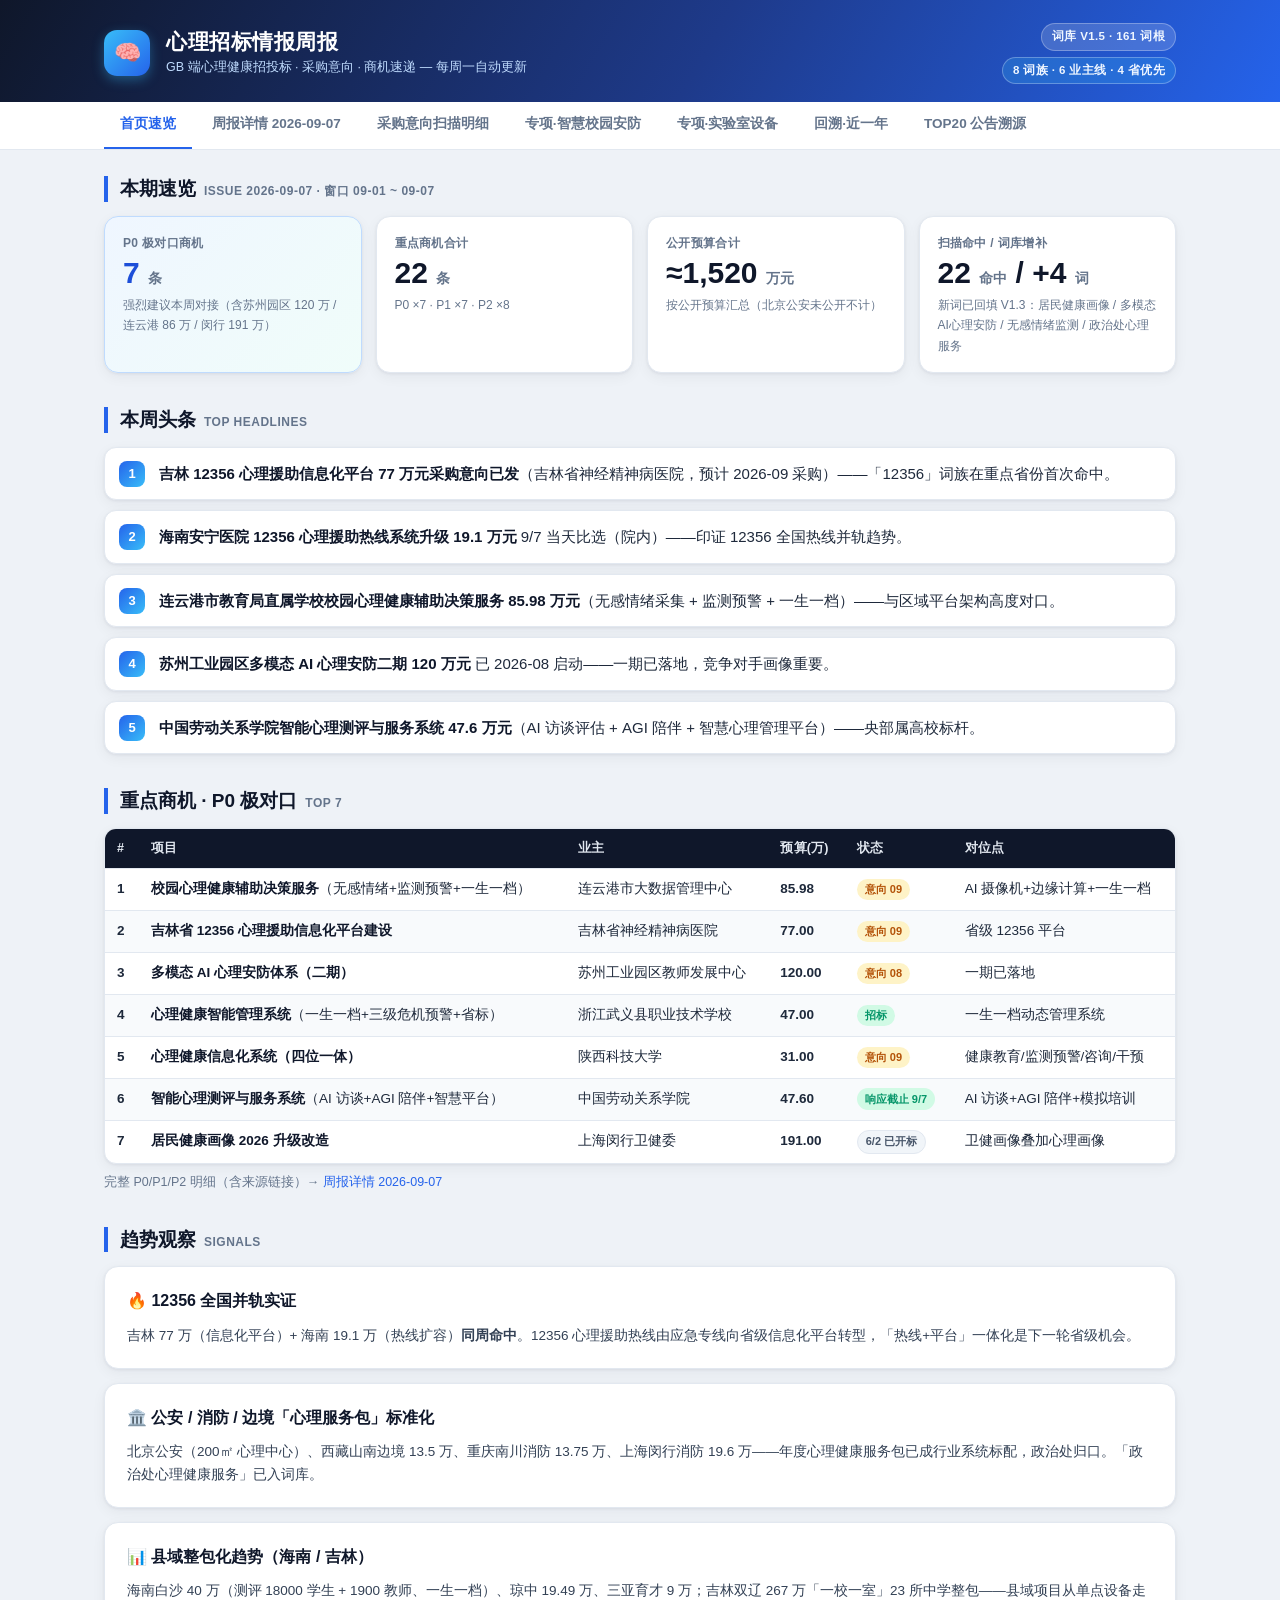
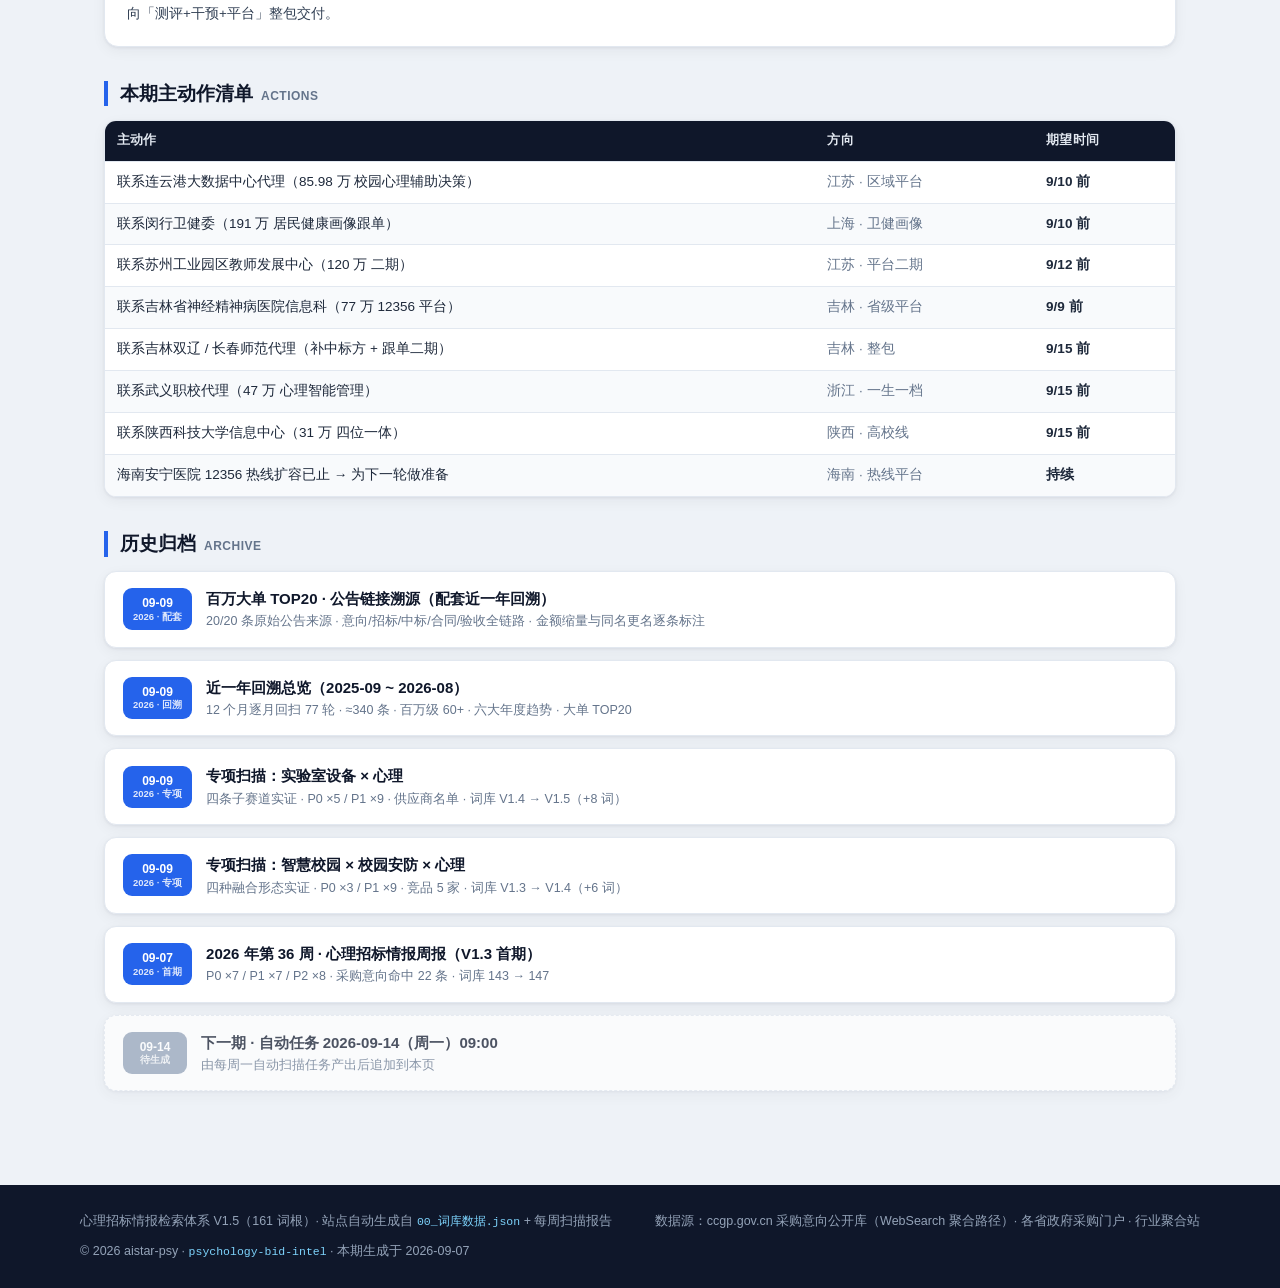
<file: index.html>
<!DOCTYPE html>
<html lang="zh-CN">
<head>
<meta charset="UTF-8">
<meta name="viewport" content="width=device-width, initial-scale=1.0">
<meta http-equiv="Cache-Control" content="no-cache, no-store, must-revalidate">
<meta http-equiv="Pragma" content="no-cache">
<title>心理招标情报周报 · 首页速览</title>
<meta name="description" content="心理招标情报周报站点：每周一自动扫描全国 GB 端心理健康招投标/采购意向，按省份优先级聚合 P0/P1/P2 商机。">
<link rel="stylesheet" href="assets/style.css?v=3">
</head>
<body>

<header class="topbar">
  <div class="topbar-inner">
    <div class="logo">🧠</div>
    <div>
      <h1>心理招标情报周报</h1>
      <div class="sub">GB 端心理健康招投标 · 采购意向 · 商机速递 — 每周一自动更新</div>
    </div>
    <div class="right">
      <span class="badge">词库 V1.5 · 161 词根</span><br>
      <span class="badge v">8 词族 · 6 业主线 · 4 省优先</span>
    </div>
  </div>
</header>

<nav class="subnav">
  <div class="inner">
    <a href="index.html" class="on">首页速览</a>
    <a href="2026-09-07.html">周报详情 2026-09-07</a>
    <a href="intents-2026-09-07.html">采购意向扫描明细</a>
    <a href="special-2026-09-09.html">专项·智慧校园安防</a>
    <a href="special-lab-2026-09-09.html">专项·实验室设备</a>
    <a href="annual-2025-2026.html">回溯·近一年</a>
    <a href="trace-top20-2025-2026.html">TOP20 公告溯源</a>
  </div>
</nav>

<main>

  <!-- 本期速览 -->
  <section>
    <h2 class="sec">本期速览<span class="en">ISSUE 2026-09-07 · 窗口 09-01 ~ 09-07</span></h2>
    <div class="kpis">
      <div class="kpi blue">
        <div class="k">P0 极对口商机</div>
        <div class="v">7 <small>条</small></div>
        <div class="d">强烈建议本周对接（含苏州园区 120 万 / 连云港 86 万 / 闵行 191 万）</div>
      </div>
      <div class="kpi">
        <div class="k">重点商机合计</div>
        <div class="v">22 <small>条</small></div>
        <div class="d">P0 ×7 · P1 ×7 · P2 ×8</div>
      </div>
      <div class="kpi">
        <div class="k">公开预算合计</div>
        <div class="v">≈1,520 <small>万元</small></div>
        <div class="d">按公开预算汇总（北京公安未公开不计）</div>
      </div>
      <div class="kpi">
        <div class="k">扫描命中 / 词库增补</div>
        <div class="v">22 <small>命中</small> / +4 <small>词</small></div>
        <div class="d">新词已回填 V1.3：居民健康画像 / 多模态AI心理安防 / 无感情绪监测 / 政治处心理服务</div>
      </div>
    </div>
  </section>

  <!-- 本周头条 -->
  <section>
    <h2 class="sec">本周头条<span class="en">TOP HEADLINES</span></h2>
    <ol class="tlist">
      <li><b>吉林 12356 心理援助信息化平台 77 万元采购意向已发</b>（吉林省神经精神病医院，预计 2026-09 采购）——「12356」词族在重点省份首次命中。</li>
      <li><b>海南安宁医院 12356 心理援助热线系统升级 19.1 万元</b> 9/7 当天比选（院内）——印证 12356 全国热线并轨趋势。</li>
      <li><b>连云港市教育局直属学校校园心理健康辅助决策服务 85.98 万元</b>（无感情绪采集 + 监测预警 + 一生一档）——与区域平台架构高度对口。</li>
      <li><b>苏州工业园区多模态 AI 心理安防二期 120 万元</b> 已 2026-08 启动——一期已落地，竞争对手画像重要。</li>
      <li><b>中国劳动关系学院智能心理测评与服务系统 47.6 万元</b>（AI 访谈评估 + AGI 陪伴 + 智慧心理管理平台）——央部属高校标杆。</li>
    </ol>
  </section>

  <!-- P0 速览 -->
  <section>
    <h2 class="sec">重点商机 · P0 极对口<span class="en">TOP 7</span></h2>
    <div class="tbl-wrap">
      <table>
        <thead><tr><th class="n">#</th><th>项目</th><th>业主</th><th>预算(万)</th><th>状态</th><th>对位点</th></tr></thead>
        <tbody>
          <tr><td class="num">1</td><td><b>校园心理健康辅助决策服务</b>（无感情绪+监测预警+一生一档）</td><td>连云港市大数据管理中心</td><td class="num">85.98</td><td><span class="tag a">意向 09</span></td><td>AI 摄像机+边缘计算+一生一档</td></tr>
          <tr><td class="num">2</td><td><b>吉林省 12356 心理援助信息化平台建设</b></td><td>吉林省神经精神病医院</td><td class="num">77.00</td><td><span class="tag a">意向 09</span></td><td>省级 12356 平台</td></tr>
          <tr><td class="num">3</td><td><b>多模态 AI 心理安防体系（二期）</b></td><td>苏州工业园区教师发展中心</td><td class="num">120.00</td><td><span class="tag a">意向 08</span></td><td>一期已落地</td></tr>
          <tr><td class="num">4</td><td><b>心理健康智能管理系统</b>（一生一档+三级危机预警+省标）</td><td>浙江武义县职业技术学校</td><td class="num">47.00</td><td><span class="tag w">招标</span></td><td>一生一档动态管理系统</td></tr>
          <tr><td class="num">5</td><td><b>心理健康信息化系统（四位一体）</b></td><td>陕西科技大学</td><td class="num">31.00</td><td><span class="tag a">意向 09</span></td><td>健康教育/监测预警/咨询/干预</td></tr>
          <tr><td class="num">6</td><td><b>智能心理测评与服务系统</b>（AI 访谈+AGI 陪伴+智慧平台）</td><td>中国劳动关系学院</td><td class="num">47.60</td><td><span class="tag w">响应截止 9/7</span></td><td>AI 访谈+AGI 陪伴+模拟培训</td></tr>
          <tr><td class="num">7</td><td><b>居民健康画像 2026 升级改造</b></td><td>上海闵行卫健委</td><td class="num">191.00</td><td><span class="tag p2">6/2 已开标</span></td><td>卫健画像叠加心理画像</td></tr>
        </tbody>
      </table>
    </div>
    <p style="font-size:12.5px;color:var(--muted);margin-top:8px">完整 P0/P1/P2 明细（含来源链接）→ <a href="2026-09-07.html">周报详情 2026-09-07</a></p>
  </section>

  <!-- 趋势观察 -->
  <section>
    <h2 class="sec">趋势观察<span class="en">SIGNALS</span></h2>
    <div class="card" style="margin-bottom:14px">
      <h3 style="margin-top:0">🔥 12356 全国并轨实证</h3>
      <p style="font-size:13.5px;color:#334155">吉林 77 万（信息化平台）+ 海南 19.1 万（热线扩容）<b>同周命中</b>。12356 心理援助热线由应急专线向省级信息化平台转型，「热线+平台」一体化是下一轮省级机会。</p>
    </div>
    <div class="card" style="margin-bottom:14px">
      <h3 style="margin-top:0">🏛️ 公安 / 消防 / 边境「心理服务包」标准化</h3>
      <p style="font-size:13.5px;color:#334155">北京公安（200㎡ 心理中心）、西藏山南边境 13.5 万、重庆南川消防 13.75 万、上海闵行消防 19.6 万——年度心理健康服务包已成行业系统标配，政治处归口。「政治处心理健康服务」已入词库。</p>
    </div>
    <div class="card">
      <h3 style="margin-top:0">📊 县域整包化趋势（海南 / 吉林）</h3>
      <p style="font-size:13.5px;color:#334155">海南白沙 40 万（测评 18000 学生 + 1900 教师、一生一档）、琼中 19.49 万、三亚育才 9 万；吉林双辽 267 万「一校一室」23 所中学整包——县域项目从单点设备走向「测评+干预+平台」整包交付。</p>
    </div>
  </section>

  <!-- 下周动作 -->
  <section>
    <h2 class="sec">本期主动作清单<span class="en">ACTIONS</span></h2>
    <div class="tbl-wrap">
      <table>
        <thead><tr><th>主动作</th><th>方向</th><th>期望时间</th></tr></thead>
        <tbody>
          <tr><td>联系连云港大数据中心代理（85.98 万 校园心理辅助决策）</td><td class="muted">江苏 · 区域平台</td><td class="num">9/10 前</td></tr>
          <tr><td>联系闵行卫健委（191 万 居民健康画像跟单）</td><td class="muted">上海 · 卫健画像</td><td class="num">9/10 前</td></tr>
          <tr><td>联系苏州工业园区教师发展中心（120 万 二期）</td><td class="muted">江苏 · 平台二期</td><td class="num">9/12 前</td></tr>
          <tr><td>联系吉林省神经精神病医院信息科（77 万 12356 平台）</td><td class="muted">吉林 · 省级平台</td><td class="num">9/9 前</td></tr>
          <tr><td>联系吉林双辽 / 长春师范代理（补中标方 + 跟单二期）</td><td class="muted">吉林 · 整包</td><td class="num">9/15 前</td></tr>
          <tr><td>联系武义职校代理（47 万 心理智能管理）</td><td class="muted">浙江 · 一生一档</td><td class="num">9/15 前</td></tr>
          <tr><td>联系陕西科技大学信息中心（31 万 四位一体）</td><td class="muted">陕西 · 高校线</td><td class="num">9/15 前</td></tr>
          <tr><td>海南安宁医院 12356 热线扩容已止 → 为下一轮做准备</td><td class="muted">海南 · 热线平台</td><td class="num">持续</td></tr>
        </tbody>
      </table>
    </div>
  </section>

  <!-- 历史归档 -->
  <section>
    <h2 class="sec">历史归档<span class="en">ARCHIVE</span></h2>
    <div class="archives">
      <a class="arc" href="trace-top20-2025-2026.html">
        <div class="date">09-09<small>2026 · 配套</small></div>
        <div>
          <div class="t">百万大单 TOP20 · 公告链接溯源（配套近一年回溯）</div>
          <div class="s">20/20 条原始公告来源 · 意向/招标/中标/合同/验收全链路 · 金额缩量与同名更名逐条标注</div>
        </div>
      </a>

      <a class="arc" href="annual-2025-2026.html">
        <div class="date">09-09<small>2026 · 回溯</small></div>
        <div>
          <div class="t">近一年回溯总览（2025-09 ~ 2026-08）</div>
          <div class="s">12 个月逐月回扫 77 轮 · ≈340 条 · 百万级 60+ · 六大年度趋势 · 大单 TOP20</div>
        </div>
      </a>

      <a class="arc" href="special-lab-2026-09-09.html">
        <div class="date">09-09<small>2026 · 专项</small></div>
        <div>
          <div class="t">专项扫描：实验室设备 × 心理</div>
          <div class="s">四条子赛道实证 · P0 ×5 / P1 ×9 · 供应商名单 · 词库 V1.4 → V1.5（+8 词）</div>
        </div>
      </a>
      <a class="arc" href="special-2026-09-09.html">
        <div class="date">09-09<small>2026 · 专项</small></div>
        <div>
          <div class="t">专项扫描：智慧校园 × 校园安防 × 心理</div>
          <div class="s">四种融合形态实证 · P0 ×3 / P1 ×9 · 竞品 5 家 · 词库 V1.3 → V1.4（+6 词）</div>
        </div>
      </a>
      <a class="arc" href="2026-09-07.html">
        <div class="date">09-07<small>2026 · 首期</small></div>
        <div>
          <div class="t">2026 年第 36 周 · 心理招标情报周报（V1.3 首期）</div>
          <div class="s">P0 ×7 / P1 ×7 / P2 ×8 · 采购意向命中 22 条 · 词库 143 → 147</div>
        </div>
      </a>
      <div class="arc soon">
        <div class="date">09-14<small>待生成</small></div>
        <div>
          <div class="t">下一期 · 自动任务 2026-09-14（周一）09:00</div>
          <div class="s">由每周一自动扫描任务产出后追加到本页</div>
        </div>
      </div>
    </div>
  </section>

</main>

<footer>
  <div class="inner">
    <div>心理招标情报检索体系 V1.5（161 词根）· 站点自动生成自 <code>00_词库数据.json</code> + 每周扫描报告</div>
    <div>数据源：ccgp.gov.cn 采购意向公开库（WebSearch 聚合路径）· 各省政府采购门户 · 行业聚合站</div>
    <div>© 2026 aistar-psy · <code>psychology-bid-intel</code> · 本期生成于 2026-09-07</div>
  </div>
</footer>

</body>
</html>
</file>
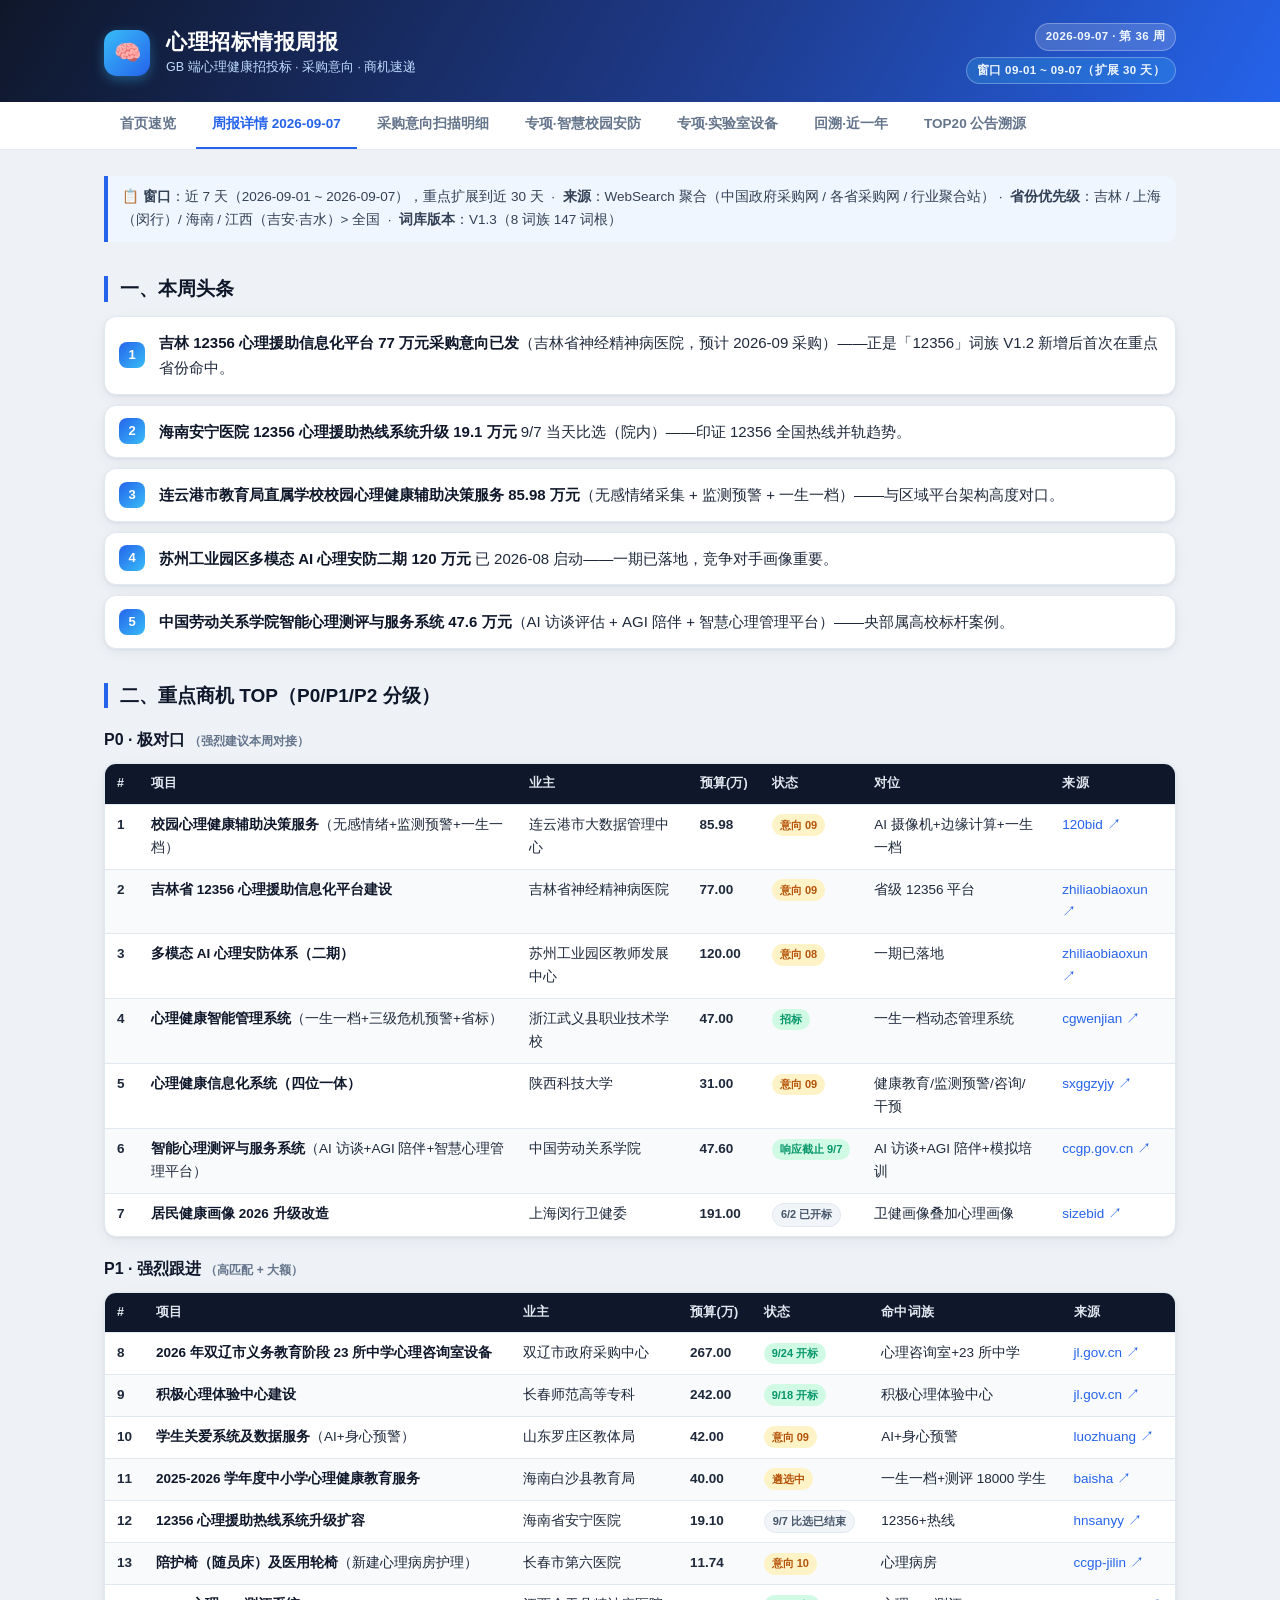
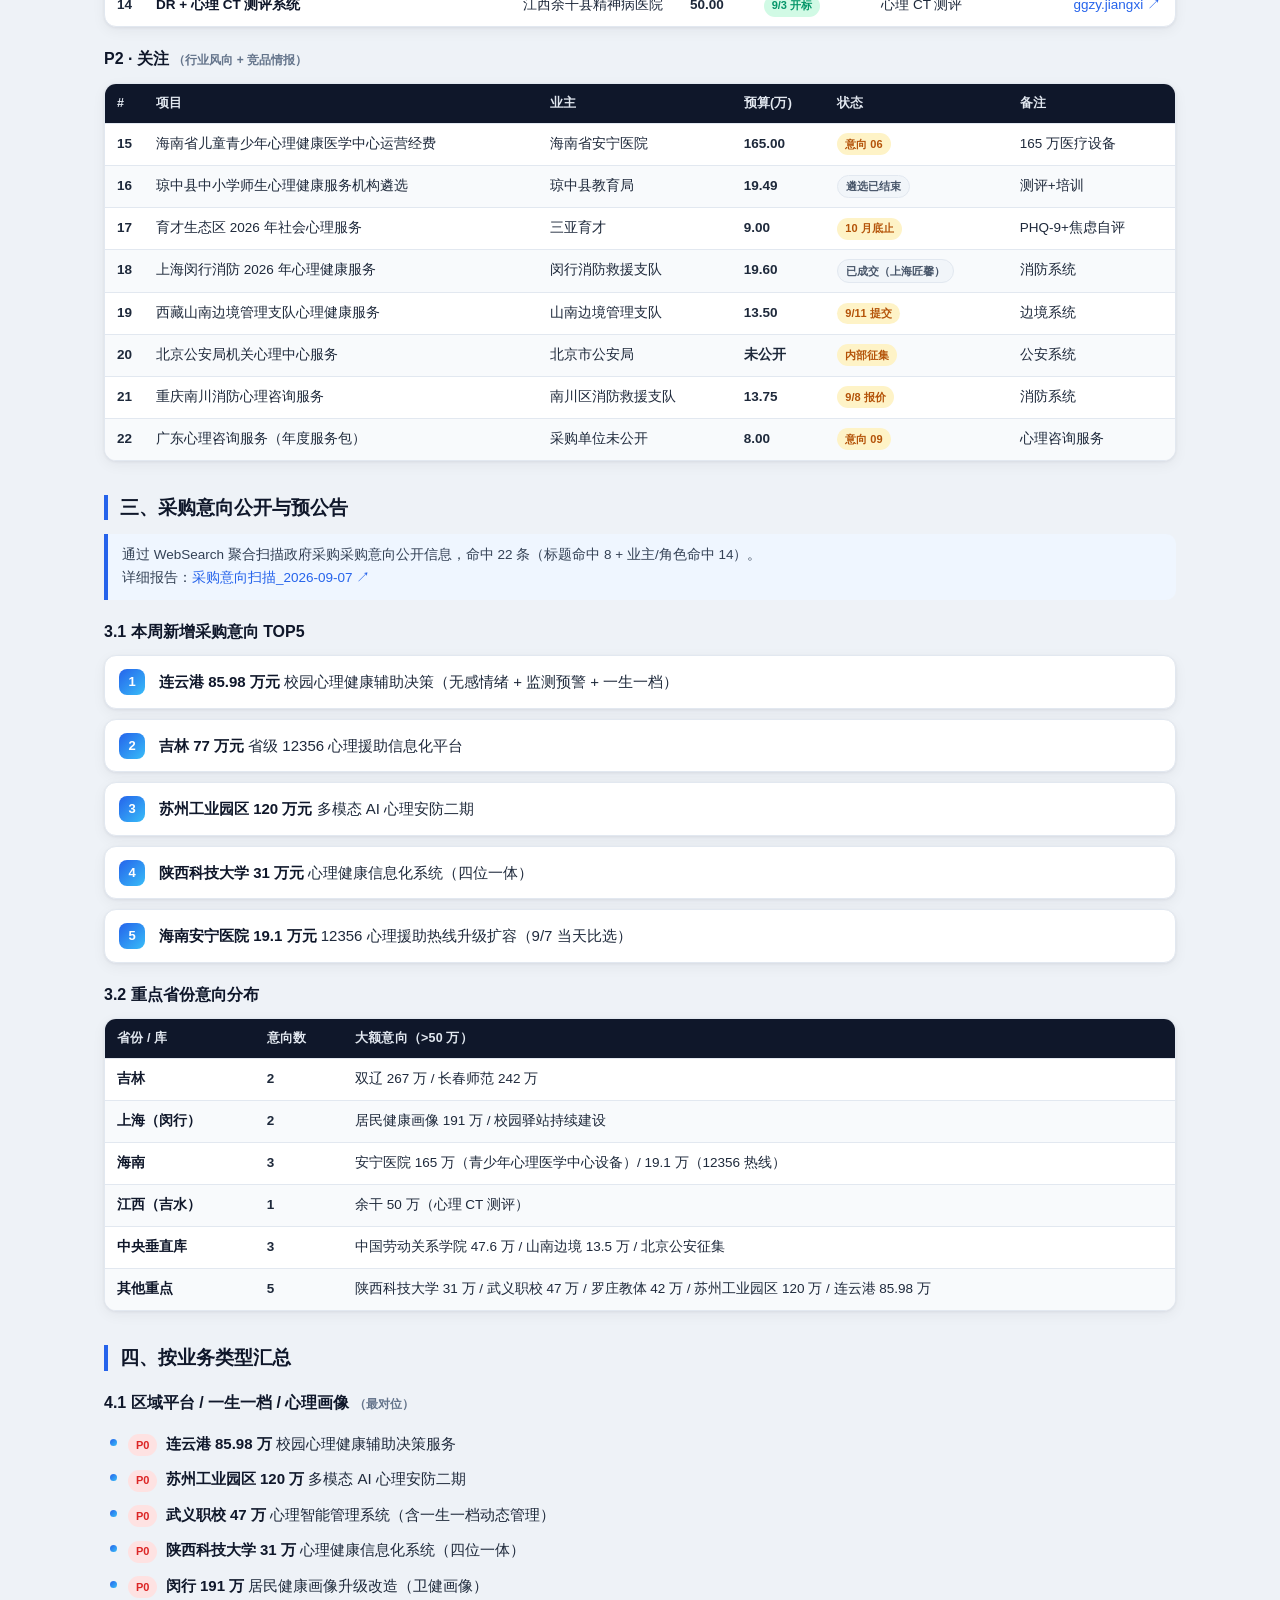
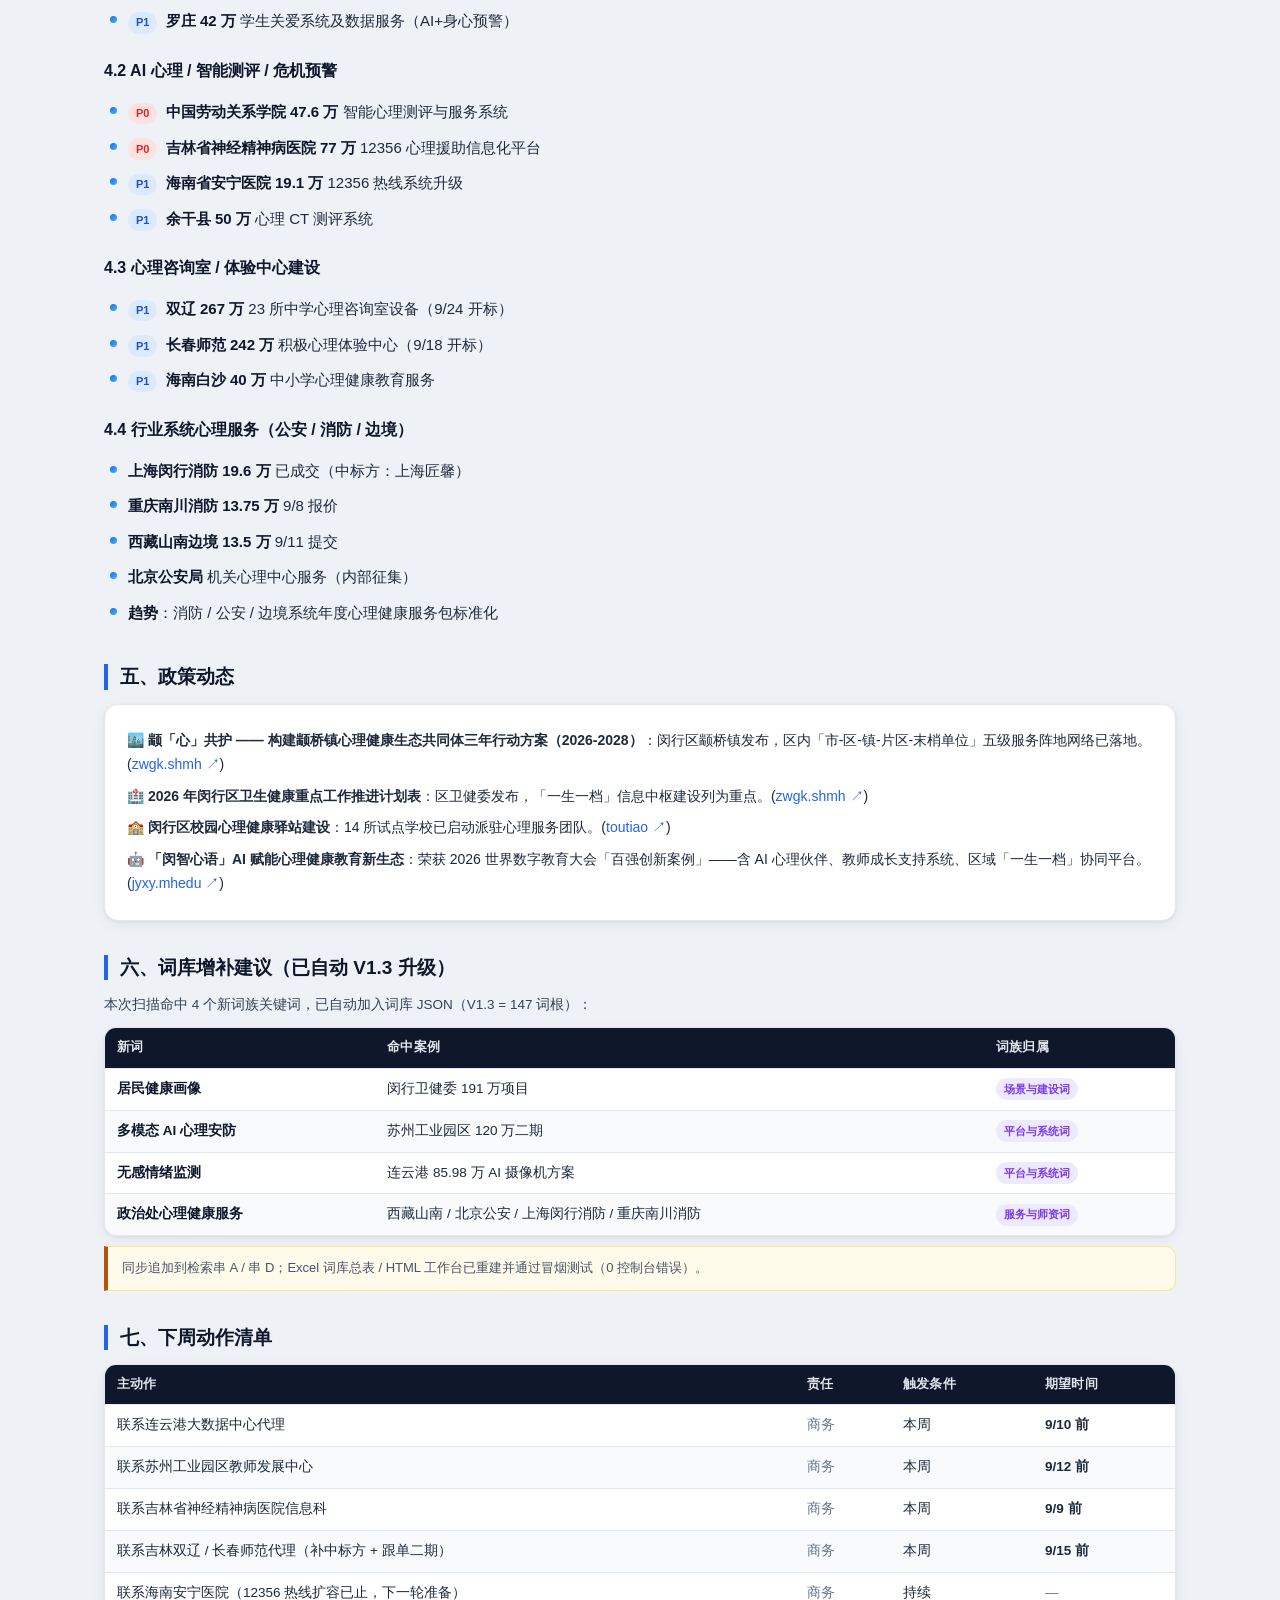
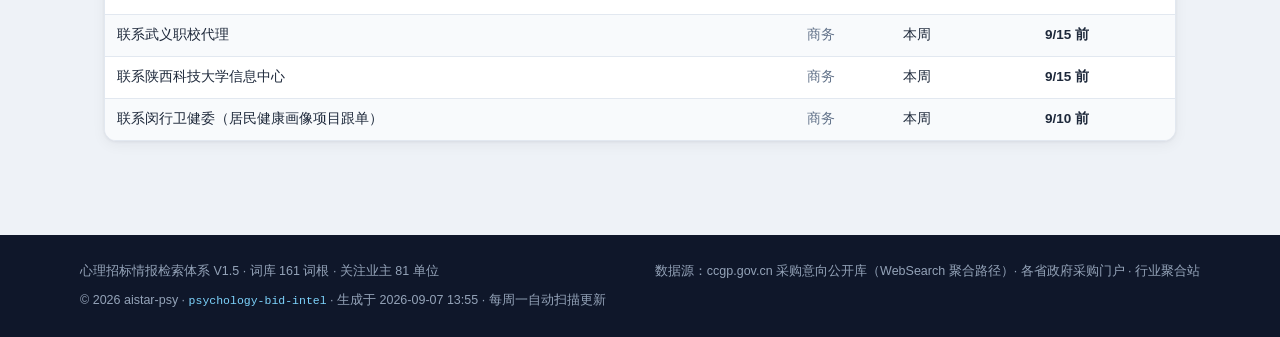
<file: 2026-09-07.html>
<!DOCTYPE html>
<html lang="zh-CN">
<head>
<meta charset="UTF-8">
<meta name="viewport" content="width=device-width, initial-scale=1.0">
<meta http-equiv="Cache-Control" content="no-cache, no-store, must-revalidate">
<meta http-equiv="Pragma" content="no-cache">
<title>心理招标情报周报 · 2026-09-07</title>
<meta name="description" content="心理招标情报周报 2026-09-07：重点商机 TOP 22 条、采购意向 TOP5、省份分布、业务类型汇总、政策动态、词库增补建议。">
<link rel="stylesheet" href="assets/style.css?v=3">
</head>
<body>

<header class="topbar">
  <div class="topbar-inner">
    <div class="logo">🧠</div>
    <div>
      <h1>心理招标情报周报</h1>
      <div class="sub">GB 端心理健康招投标 · 采购意向 · 商机速递</div>
    </div>
    <div class="right">
      <span class="badge">2026-09-07 · 第 36 周</span><br>
      <span class="badge v">窗口 09-01 ~ 09-07（扩展 30 天）</span>
    </div>
  </div>
</header>

<nav class="subnav">
  <div class="inner">
    <a href="index.html">首页速览</a>
    <a href="2026-09-07.html" class="on">周报详情 2026-09-07</a>
    <a href="intents-2026-09-07.html">采购意向扫描明细</a>
    <a href="special-2026-09-09.html">专项·智慧校园安防</a>
    <a href="special-lab-2026-09-09.html">专项·实验室设备</a>
    <a href="annual-2025-2026.html">回溯·近一年</a>
    <a href="trace-top20-2025-2026.html">TOP20 公告溯源</a>
  </div>
</nav>

<main>

  <section>
    <div class="lead">📋 <b>窗口</b>：近 7 天（2026-09-01 ~ 2026-09-07），重点扩展到近 30 天 &nbsp;·&nbsp; <b>来源</b>：WebSearch 聚合（中国政府采购网 / 各省采购网 / 行业聚合站）&nbsp;·&nbsp; <b>省份优先级</b>：吉林 / 上海（闵行）/ 海南 / 江西（吉安·吉水）&gt; 全国 &nbsp;·&nbsp; <b>词库版本</b>：V1.3（8 词族 147 词根）</div>
  </section>

  <!-- 一、本周头条 -->
  <section>
    <h2 class="sec">一、本周头条</h2>
    <ol class="tlist">
      <li><b>吉林 12356 心理援助信息化平台 77 万元采购意向已发</b>（吉林省神经精神病医院，预计 2026-09 采购）——正是「12356」词族 V1.2 新增后首次在重点省份命中。</li>
      <li><b>海南安宁医院 12356 心理援助热线系统升级 19.1 万元</b> 9/7 当天比选（院内）——印证 12356 全国热线并轨趋势。</li>
      <li><b>连云港市教育局直属学校校园心理健康辅助决策服务 85.98 万元</b>（无感情绪采集 + 监测预警 + 一生一档）——与区域平台架构高度对口。</li>
      <li><b>苏州工业园区多模态 AI 心理安防二期 120 万元</b> 已 2026-08 启动——一期已落地，竞争对手画像重要。</li>
      <li><b>中国劳动关系学院智能心理测评与服务系统 47.6 万元</b>（AI 访谈评估 + AGI 陪伴 + 智慧心理管理平台）——央部属高校标杆案例。</li>
    </ol>
  </section>

  <!-- 二、重点商机 TOP -->
  <section>
    <h2 class="sec">二、重点商机 TOP（P0/P1/P2 分级）</h2>

    <h3>P0 · 极对口 <span style="font-weight:600;font-size:12px;color:var(--muted)">（强烈建议本周对接）</span></h3>
    <div class="tbl-wrap">
      <table>
        <thead><tr><th class="n">#</th><th>项目</th><th>业主</th><th>预算(万)</th><th>状态</th><th>对位</th><th>来源</th></tr></thead>
        <tbody>
          <tr><td class="num">1</td><td><b>校园心理健康辅助决策服务</b>（无感情绪+监测预警+一生一档）</td><td>连云港市大数据管理中心</td><td class="num">85.98</td><td><span class="tag a">意向 09</span></td><td>AI 摄像机+边缘计算+一生一档</td><td><a href="https://www.120bid.com/view/478/T_Z-258BLRKCxEZffJil.html" target="_blank">120bid ↗</a></td></tr>
          <tr><td class="num">2</td><td><b>吉林省 12356 心理援助信息化平台建设</b></td><td>吉林省神经精神病医院</td><td class="num">77.00</td><td><span class="tag a">意向 09</span></td><td>省级 12356 平台</td><td><a href="https://www.zhiliaobiaoxun.cn/detail/597123099b1FF2E6569c.html" target="_blank">zhiliaobiaoxun ↗</a></td></tr>
          <tr><td class="num">3</td><td><b>多模态 AI 心理安防体系（二期）</b></td><td>苏州工业园区教师发展中心</td><td class="num">120.00</td><td><span class="tag a">意向 08</span></td><td>一期已落地</td><td><a href="https://js.zhiliaobiaoxun.com/article/106508987" target="_blank">zhiliaobiaoxun ↗</a></td></tr>
          <tr><td class="num">4</td><td><b>心理健康智能管理系统</b>（一生一档+三级危机预警+省标）</td><td>浙江武义县职业技术学校</td><td class="num">47.00</td><td><span class="tag w">招标</span></td><td>一生一档动态管理系统</td><td><a href="https://www.cgwenjian.cn/view/file/202608190001697517" target="_blank">cgwenjian ↗</a></td></tr>
          <tr><td class="num">5</td><td><b>心理健康信息化系统（四位一体）</b></td><td>陕西科技大学</td><td class="num">31.00</td><td><span class="tag a">意向 09</span></td><td>健康教育/监测预警/咨询/干预</td><td><a href="https://www.sxggzyjy.cn/jydt/001001/001001004/001001004006/20260804/8a69c88f9fae9ac6019fc55a78bd107a.html" target="_blank">sxggzyjy ↗</a></td></tr>
          <tr><td class="num">6</td><td><b>智能心理测评与服务系统</b>（AI 访谈+AGI 陪伴+智慧心理管理平台）</td><td>中国劳动关系学院</td><td class="num">47.60</td><td><span class="tag w">响应截止 9/7</span></td><td>AI 访谈+AGI 陪伴+模拟培训</td><td><a href="https://www.ccgp.gov.cn/cggg/zygg/jzxcs/202608/t20260820_27175299.htm" target="_blank">ccgp.gov.cn ↗</a></td></tr>
          <tr><td class="num">7</td><td><b>居民健康画像 2026 升级改造</b></td><td>上海闵行卫健委</td><td class="num">191.00</td><td><span class="tag p2">6/2 已开标</span></td><td>卫健画像叠加心理画像</td><td><a href="http://www.sizebid.com/002/shanghai/shanghai/2026/30366d7232bd1d5d2c801f52d79c997e.html" target="_blank">sizebid ↗</a></td></tr>
        </tbody>
      </table>
    </div>

    <h3>P1 · 强烈跟进 <span style="font-weight:600;font-size:12px;color:var(--muted)">（高匹配 + 大额）</span></h3>
    <div class="tbl-wrap">
      <table>
        <thead><tr><th class="n">#</th><th>项目</th><th>业主</th><th>预算(万)</th><th>状态</th><th>命中词族</th><th>来源</th></tr></thead>
        <tbody>
          <tr><td class="num">8</td><td><b>2026 年双辽市义务教育阶段 23 所中学心理咨询室设备</b></td><td>双辽市政府采购中心</td><td class="num">267.00</td><td><span class="tag w">9/24 开标</span></td><td>心理咨询室+23 所中学</td><td><a href="https://www.jl.gov.cn/ggzy/zfcg/cggg/202609/t20260903_9698455.html" target="_blank">jl.gov.cn ↗</a></td></tr>
          <tr><td class="num">9</td><td><b>积极心理体验中心建设</b></td><td>长春师范高等专科</td><td class="num">242.00</td><td><span class="tag w">9/18 开标</span></td><td>积极心理体验中心</td><td><a href="https://www.jl.gov.cn/ggzy/zfcg/cggg/202608/t20260812_9680676.html" target="_blank">jl.gov.cn ↗</a></td></tr>
          <tr><td class="num">10</td><td><b>学生关爱系统及数据服务</b>（AI+身心预警）</td><td>山东罗庄区教体局</td><td class="num">42.00</td><td><span class="tag a">意向 09</span></td><td>AI+身心预警</td><td><a href="http://www.luozhuang.gov.cn/2022cg/cgcontent.jsp?id=MzI0MQ==&amp;urltype=tree.TreeTempUrl&amp;wbtreeid=6675" target="_blank">luozhuang ↗</a></td></tr>
          <tr><td class="num">11</td><td><b>2025-2026 学年度中小学心理健康教育服务</b></td><td>海南白沙县教育局</td><td class="num">40.00</td><td><span class="tag a">遴选中</span></td><td>一生一档+测评 18000 学生</td><td><a href="https://baisha.hainan.gov.cn/baisha/zfxxgkzl/xgbmzfxxgk/bsxjyj/gkml/202511/t20251117_3972531.html" target="_blank">baisha ↗</a></td></tr>
          <tr><td class="num">12</td><td><b>12356 心理援助热线系统升级扩容</b></td><td>海南省安宁医院</td><td class="num">19.10</td><td><span class="tag p2">9/7 比选已结束</span></td><td>12356+热线</td><td><a href="https://www.hnsanyy.com/news/show-10255.html" target="_blank">hnsanyy ↗</a></td></tr>
          <tr><td class="num">13</td><td><b>陪护椅（随员床）及医用轮椅</b>（新建心理病房护理）</td><td>长春市第六医院</td><td class="num">11.74</td><td><span class="tag a">意向 10</span></td><td>心理病房</td><td><a href="http://www.ccgp-jilin.gov.cn/site/detail?parentId=550068&amp;articleId=Lf1fq0oeLKmx401c//pZIw==" target="_blank">ccgp-jilin ↗</a></td></tr>
          <tr><td class="num">14</td><td><b>DR + 心理 CT 测评系统</b></td><td>江西余干县精神病医院</td><td class="num">50.00</td><td><span class="tag w">9/3 开标</span></td><td>心理 CT 测评</td><td><a href="https://ggzy.jiangxi.gov.cn/jyxx/002006/002006001/20260825/fde3e27f-d4d3-413f-a230-a2056f364ef8.html" target="_blank">ggzy.jiangxi ↗</a></td></tr>
        </tbody>
      </table>
    </div>

    <h3>P2 · 关注 <span style="font-weight:600;font-size:12px;color:var(--muted)">（行业风向 + 竞品情报）</span></h3>
    <div class="tbl-wrap">
      <table>
        <thead><tr><th class="n">#</th><th>项目</th><th>业主</th><th>预算(万)</th><th>状态</th><th>备注</th></tr></thead>
        <tbody>
          <tr><td class="num">15</td><td>海南省儿童青少年心理健康医学中心运营经费</td><td>海南省安宁医院</td><td class="num">165.00</td><td><span class="tag a">意向 06</span></td><td>165 万医疗设备</td></tr>
          <tr><td class="num">16</td><td>琼中县中小学师生心理健康服务机构遴选</td><td>琼中县教育局</td><td class="num">19.49</td><td><span class="tag p2">遴选已结束</span></td><td>测评+培训</td></tr>
          <tr><td class="num">17</td><td>育才生态区 2026 年社会心理服务</td><td>三亚育才</td><td class="num">9.00</td><td><span class="tag a">10 月底止</span></td><td>PHQ-9+焦虑自评</td></tr>
          <tr><td class="num">18</td><td>上海闵行消防 2026 年心理健康服务</td><td>闵行消防救援支队</td><td class="num">19.60</td><td><span class="tag p2">已成交（上海匠馨）</span></td><td>消防系统</td></tr>
          <tr><td class="num">19</td><td>西藏山南边境管理支队心理健康服务</td><td>山南边境管理支队</td><td class="num">13.50</td><td><span class="tag a">9/11 提交</span></td><td>边境系统</td></tr>
          <tr><td class="num">20</td><td>北京公安局机关心理中心服务</td><td>北京市公安局</td><td class="num">未公开</td><td><span class="tag a">内部征集</span></td><td>公安系统</td></tr>
          <tr><td class="num">21</td><td>重庆南川消防心理咨询服务</td><td>南川区消防救援支队</td><td class="num">13.75</td><td><span class="tag a">9/8 报价</span></td><td>消防系统</td></tr>
          <tr><td class="num">22</td><td>广东心理咨询服务（年度服务包）</td><td>采购单位未公开</td><td class="num">8.00</td><td><span class="tag a">意向 09</span></td><td>心理咨询服务</td></tr>
        </tbody>
      </table>
    </div>
  </section>

  <!-- 三、采购意向公开与预公告 -->
  <section>
    <h2 class="sec">三、采购意向公开与预公告</h2>
    <div class="lead">通过 WebSearch 聚合扫描政府采购采购意向公开信息，命中 22 条（标题命中 8 + 业主/角色命中 14）。<br>详细报告：<a href="intents-2026-09-07.html">采购意向扫描_2026-09-07 ↗</a></div>

    <h3>3.1 本周新增采购意向 TOP5</h3>
    <ol class="tlist">
      <li><b>连云港 85.98 万元</b> 校园心理健康辅助决策（无感情绪 + 监测预警 + 一生一档）</li>
      <li><b>吉林 77 万元</b> 省级 12356 心理援助信息化平台</li>
      <li><b>苏州工业园区 120 万元</b> 多模态 AI 心理安防二期</li>
      <li><b>陕西科技大学 31 万元</b> 心理健康信息化系统（四位一体）</li>
      <li><b>海南安宁医院 19.1 万元</b> 12356 心理援助热线升级扩容（9/7 当天比选）</li>
    </ol>

    <h3>3.2 重点省份意向分布</h3>
    <div class="tbl-wrap">
      <table>
        <thead><tr><th>省份 / 库</th><th>意向数</th><th>大额意向（&gt;50 万）</th></tr></thead>
        <tbody>
          <tr><td><b>吉林</b></td><td class="num">2</td><td>双辽 267 万 / 长春师范 242 万</td></tr>
          <tr><td><b>上海（闵行）</b></td><td class="num">2</td><td>居民健康画像 191 万 / 校园驿站持续建设</td></tr>
          <tr><td><b>海南</b></td><td class="num">3</td><td>安宁医院 165 万（青少年心理医学中心设备）/ 19.1 万（12356 热线）</td></tr>
          <tr><td><b>江西（吉水）</b></td><td class="num">1</td><td>余干 50 万（心理 CT 测评）</td></tr>
          <tr><td><b>中央垂直库</b></td><td class="num">3</td><td>中国劳动关系学院 47.6 万 / 山南边境 13.5 万 / 北京公安征集</td></tr>
          <tr><td><b>其他重点</b></td><td class="num">5</td><td>陕西科技大学 31 万 / 武义职校 47 万 / 罗庄教体 42 万 / 苏州工业园区 120 万 / 连云港 85.98 万</td></tr>
        </tbody>
      </table>
    </div>
  </section>

  <!-- 四、按业务类型汇总 -->
  <section>
    <h2 class="sec">四、按业务类型汇总</h2>

    <h3>4.1 区域平台 / 一生一档 / 心理画像 <span style="font-size:12px;color:var(--muted)">（最对位）</span></h3>
    <ul class="dots">
      <li><span class="tag p0">P0</span> &nbsp;<b>连云港 85.98 万</b> 校园心理健康辅助决策服务</li>
      <li><span class="tag p0">P0</span> &nbsp;<b>苏州工业园区 120 万</b> 多模态 AI 心理安防二期</li>
      <li><span class="tag p0">P0</span> &nbsp;<b>武义职校 47 万</b> 心理智能管理系统（含一生一档动态管理）</li>
      <li><span class="tag p0">P0</span> &nbsp;<b>陕西科技大学 31 万</b> 心理健康信息化系统（四位一体）</li>
      <li><span class="tag p0">P0</span> &nbsp;<b>闵行 191 万</b> 居民健康画像升级改造（卫健画像）</li>
      <li><span class="tag p1">P1</span> &nbsp;<b>罗庄 42 万</b> 学生关爱系统及数据服务（AI+身心预警）</li>
    </ul>

    <h3>4.2 AI 心理 / 智能测评 / 危机预警</h3>
    <ul class="dots">
      <li><span class="tag p0">P0</span> &nbsp;<b>中国劳动关系学院 47.6 万</b> 智能心理测评与服务系统</li>
      <li><span class="tag p0">P0</span> &nbsp;<b>吉林省神经精神病医院 77 万</b> 12356 心理援助信息化平台</li>
      <li><span class="tag p1">P1</span> &nbsp;<b>海南省安宁医院 19.1 万</b> 12356 热线系统升级</li>
      <li><span class="tag p1">P1</span> &nbsp;<b>余干县 50 万</b> 心理 CT 测评系统</li>
    </ul>

    <h3>4.3 心理咨询室 / 体验中心建设</h3>
    <ul class="dots">
      <li><span class="tag p1">P1</span> &nbsp;<b>双辽 267 万</b> 23 所中学心理咨询室设备（9/24 开标）</li>
      <li><span class="tag p1">P1</span> &nbsp;<b>长春师范 242 万</b> 积极心理体验中心（9/18 开标）</li>
      <li><span class="tag p1">P1</span> &nbsp;<b>海南白沙 40 万</b> 中小学心理健康教育服务</li>
    </ul>

    <h3>4.4 行业系统心理服务（公安 / 消防 / 边境）</h3>
    <ul class="dots">
      <li><b>上海闵行消防 19.6 万</b> 已成交（中标方：上海匠馨）</li>
      <li><b>重庆南川消防 13.75 万</b> 9/8 报价</li>
      <li><b>西藏山南边境 13.5 万</b> 9/11 提交</li>
      <li><b>北京公安局</b> 机关心理中心服务（内部征集）</li>
      <li><b>趋势</b>：消防 / 公安 / 边境系统年度心理健康服务包标准化</li>
    </ul>
  </section>

  <!-- 五、政策动态 -->
  <section>
    <h2 class="sec">五、政策动态</h2>
    <div class="card">
      <ul class="plain" style="font-size:14px">
        <li>🏙️ <b>颛「心」共护 —— 构建颛桥镇心理健康生态共同体三年行动方案（2026-2028）</b>：闵行区颛桥镇发布，区内「市-区-镇-片区-末梢单位」五级服务阵地网络已落地。<span class="muted">(<a href="https://zwgk.shmh.gov.cn/mh-xxgk-cms/website/mh_xxgk/zdjc_caqw/content/78f93dc0-3ed3-4637-80d0-d07adac8776f.htm" target="_blank">zwgk.shmh ↗</a>)</span></li>
        <li>🏥 <b>2026 年闵行区卫生健康重点工作推进计划表</b>：区卫健委发布，「一生一档」信息中枢建设列为重点。<span class="muted">(<a href="https://zwgk.shmh.gov.cn/mh-xxgk-cms/website/mh_xxgk/gzfw_jbylws/content/415405e7-e4f5-4a1a-95d2-5ea5f1f058f8.htm" target="_blank">zwgk.shmh ↗</a>)</span></li>
        <li>🏫 <b>闵行区校园心理健康驿站建设</b>：14 所试点学校已启动派驻心理服务团队。<span class="muted">(<a href="https://www.toutiao.com/article/7642385293181469210" target="_blank">toutiao ↗</a>)</span></li>
        <li>🤖 <b>「闵智心语」AI 赋能心理健康教育新生态</b>：荣获 2026 世界数字教育大会「百强创新案例」——含 AI 心理伙伴、教师成长支持系统、区域「一生一档」协同平台。<span class="muted">(<a href="https://jyxy.mhedu.sh.cn/extranet/web/index/index!infoMove.action?id=ff8080819e2e69b5019e733fe0a30711" target="_blank">jyxy.mhedu ↗</a>)</span></li>
      </ul>
    </div>
  </section>

  <!-- 六、词库增补建议 -->
  <section>
    <h2 class="sec">六、词库增补建议（已自动 V1.3 升级）</h2>
    <p style="font-size:13.5px;color:#334155;margin-bottom:10px">本次扫描命中 4 个新词族关键词，已自动加入词库 JSON（V1.3 = 147 词根）：</p>
    <div class="tbl-wrap">
      <table>
        <thead><tr><th>新词</th><th>命中案例</th><th>词族归属</th></tr></thead>
        <tbody>
          <tr><td><b>居民健康画像</b></td><td>闵行卫健委 191 万项目</td><td><span class="tag b">场景与建设词</span></td></tr>
          <tr><td><b>多模态 AI 心理安防</b></td><td>苏州工业园区 120 万二期</td><td><span class="tag b">平台与系统词</span></td></tr>
          <tr><td><b>无感情绪监测</b></td><td>连云港 85.98 万 AI 摄像机方案</td><td><span class="tag b">平台与系统词</span></td></tr>
          <tr><td><b>政治处心理健康服务</b></td><td>西藏山南 / 北京公安 / 上海闵行消防 / 重庆南川消防</td><td><span class="tag b">服务与师资词</span></td></tr>
        </tbody>
      </table>
    </div>
    <p class="note">同步追加到检索串 A / 串 D；Excel 词库总表 / HTML 工作台已重建并通过冒烟测试（0 控制台错误）。</p>
  </section>

  <!-- 七、下周动作清单 -->
  <section>
    <h2 class="sec">七、下周动作清单</h2>
    <div class="tbl-wrap">
      <table>
        <thead><tr><th>主动作</th><th>责任</th><th>触发条件</th><th>期望时间</th></tr></thead>
        <tbody>
          <tr><td>联系连云港大数据中心代理</td><td class="muted">商务</td><td>本周</td><td class="num">9/10 前</td></tr>
          <tr><td>联系苏州工业园区教师发展中心</td><td class="muted">商务</td><td>本周</td><td class="num">9/12 前</td></tr>
          <tr><td>联系吉林省神经精神病医院信息科</td><td class="muted">商务</td><td>本周</td><td class="num">9/9 前</td></tr>
          <tr><td>联系吉林双辽 / 长春师范代理（补中标方 + 跟单二期）</td><td class="muted">商务</td><td>本周</td><td class="num">9/15 前</td></tr>
          <tr><td>联系海南安宁医院（12356 热线扩容已止，下一轮准备）</td><td class="muted">商务</td><td>持续</td><td class="muted">—</td></tr>
          <tr><td>联系武义职校代理</td><td class="muted">商务</td><td>本周</td><td class="num">9/15 前</td></tr>
          <tr><td>联系陕西科技大学信息中心</td><td class="muted">商务</td><td>本周</td><td class="num">9/15 前</td></tr>
          <tr><td>联系闵行卫健委（居民健康画像项目跟单）</td><td class="muted">商务</td><td>本周</td><td class="num">9/10 前</td></tr>
        </tbody>
      </table>
    </div>
  </section>

</main>

<footer>
  <div class="inner">
    <div>心理招标情报检索体系 V1.5 · 词库 161 词根 · 关注业主 81 单位</div>
    <div>数据源：ccgp.gov.cn 采购意向公开库（WebSearch 聚合路径）· 各省政府采购门户 · 行业聚合站</div>
    <div>© 2026 aistar-psy · <code>psychology-bid-intel</code> · 生成于 2026-09-07 13:55 · 每周一自动扫描更新</div>
  </div>
</footer>

</body>
</html>
</file>
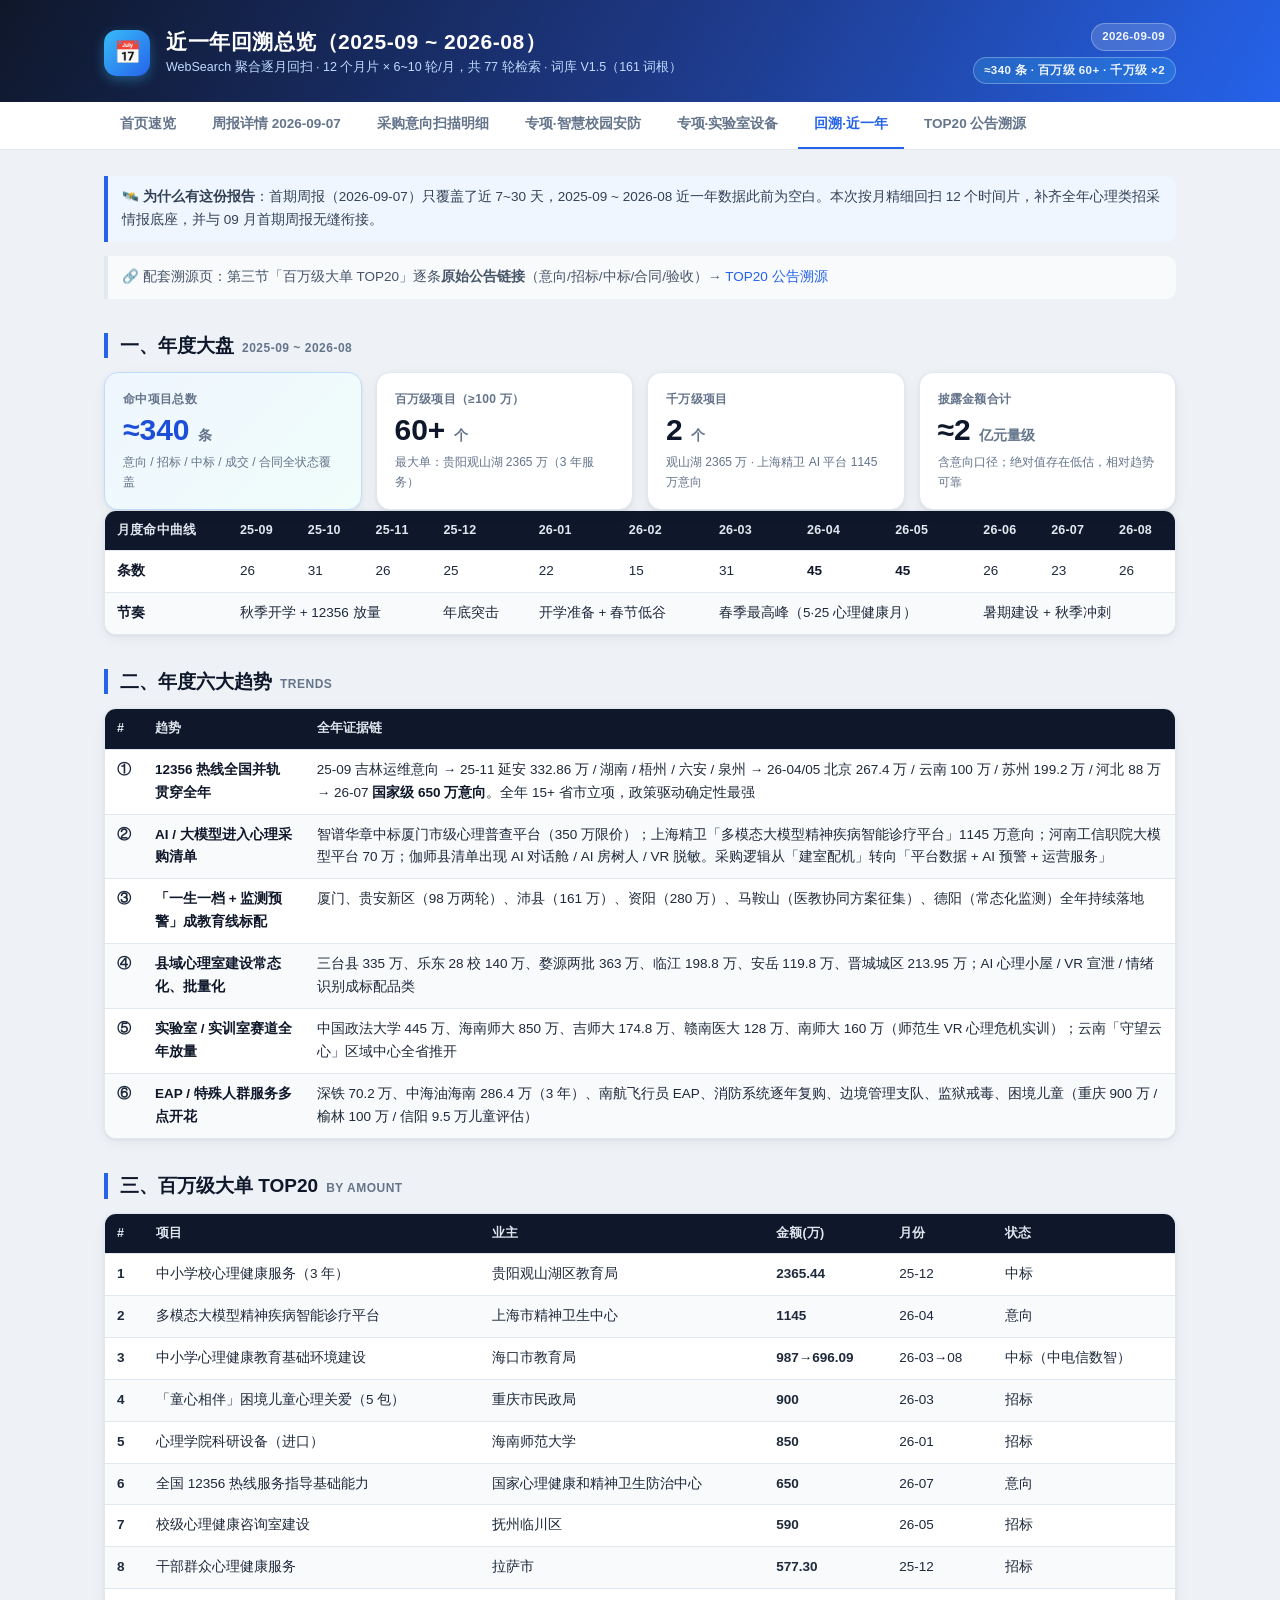
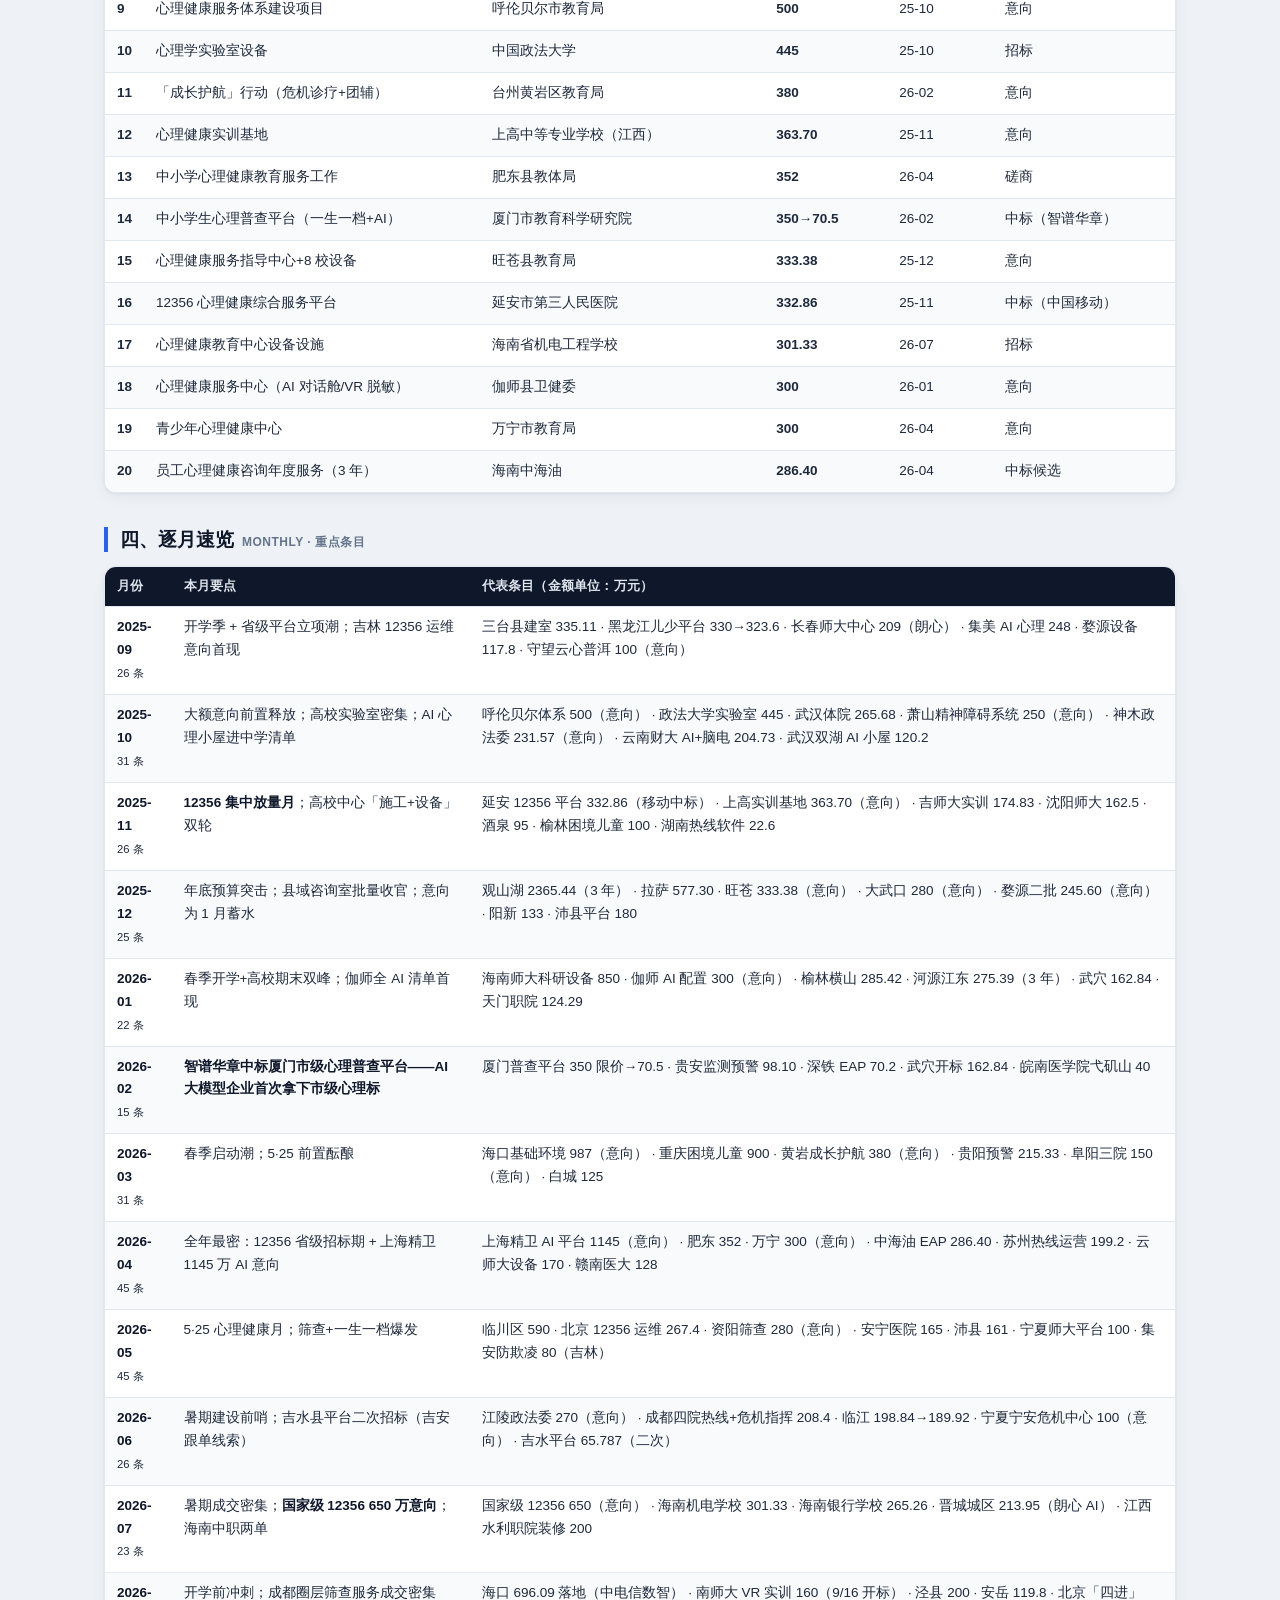
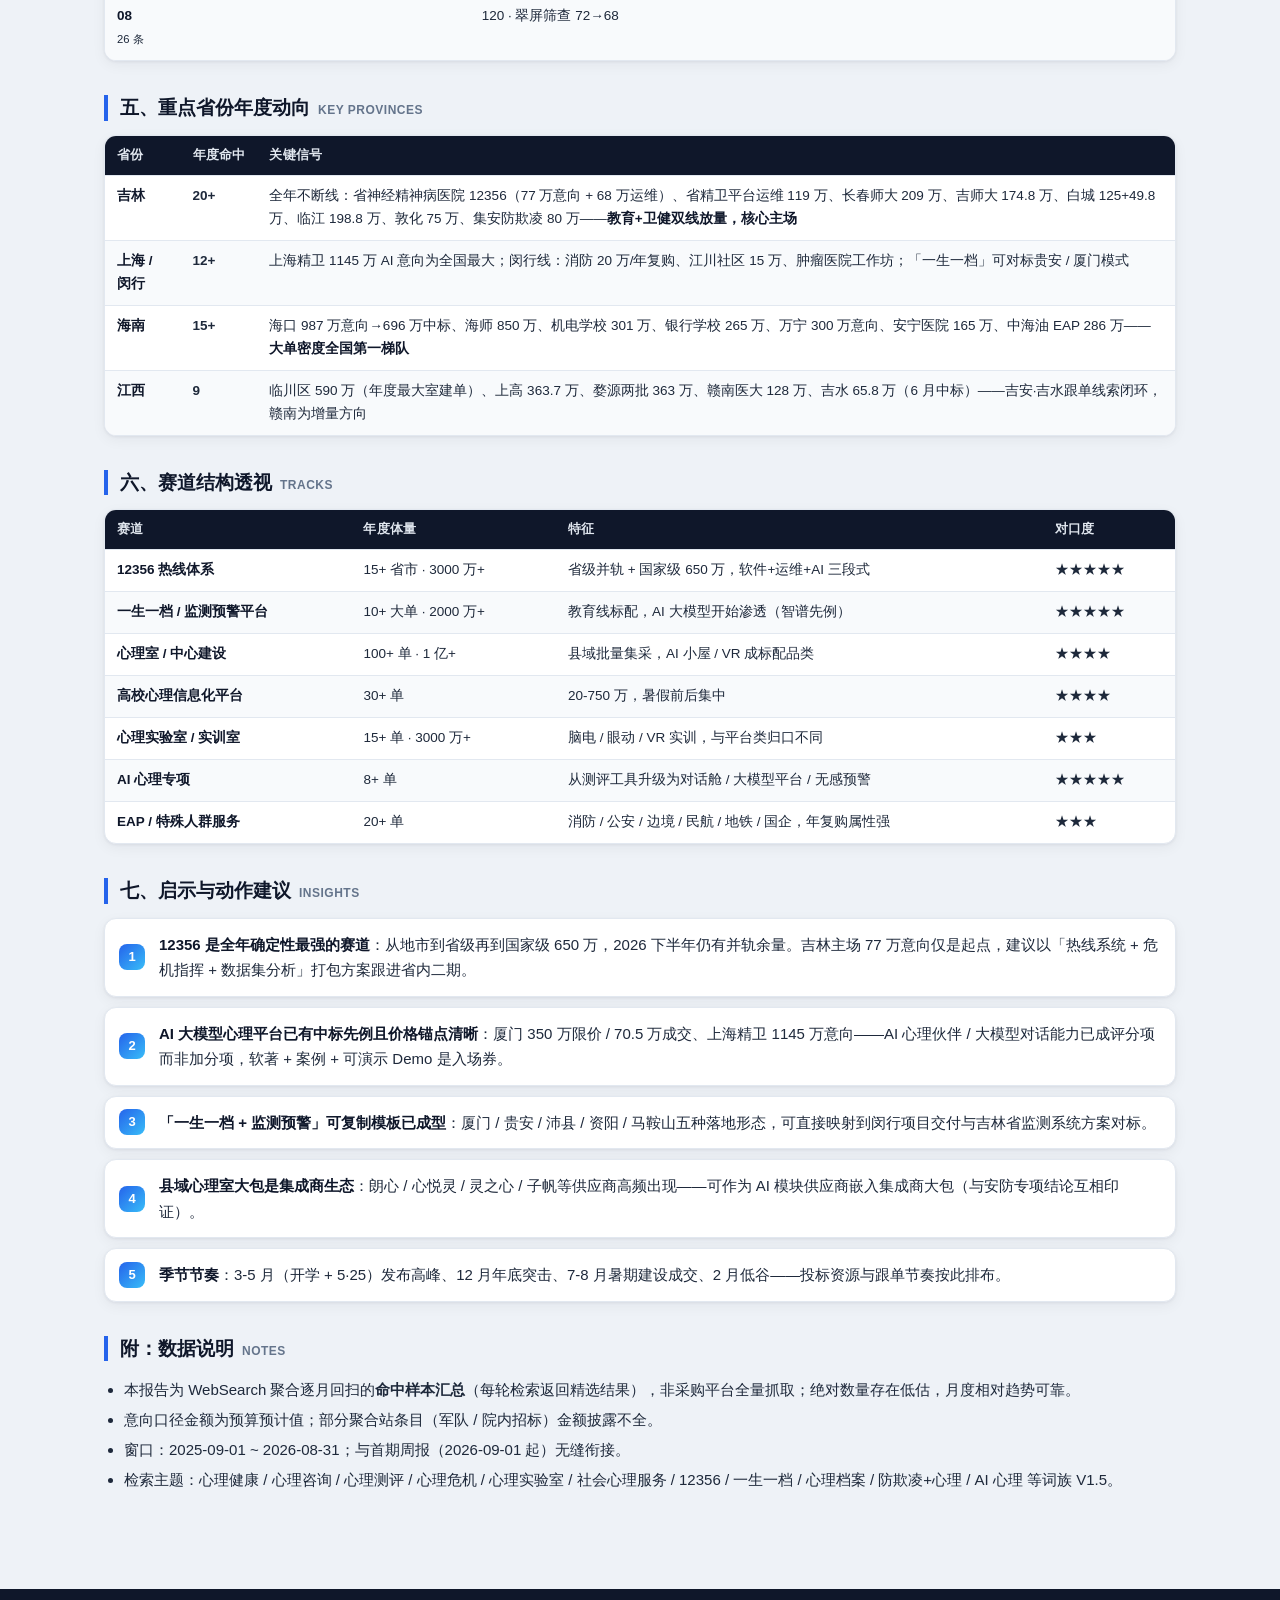
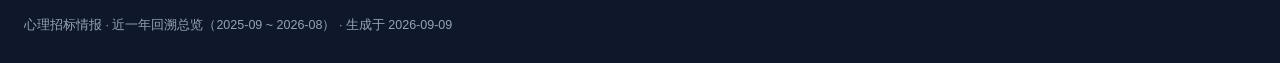
<file: annual-2025-2026.html>
<!DOCTYPE html>
<html lang="zh-CN">
<head>
<meta charset="UTF-8">
<meta name="viewport" content="width=device-width, initial-scale=1.0">
<meta http-equiv="Cache-Control" content="no-cache, no-store, must-revalidate">
<meta http-equiv="Pragma" content="no-cache">
<title>近一年回溯总览 2025-09 ~ 2026-08 · 心理招标情报</title>
<meta name="description" content="心理类政府采购近一年回溯扫描（2025-09 ~ 2026-08）：12 个月逐月回扫、约 340 条命中、60+ 百万级项目、六大年度趋势、百万大单 TOP20、重点省份动向。">
<link rel="stylesheet" href="assets/style.css?v=3">
</head>
<body>

<header class="topbar">
  <div class="topbar-inner">
    <div class="logo">📅</div>
    <div>
      <h1>近一年回溯总览（2025-09 ~ 2026-08）</h1>
      <div class="sub">WebSearch 聚合逐月回扫 · 12 个月片 × 6~10 轮/月，共 77 轮检索 · 词库 V1.5（161 词根）</div>
    </div>
    <div class="right">
      <span class="badge">2026-09-09</span><br>
      <span class="badge v">≈340 条 · 百万级 60+ · 千万级 ×2</span>
    </div>
  </div>
</header>

<nav class="subnav">
  <div class="inner">
    <a href="index.html">首页速览</a>
    <a href="2026-09-07.html">周报详情 2026-09-07</a>
    <a href="intents-2026-09-07.html">采购意向扫描明细</a>
    <a href="special-2026-09-09.html">专项·智慧校园安防</a>
    <a href="special-lab-2026-09-09.html">专项·实验室设备</a>
    <a href="annual-2025-2026.html" class="on">回溯·近一年</a>
    <a href="trace-top20-2025-2026.html">TOP20 公告溯源</a>
  </div>
</nav>

<main>

  <section>
    <div class="lead">🛰️ <b>为什么有这份报告</b>：首期周报（2026-09-07）只覆盖了近 7~30 天，2025-09 ~ 2026-08 近一年数据此前为空白。本次按月精细回扫 12 个时间片，补齐全年心理类招采情报底座，并与 09 月首期周报无缝衔接。</div>
    <div class="lead gray">🔗 配套溯源页：第三节「百万级大单 TOP20」逐条<b>原始公告链接</b>（意向/招标/中标/合同/验收）→ <a href="trace-top20-2025-2026.html">TOP20 公告溯源</a></div>
  </section>

  <!-- 年度大盘 -->
  <section>
    <h2 class="sec">一、年度大盘<span class="en">2025-09 ~ 2026-08</span></h2>
    <div class="kpis">
      <div class="kpi blue">
        <div class="k">命中项目总数</div>
        <div class="v">≈340 <small>条</small></div>
        <div class="d">意向 / 招标 / 中标 / 成交 / 合同全状态覆盖</div>
      </div>
      <div class="kpi">
        <div class="k">百万级项目（≥100 万）</div>
        <div class="v">60+ <small>个</small></div>
        <div class="d">最大单：贵阳观山湖 2365 万（3 年服务）</div>
      </div>
      <div class="kpi">
        <div class="k">千万级项目</div>
        <div class="v">2 <small>个</small></div>
        <div class="d">观山湖 2365 万 · 上海精卫 AI 平台 1145 万意向</div>
      </div>
      <div class="kpi">
        <div class="k">披露金额合计</div>
        <div class="v">≈2 <small>亿元量级</small></div>
        <div class="d">含意向口径；绝对值存在低估，相对趋势可靠</div>
      </div>
    </div>
    <div class="tbl-wrap">
      <table>
        <thead><tr><th>月度命中曲线</th><th>25-09</th><th>25-10</th><th>25-11</th><th>25-12</th><th>26-01</th><th>26-02</th><th>26-03</th><th>26-04</th><th>26-05</th><th>26-06</th><th>26-07</th><th>26-08</th></tr></thead>
        <tbody>
          <tr>
            <td><b>条数</b></td>
            <td>26</td><td>31</td><td>26</td><td>25</td><td>22</td><td>15</td><td>31</td><td><b>45</b></td><td><b>45</b></td><td>26</td><td>23</td><td>26</td>
          </tr>
          <tr>
            <td><b>节奏</b></td>
            <td colspan="3">秋季开学 + 12356 放量</td>
            <td>年底突击</td>
            <td colspan="2">开学准备 + 春节低谷</td>
            <td colspan="3">春季最高峰（5·25 心理健康月）</td>
            <td colspan="3">暑期建设 + 秋季冲刺</td>
          </tr>
        </tbody>
      </table>
    </div>
  </section>

  <!-- 六大趋势 -->
  <section>
    <h2 class="sec">二、年度六大趋势<span class="en">TRENDS</span></h2>
    <div class="tbl-wrap">
      <table>
        <thead><tr><th class="n">#</th><th>趋势</th><th>全年证据链</th></tr></thead>
        <tbody>
          <tr><td class="num">①</td><td><b>12356 热线全国并轨贯穿全年</b></td><td>25-09 吉林运维意向 → 25-11 延安 332.86 万 / 湖南 / 梧州 / 六安 / 泉州 → 26-04/05 北京 267.4 万 / 云南 100 万 / 苏州 199.2 万 / 河北 88 万 → 26-07 <b>国家级 650 万意向</b>。全年 15+ 省市立项，政策驱动确定性最强</td></tr>
          <tr><td class="num">②</td><td><b>AI / 大模型进入心理采购清单</b></td><td>智谱华章中标厦门市级心理普查平台（350 万限价）；上海精卫「多模态大模型精神疾病智能诊疗平台」1145 万意向；河南工信职院大模型平台 70 万；伽师县清单出现 AI 对话舱 / AI 房树人 / VR 脱敏。采购逻辑从「建室配机」转向「平台数据 + AI 预警 + 运营服务」</td></tr>
          <tr><td class="num">③</td><td><b>「一生一档 + 监测预警」成教育线标配</b></td><td>厦门、贵安新区（98 万两轮）、沛县（161 万）、资阳（280 万）、马鞍山（医教协同方案征集）、德阳（常态化监测）全年持续落地</td></tr>
          <tr><td class="num">④</td><td><b>县域心理室建设常态化、批量化</b></td><td>三台县 335 万、乐东 28 校 140 万、婺源两批 363 万、临江 198.8 万、安岳 119.8 万、晋城城区 213.95 万；AI 心理小屋 / VR 宣泄 / 情绪识别成标配品类</td></tr>
          <tr><td class="num">⑤</td><td><b>实验室 / 实训室赛道全年放量</b></td><td>中国政法大学 445 万、海南师大 850 万、吉师大 174.8 万、赣南医大 128 万、南师大 160 万（师范生 VR 心理危机实训）；云南「守望云心」区域中心全省推开</td></tr>
          <tr><td class="num">⑥</td><td><b>EAP / 特殊人群服务多点开花</b></td><td>深铁 70.2 万、中海油海南 286.4 万（3 年）、南航飞行员 EAP、消防系统逐年复购、边境管理支队、监狱戒毒、困境儿童（重庆 900 万 / 榆林 100 万 / 信阳 9.5 万儿童评估）</td></tr>
        </tbody>
      </table>
    </div>
  </section>

  <!-- TOP20 -->
  <section>
    <h2 class="sec">三、百万级大单 TOP20<span class="en">BY AMOUNT</span></h2>
    <div class="tbl-wrap">
      <table>
        <thead><tr><th class="n">#</th><th>项目</th><th>业主</th><th class="num">金额(万)</th><th>月份</th><th>状态</th></tr></thead>
        <tbody>
          <tr><td class="num">1</td><td>中小学校心理健康服务（3 年）</td><td>贵阳观山湖区教育局</td><td class="num">2365.44</td><td>25-12</td><td>中标</td></tr>
          <tr><td class="num">2</td><td>多模态大模型精神疾病智能诊疗平台</td><td>上海市精神卫生中心</td><td class="num">1145</td><td>26-04</td><td>意向</td></tr>
          <tr><td class="num">3</td><td>中小学心理健康教育基础环境建设</td><td>海口市教育局</td><td class="num">987→696.09</td><td>26-03→08</td><td>中标（中电信数智）</td></tr>
          <tr><td class="num">4</td><td>「童心相伴」困境儿童心理关爱（5 包）</td><td>重庆市民政局</td><td class="num">900</td><td>26-03</td><td>招标</td></tr>
          <tr><td class="num">5</td><td>心理学院科研设备（进口）</td><td>海南师范大学</td><td class="num">850</td><td>26-01</td><td>招标</td></tr>
          <tr><td class="num">6</td><td>全国 12356 热线服务指导基础能力</td><td>国家心理健康和精神卫生防治中心</td><td class="num">650</td><td>26-07</td><td>意向</td></tr>
          <tr><td class="num">7</td><td>校级心理健康咨询室建设</td><td>抚州临川区</td><td class="num">590</td><td>26-05</td><td>招标</td></tr>
          <tr><td class="num">8</td><td>干部群众心理健康服务</td><td>拉萨市</td><td class="num">577.30</td><td>25-12</td><td>招标</td></tr>
          <tr><td class="num">9</td><td>心理健康服务体系建设项目</td><td>呼伦贝尔市教育局</td><td class="num">500</td><td>25-10</td><td>意向</td></tr>
          <tr><td class="num">10</td><td>心理学实验室设备</td><td>中国政法大学</td><td class="num">445</td><td>25-10</td><td>招标</td></tr>
          <tr><td class="num">11</td><td>「成长护航」行动（危机诊疗+团辅）</td><td>台州黄岩区教育局</td><td class="num">380</td><td>26-02</td><td>意向</td></tr>
          <tr><td class="num">12</td><td>心理健康实训基地</td><td>上高中等专业学校（江西）</td><td class="num">363.70</td><td>25-11</td><td>意向</td></tr>
          <tr><td class="num">13</td><td>中小学心理健康教育服务工作</td><td>肥东县教体局</td><td class="num">352</td><td>26-04</td><td>磋商</td></tr>
          <tr><td class="num">14</td><td>中小学生心理普查平台（一生一档+AI）</td><td>厦门市教育科学研究院</td><td class="num">350→70.5</td><td>26-02</td><td>中标（智谱华章）</td></tr>
          <tr><td class="num">15</td><td>心理健康服务指导中心+8 校设备</td><td>旺苍县教育局</td><td class="num">333.38</td><td>25-12</td><td>意向</td></tr>
          <tr><td class="num">16</td><td>12356 心理健康综合服务平台</td><td>延安市第三人民医院</td><td class="num">332.86</td><td>25-11</td><td>中标（中国移动）</td></tr>
          <tr><td class="num">17</td><td>心理健康教育中心设备设施</td><td>海南省机电工程学校</td><td class="num">301.33</td><td>26-07</td><td>招标</td></tr>
          <tr><td class="num">18</td><td>心理健康服务中心（AI 对话舱/VR 脱敏）</td><td>伽师县卫健委</td><td class="num">300</td><td>26-01</td><td>意向</td></tr>
          <tr><td class="num">19</td><td>青少年心理健康中心</td><td>万宁市教育局</td><td class="num">300</td><td>26-04</td><td>意向</td></tr>
          <tr><td class="num">20</td><td>员工心理健康咨询年度服务（3 年）</td><td>海南中海油</td><td class="num">286.40</td><td>26-04</td><td>中标候选</td></tr>
        </tbody>
      </table>
    </div>
  </section>

  <!-- 逐月速览 -->
  <section>
    <h2 class="sec">四、逐月速览<span class="en">MONTHLY · 重点条目</span></h2>
    <div class="tbl-wrap">
      <table>
        <thead><tr><th>月份</th><th>本月要点</th><th>代表条目（金额单位：万元）</th></tr></thead>
        <tbody>
          <tr><td><b>2025-09</b><br><small>26 条</small></td><td>开学季 + 省级平台立项潮；吉林 12356 运维意向首现</td><td>三台县建室 335.11 · 黑龙江儿少平台 330→323.6 · 长春师大中心 209（朗心） · 集美 AI 心理 248 · 婺源设备 117.8 · 守望云心普洱 100（意向）</td></tr>
          <tr><td><b>2025-10</b><br><small>31 条</small></td><td>大额意向前置释放；高校实验室密集；AI 心理小屋进中学清单</td><td>呼伦贝尔体系 500（意向） · 政法大学实验室 445 · 武汉体院 265.68 · 萧山精神障碍系统 250（意向） · 神木政法委 231.57（意向） · 云南财大 AI+脑电 204.73 · 武汉双湖 AI 小屋 120.2</td></tr>
          <tr><td><b>2025-11</b><br><small>26 条</small></td><td><b>12356 集中放量月</b>；高校中心「施工+设备」双轮</td><td>延安 12356 平台 332.86（移动中标） · 上高实训基地 363.70（意向） · 吉师大实训 174.83 · 沈阳师大 162.5 · 酒泉 95 · 榆林困境儿童 100 · 湖南热线软件 22.6</td></tr>
          <tr><td><b>2025-12</b><br><small>25 条</small></td><td>年底预算突击；县域咨询室批量收官；意向为 1 月蓄水</td><td>观山湖 2365.44（3 年） · 拉萨 577.30 · 旺苍 333.38（意向） · 大武口 280（意向） · 婺源二批 245.60（意向） · 阳新 133 · 沛县平台 180</td></tr>
          <tr><td><b>2026-01</b><br><small>22 条</small></td><td>春季开学+高校期末双峰；伽师全 AI 清单首现</td><td>海南师大科研设备 850 · 伽师 AI 配置 300（意向） · 榆林横山 285.42 · 河源江东 275.39（3 年） · 武穴 162.84 · 天门职院 124.29</td></tr>
          <tr><td><b>2026-02</b><br><small>15 条</small></td><td><b>智谱华章中标厦门市级心理普查平台——AI 大模型企业首次拿下市级心理标</b></td><td>厦门普查平台 350 限价→70.5 · 贵安监测预警 98.10 · 深铁 EAP 70.2 · 武穴开标 162.84 · 皖南医学院弋矶山 40</td></tr>
          <tr><td><b>2026-03</b><br><small>31 条</small></td><td>春季启动潮；5·25 前置酝酿</td><td>海口基础环境 987（意向） · 重庆困境儿童 900 · 黄岩成长护航 380（意向） · 贵阳预警 215.33 · 阜阳三院 150（意向） · 白城 125</td></tr>
          <tr><td><b>2026-04</b><br><small>45 条</small></td><td>全年最密：12356 省级招标期 + 上海精卫 1145 万 AI 意向</td><td>上海精卫 AI 平台 1145（意向） · 肥东 352 · 万宁 300（意向） · 中海油 EAP 286.40 · 苏州热线运营 199.2 · 云师大设备 170 · 赣南医大 128</td></tr>
          <tr><td><b>2026-05</b><br><small>45 条</small></td><td>5·25 心理健康月；筛查+一生一档爆发</td><td>临川区 590 · 北京 12356 运维 267.4 · 资阳筛查 280（意向） · 安宁医院 165 · 沛县 161 · 宁夏师大平台 100 · 集安防欺凌 80（吉林）</td></tr>
          <tr><td><b>2026-06</b><br><small>26 条</small></td><td>暑期建设前哨；吉水县平台二次招标（吉安跟单线索）</td><td>江陵政法委 270（意向） · 成都四院热线+危机指挥 208.4 · 临江 198.84→189.92 · 宁夏宁安危机中心 100（意向） · 吉水平台 65.787（二次）</td></tr>
          <tr><td><b>2026-07</b><br><small>23 条</small></td><td>暑期成交密集；<b>国家级 12356 650 万意向</b>；海南中职两单</td><td>国家级 12356 650（意向） · 海南机电学校 301.33 · 海南银行学校 265.26 · 晋城城区 213.95（朗心 AI） · 江西水利职院装修 200</td></tr>
          <tr><td><b>2026-08</b><br><small>26 条</small></td><td>开学前冲刺；成都圈层筛查服务成交密集</td><td>海口 696.09 落地（中电信数智） · 南师大 VR 实训 160（9/16 开标） · 泾县 200 · 安岳 119.8 · 北京「四进」120 · 翠屏筛查 72→68</td></tr>
        </tbody>
      </table>
    </div>
  </section>

  <!-- 重点省份 -->
  <section>
    <h2 class="sec">五、重点省份年度动向<span class="en">KEY PROVINCES</span></h2>
    <div class="tbl-wrap">
      <table>
        <thead><tr><th>省份</th><th class="num">年度命中</th><th>关键信号</th></tr></thead>
        <tbody>
          <tr><td><b>吉林</b></td><td class="num">20+</td><td>全年不断线：省神经精神病医院 12356（77 万意向 + 68 万运维）、省精卫平台运维 119 万、长春师大 209 万、吉师大 174.8 万、白城 125+49.8 万、临江 198.8 万、敦化 75 万、集安防欺凌 80 万——<b>教育+卫健双线放量，核心主场</b></td></tr>
          <tr><td><b>上海 / 闵行</b></td><td class="num">12+</td><td>上海精卫 1145 万 AI 意向为全国最大；闵行线：消防 20 万/年复购、江川社区 15 万、肿瘤医院工作坊；「一生一档」可对标贵安 / 厦门模式</td></tr>
          <tr><td><b>海南</b></td><td class="num">15+</td><td>海口 987 万意向→696 万中标、海师 850 万、机电学校 301 万、银行学校 265 万、万宁 300 万意向、安宁医院 165 万、中海油 EAP 286 万——<b>大单密度全国第一梯队</b></td></tr>
          <tr><td><b>江西</b></td><td class="num">9</td><td>临川区 590 万（年度最大室建单）、上高 363.7 万、婺源两批 363 万、赣南医大 128 万、吉水 65.8 万（6 月中标）——吉安·吉水跟单线索闭环，赣南为增量方向</td></tr>
        </tbody>
      </table>
    </div>
  </section>

  <!-- 赛道结构 -->
  <section>
    <h2 class="sec">六、赛道结构透视<span class="en">TRACKS</span></h2>
    <div class="tbl-wrap">
      <table>
        <thead><tr><th>赛道</th><th>年度体量</th><th>特征</th><th>对口度</th></tr></thead>
        <tbody>
          <tr><td><b>12356 热线体系</b></td><td>15+ 省市 · 3000 万+</td><td>省级并轨 + 国家级 650 万，软件+运维+AI 三段式</td><td>★★★★★</td></tr>
          <tr><td><b>一生一档 / 监测预警平台</b></td><td>10+ 大单 · 2000 万+</td><td>教育线标配，AI 大模型开始渗透（智谱先例）</td><td>★★★★★</td></tr>
          <tr><td><b>心理室 / 中心建设</b></td><td>100+ 单 · 1 亿+</td><td>县域批量集采，AI 小屋 / VR 成标配品类</td><td>★★★★</td></tr>
          <tr><td><b>高校心理信息化平台</b></td><td>30+ 单</td><td>20-750 万，暑假前后集中</td><td>★★★★</td></tr>
          <tr><td><b>心理实验室 / 实训室</b></td><td>15+ 单 · 3000 万+</td><td>脑电 / 眼动 / VR 实训，与平台类归口不同</td><td>★★★</td></tr>
          <tr><td><b>AI 心理专项</b></td><td>8+ 单</td><td>从测评工具升级为对话舱 / 大模型平台 / 无感预警</td><td>★★★★★</td></tr>
          <tr><td><b>EAP / 特殊人群服务</b></td><td>20+ 单</td><td>消防 / 公安 / 边境 / 民航 / 地铁 / 国企，年复购属性强</td><td>★★★</td></tr>
        </tbody>
      </table>
    </div>
  </section>

  <!-- 启示 -->
  <section>
    <h2 class="sec">七、启示与动作建议<span class="en">INSIGHTS</span></h2>
    <ol class="tlist">
      <li><b>12356 是全年确定性最强的赛道</b>：从地市到省级再到国家级 650 万，2026 下半年仍有并轨余量。吉林主场 77 万意向仅是起点，建议以「热线系统 + 危机指挥 + 数据集分析」打包方案跟进省内二期。</li>
      <li><b>AI 大模型心理平台已有中标先例且价格锚点清晰</b>：厦门 350 万限价 / 70.5 万成交、上海精卫 1145 万意向——AI 心理伙伴 / 大模型对话能力已成评分项而非加分项，软著 + 案例 + 可演示 Demo 是入场券。</li>
      <li><b>「一生一档 + 监测预警」可复制模板已成型</b>：厦门 / 贵安 / 沛县 / 资阳 / 马鞍山五种落地形态，可直接映射到闵行项目交付与吉林省监测系统方案对标。</li>
      <li><b>县域心理室大包是集成商生态</b>：朗心 / 心悦灵 / 灵之心 / 子帆等供应商高频出现——可作为 AI 模块供应商嵌入集成商大包（与安防专项结论互相印证）。</li>
      <li><b>季节节奏</b>：3-5 月（开学 + 5·25）发布高峰、12 月年底突击、7-8 月暑期建设成交、2 月低谷——投标资源与跟单节奏按此排布。</li>
    </ol>
  </section>

  <!-- 数据说明 -->
  <section>
    <h2 class="sec">附：数据说明<span class="en">NOTES</span></h2>
    <ul class="mlist" style="margin:0;padding-left:20px;line-height:2">
      <li>本报告为 WebSearch 聚合逐月回扫的<b>命中样本汇总</b>（每轮检索返回精选结果），非采购平台全量抓取；绝对数量存在低估，月度相对趋势可靠。</li>
      <li>意向口径金额为预算预计值；部分聚合站条目（军队 / 院内招标）金额披露不全。</li>
      <li>窗口：2025-09-01 ~ 2026-08-31；与首期周报（2026-09-01 起）无缝衔接。</li>
      <li>检索主题：心理健康 / 心理咨询 / 心理测评 / 心理危机 / 心理实验室 / 社会心理服务 / 12356 / 一生一档 / 心理档案 / 防欺凌+心理 / AI 心理 等词族 V1.5。</li>
    </ul>
  </section>

</main>

<footer>
  <div>心理招标情报 · 近一年回溯总览（2025-09 ~ 2026-08） · 生成于 2026-09-09</div>
</footer>

</body>
</html>
</file>
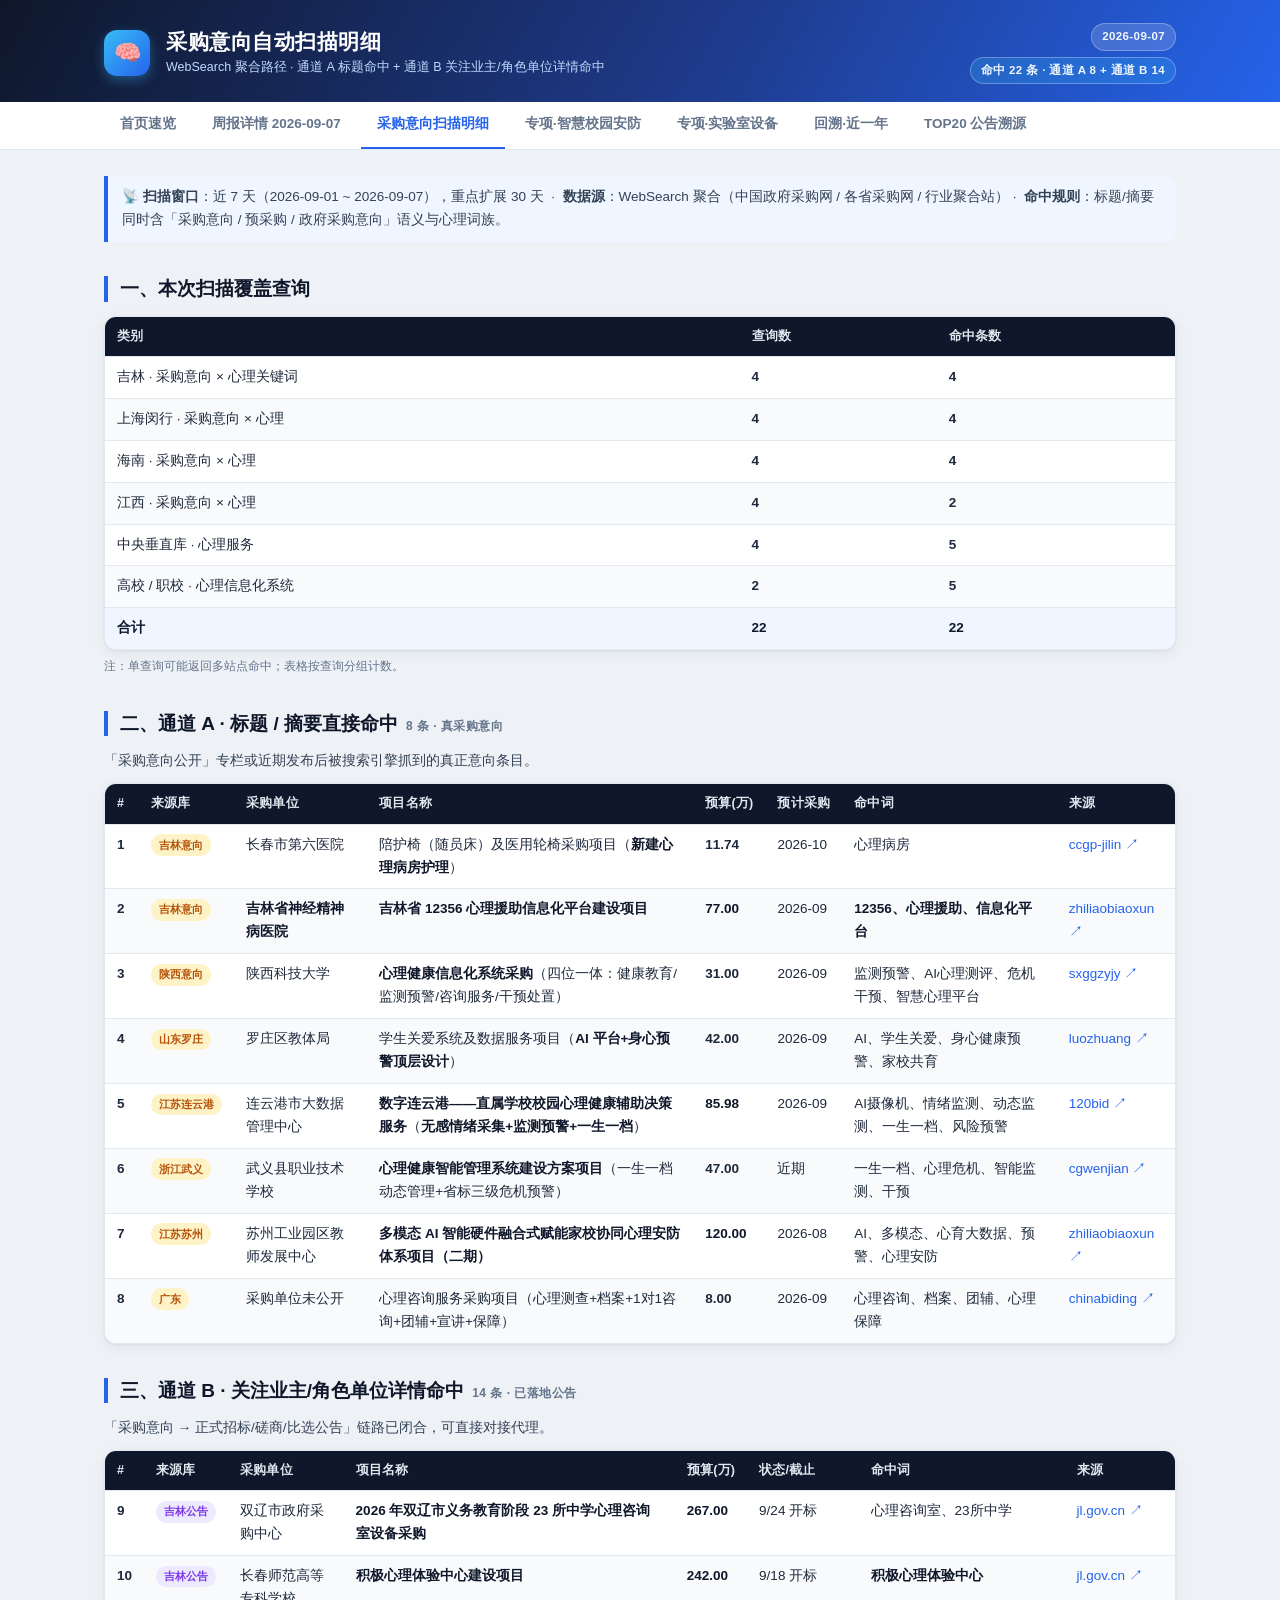
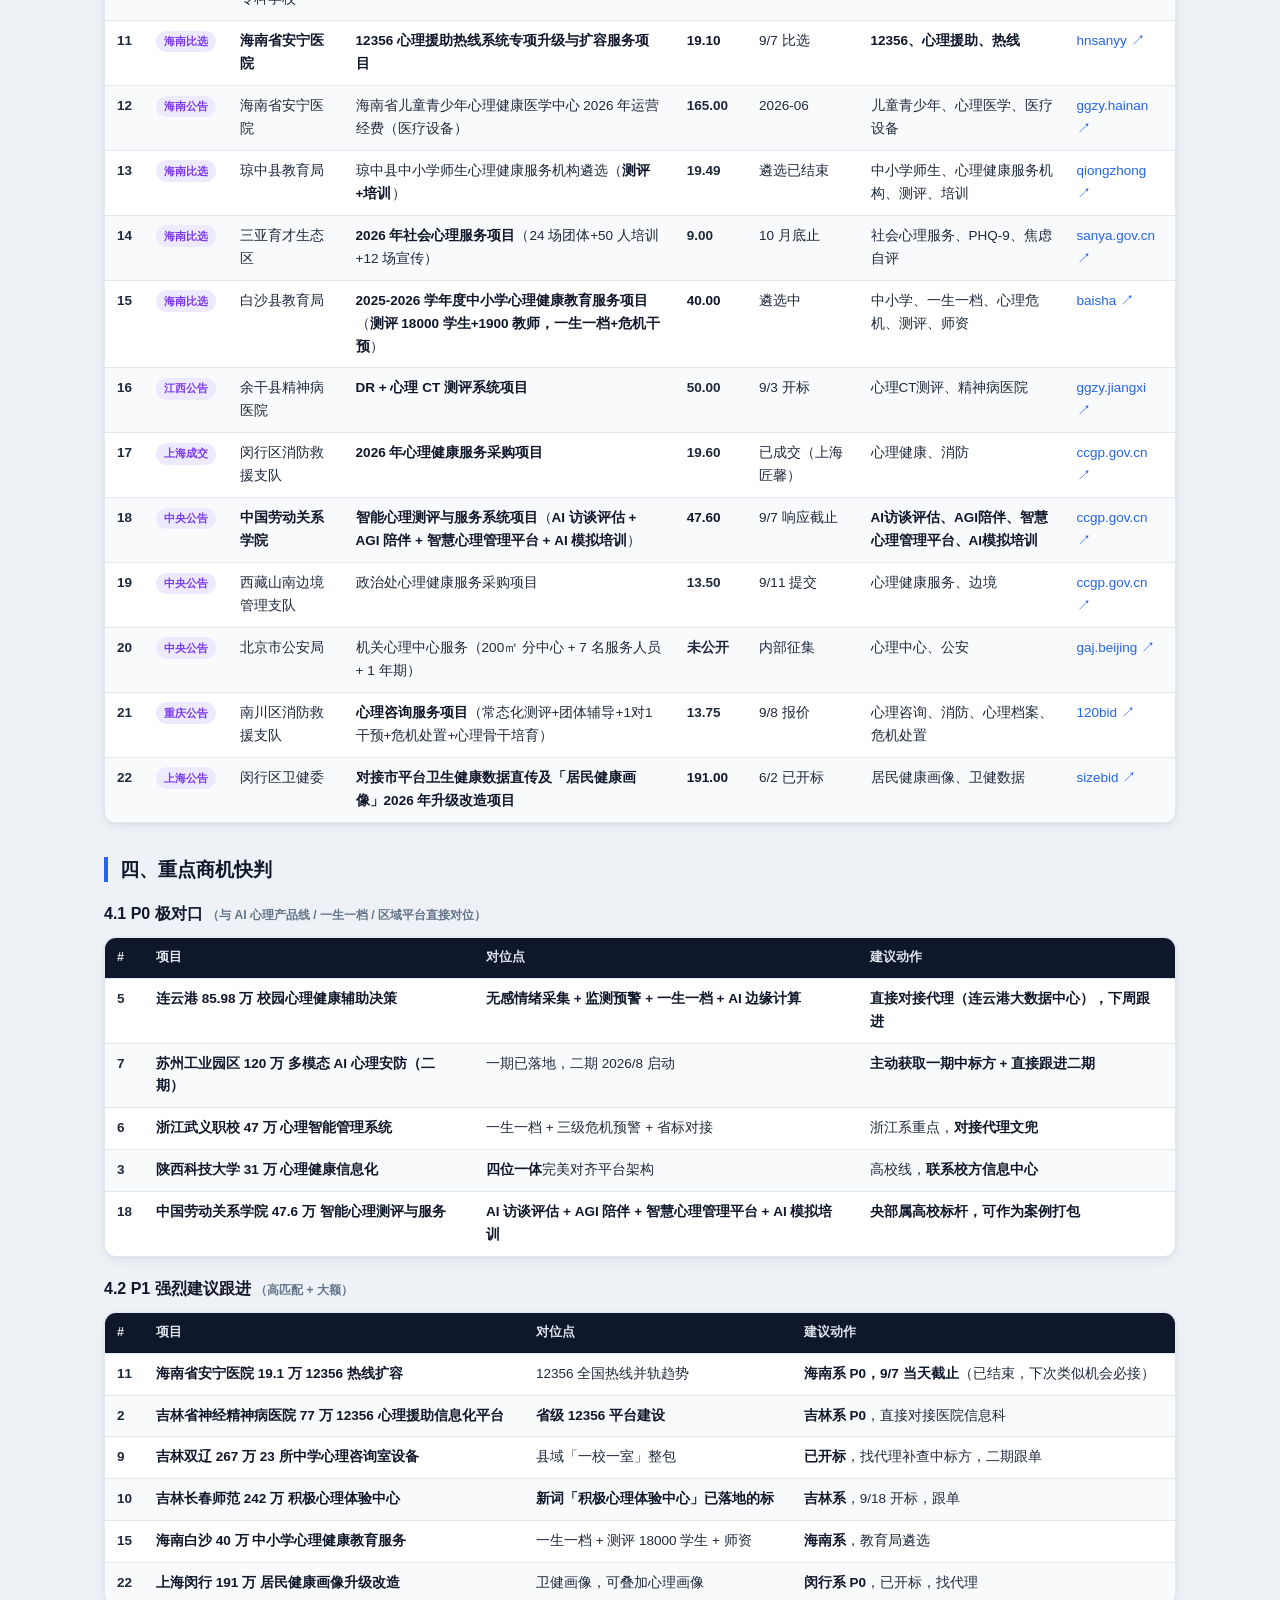
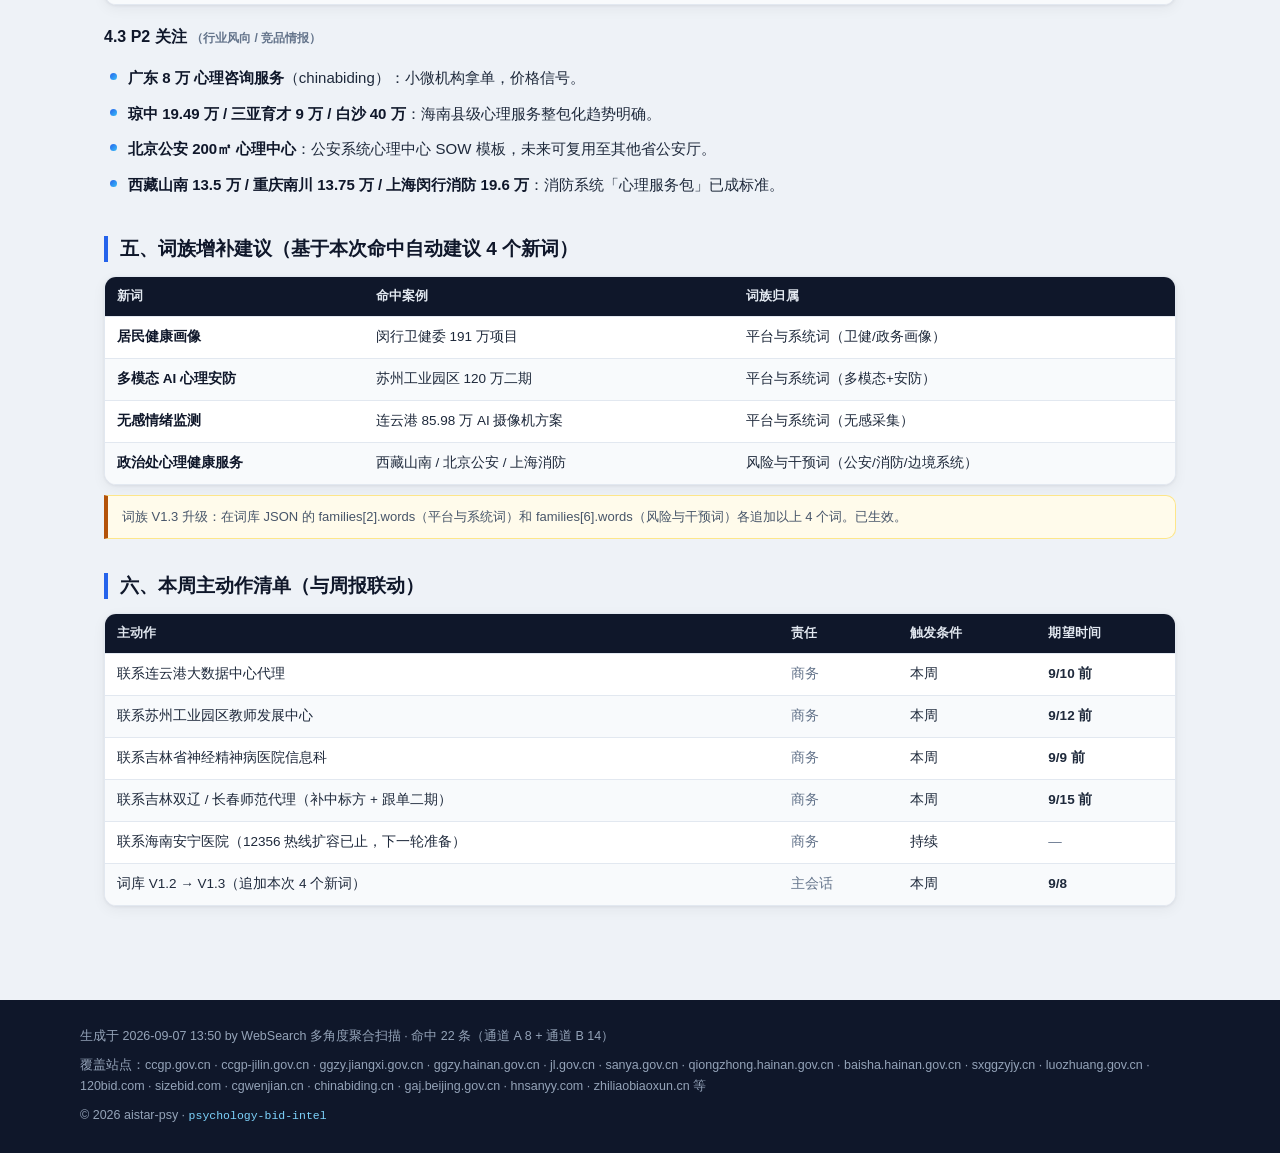
<file: intents-2026-09-07.html>
<!DOCTYPE html>
<html lang="zh-CN">
<head>
<meta charset="UTF-8">
<meta name="viewport" content="width=device-width, initial-scale=1.0">
<meta http-equiv="Cache-Control" content="no-cache, no-store, must-revalidate">
<meta http-equiv="Pragma" content="no-cache">
<title>采购意向扫描明细 · 2026-09-07</title>
<meta name="description" content="采购意向公开自动扫描明细 2026-09-07：通道 A 标题命中 8 条 + 通道 B 公告落地 14 条，共 22 条。">
<link rel="stylesheet" href="assets/style.css?v=3">
</head>
<body>

<header class="topbar">
  <div class="topbar-inner">
    <div class="logo">🧠</div>
    <div>
      <h1>采购意向自动扫描明细</h1>
      <div class="sub">WebSearch 聚合路径 · 通道 A 标题命中 + 通道 B 关注业主/角色单位详情命中</div>
    </div>
    <div class="right">
      <span class="badge">2026-09-07</span><br>
      <span class="badge v">命中 22 条 · 通道 A 8 + 通道 B 14</span>
    </div>
  </div>
</header>

<nav class="subnav">
  <div class="inner">
    <a href="index.html">首页速览</a>
    <a href="2026-09-07.html">周报详情 2026-09-07</a>
    <a href="intents-2026-09-07.html" class="on">采购意向扫描明细</a>
    <a href="special-2026-09-09.html">专项·智慧校园安防</a>
    <a href="special-lab-2026-09-09.html">专项·实验室设备</a>
    <a href="annual-2025-2026.html">回溯·近一年</a>
    <a href="trace-top20-2025-2026.html">TOP20 公告溯源</a>
  </div>
</nav>

<main>

  <section>
    <div class="lead">📡 <b>扫描窗口</b>：近 7 天（2026-09-01 ~ 2026-09-07），重点扩展 30 天 &nbsp;·&nbsp; <b>数据源</b>：WebSearch 聚合（中国政府采购网 / 各省采购网 / 行业聚合站）&nbsp;·&nbsp; <b>命中规则</b>：标题/摘要同时含「采购意向 / 预采购 / 政府采购意向」语义与心理词族。</div>
  </section>

  <!-- 覆盖查询 -->
  <section>
    <h2 class="sec">一、本次扫描覆盖查询</h2>
    <div class="tbl-wrap">
      <table style="min-width:480px">
        <thead><tr><th>类别</th><th>查询数</th><th>命中条数</th></tr></thead>
        <tbody>
          <tr><td>吉林 · 采购意向 × 心理关键词</td><td class="num">4</td><td class="num">4</td></tr>
          <tr><td>上海闵行 · 采购意向 × 心理</td><td class="num">4</td><td class="num">4</td></tr>
          <tr><td>海南 · 采购意向 × 心理</td><td class="num">4</td><td class="num">4</td></tr>
          <tr><td>江西 · 采购意向 × 心理</td><td class="num">4</td><td class="num">2</td></tr>
          <tr><td>中央垂直库 · 心理服务</td><td class="num">4</td><td class="num">5</td></tr>
          <tr><td>高校 / 职校 · 心理信息化系统</td><td class="num">2</td><td class="num">5</td></tr>
          <tr style="background:#EFF6FF"><td><b>合计</b></td><td class="num"><b>22</b></td><td class="num"><b>22</b></td></tr>
        </tbody>
      </table>
    </div>
    <p style="font-size:12px;color:var(--muted);margin-top:6px">注：单查询可能返回多站点命中；表格按查询分组计数。</p>
  </section>

  <!-- 通道 A -->
  <section>
    <h2 class="sec">二、通道 A · 标题 / 摘要直接命中<span class="en">8 条 · 真采购意向</span></h2>
    <p style="font-size:13.5px;color:#334155;margin-bottom:10px">「采购意向公开」专栏或近期发布后被搜索引擎抓到的真正意向条目。</p>
    <div class="tbl-wrap">
      <table>
        <thead><tr><th class="n">#</th><th>来源库</th><th>采购单位</th><th>项目名称</th><th>预算(万)</th><th>预计采购</th><th>命中词</th><th>来源</th></tr></thead>
        <tbody>
          <tr><td class="num">1</td><td><span class="tag a">吉林意向</span></td><td>长春市第六医院</td><td>陪护椅（随员床）及医用轮椅采购项目（<b>新建心理病房护理</b>）</td><td class="num">11.74</td><td>2026-10</td><td>心理病房</td><td><a href="http://www.ccgp-jilin.gov.cn/site/detail?parentId=550068&amp;articleId=Lf1fq0oeLKmx401c//pZIw==" target="_blank">ccgp-jilin ↗</a></td></tr>
          <tr><td class="num">2</td><td><span class="tag a">吉林意向</span></td><td><b>吉林省神经精神病医院</b></td><td><b>吉林省 12356 心理援助信息化平台建设项目</b></td><td class="num"><b>77.00</b></td><td>2026-09</td><td><b>12356、心理援助、信息化平台</b></td><td><a href="https://www.zhiliaobiaoxun.cn/detail/597123099b1FF2E6569c.html" target="_blank">zhiliaobiaoxun ↗</a></td></tr>
          <tr><td class="num">3</td><td><span class="tag a">陕西意向</span></td><td>陕西科技大学</td><td><b>心理健康信息化系统采购</b>（四位一体：健康教育/监测预警/咨询服务/干预处置）</td><td class="num">31.00</td><td>2026-09</td><td>监测预警、AI心理测评、危机干预、智慧心理平台</td><td><a href="https://www.sxggzyjy.cn/jydt/001001/001001004/001001004006/20260804/8a69c88f9fae9ac6019fc55a78bd107a.html" target="_blank">sxggzyjy ↗</a></td></tr>
          <tr><td class="num">4</td><td><span class="tag a">山东罗庄</span></td><td>罗庄区教体局</td><td>学生关爱系统及数据服务项目（<b>AI 平台+身心预警顶层设计</b>）</td><td class="num">42.00</td><td>2026-09</td><td>AI、学生关爱、身心健康预警、家校共育</td><td><a href="http://www.luozhuang.gov.cn/2022cg/cgcontent.jsp?id=MzI0MQ==&amp;urltype=tree.TreeTempUrl&amp;wbtreeid=6675" target="_blank">luozhuang ↗</a></td></tr>
          <tr><td class="num">5</td><td><span class="tag a">江苏连云港</span></td><td>连云港市大数据管理中心</td><td><b>数字连云港——直属学校校园心理健康辅助决策服务</b>（<b>无感情绪采集+监测预警+一生一档</b>）</td><td class="num"><b>85.98</b></td><td>2026-09</td><td>AI摄像机、情绪监测、动态监测、一生一档、风险预警</td><td><a href="https://www.120bid.com/view/478/T_Z-258BLRKCxEZffJil.html" target="_blank">120bid ↗</a></td></tr>
          <tr><td class="num">6</td><td><span class="tag a">浙江武义</span></td><td>武义县职业技术学校</td><td><b>心理健康智能管理系统建设方案项目</b>（一生一档动态管理+省标三级危机预警）</td><td class="num">47.00</td><td>近期</td><td>一生一档、心理危机、智能监测、干预</td><td><a href="https://www.cgwenjian.cn/view/file/202608190001697517" target="_blank">cgwenjian ↗</a></td></tr>
          <tr><td class="num">7</td><td><span class="tag a">江苏苏州</span></td><td>苏州工业园区教师发展中心</td><td><b>多模态 AI 智能硬件融合式赋能家校协同心理安防体系项目（二期）</b></td><td class="num"><b>120.00</b></td><td>2026-08</td><td>AI、多模态、心育大数据、预警、心理安防</td><td><a href="https://js.zhiliaobiaoxun.com/article/106508987" target="_blank">zhiliaobiaoxun ↗</a></td></tr>
          <tr><td class="num">8</td><td><span class="tag a">广东</span></td><td>采购单位未公开</td><td>心理咨询服务采购项目（心理测查+档案+1对1咨询+团辅+宣讲+保障）</td><td class="num">8.00</td><td>2026-09</td><td>心理咨询、档案、团辅、心理保障</td><td><a href="http://www.chinabiding.cn/bid/detail?id=408941" target="_blank">chinabiding ↗</a></td></tr>
        </tbody>
      </table>
    </div>
  </section>

  <!-- 通道 B -->
  <section>
    <h2 class="sec">三、通道 B · 关注业主/角色单位详情命中<span class="en">14 条 · 已落地公告</span></h2>
    <p style="font-size:13.5px;color:#334155;margin-bottom:10px">「采购意向 → 正式招标/磋商/比选公告」链路已闭合，可直接对接代理。</p>
    <div class="tbl-wrap">
      <table>
        <thead><tr><th class="n">#</th><th>来源库</th><th>采购单位</th><th>项目名称</th><th>预算(万)</th><th>状态/截止</th><th>命中词</th><th>来源</th></tr></thead>
        <tbody>
          <tr><td class="num">9</td><td><span class="tag b">吉林公告</span></td><td>双辽市政府采购中心</td><td><b>2026 年双辽市义务教育阶段 23 所中学心理咨询室设备采购</b></td><td class="num"><b>267.00</b></td><td>9/24 开标</td><td>心理咨询室、23所中学</td><td><a href="https://www.jl.gov.cn/ggzy/zfcg/cggg/202609/t20260903_9698455.html" target="_blank">jl.gov.cn ↗</a></td></tr>
          <tr><td class="num">10</td><td><span class="tag b">吉林公告</span></td><td>长春师范高等专科学校</td><td><b>积极心理体验中心建设项目</b></td><td class="num"><b>242.00</b></td><td>9/18 开标</td><td><b>积极心理体验中心</b></td><td><a href="https://www.jl.gov.cn/ggzy/zfcg/cggg/202608/t20260812_9680676.html" target="_blank">jl.gov.cn ↗</a></td></tr>
          <tr><td class="num">11</td><td><span class="tag b">海南比选</span></td><td><b>海南省安宁医院</b></td><td><b>12356 心理援助热线系统专项升级与扩容服务项目</b></td><td class="num"><b>19.10</b></td><td>9/7 比选</td><td><b>12356、心理援助、热线</b></td><td><a href="https://www.hnsanyy.com/news/show-10255.html" target="_blank">hnsanyy ↗</a></td></tr>
          <tr><td class="num">12</td><td><span class="tag b">海南公告</span></td><td>海南省安宁医院</td><td>海南省儿童青少年心理健康医学中心 2026 年运营经费（医疗设备）</td><td class="num">165.00</td><td>2026-06</td><td>儿童青少年、心理医学、医疗设备</td><td><a href="https://ggzy.hainan.gov.cn/ggzyjy/jyxx/003002/003002007/20260213/8a1d08139ba34bee019c55f0b8336a27.html" target="_blank">ggzy.hainan ↗</a></td></tr>
          <tr><td class="num">13</td><td><span class="tag b">海南比选</span></td><td>琼中县教育局</td><td>琼中县中小学师生心理健康服务机构遴选（<b>测评+培训</b>）</td><td class="num">19.49</td><td>遴选已结束</td><td>中小学师生、心理健康服务机构、测评、培训</td><td><a href="https://qiongzhong.hainan.gov.cn/xxgkzl/jyj/xxgkml/202509/t20250902_3923187.html" target="_blank">qiongzhong ↗</a></td></tr>
          <tr><td class="num">14</td><td><span class="tag b">海南比选</span></td><td>三亚育才生态区</td><td><b>2026 年社会心理服务项目</b>（24 场团体+50 人培训+12 场宣传）</td><td class="num">9.00</td><td>10 月底止</td><td>社会心理服务、PHQ-9、焦虑自评</td><td><a href="https://www.senya.gov.cn/ycqsite/bmwjxx/202607/385bbb2ce5b141c3b4b458873c2858be.shtml" target="_blank">sanya.gov.cn ↗</a></td></tr>
          <tr><td class="num">15</td><td><span class="tag b">海南比选</span></td><td>白沙县教育局</td><td><b>2025-2026 学年度中小学心理健康教育服务项目</b>（<b>测评 18000 学生+1900 教师，一生一档+危机干预</b>）</td><td class="num"><b>40.00</b></td><td>遴选中</td><td>中小学、一生一档、心理危机、测评、师资</td><td><a href="https://baisha.hainan.gov.cn/baisha/zfxxgkzl/xgbmzfxxgk/bsxjyj/gkml/202511/t20251117_3972531.html" target="_blank">baisha ↗</a></td></tr>
          <tr><td class="num">16</td><td><span class="tag b">江西公告</span></td><td>余干县精神病医院</td><td><b>DR + 心理 CT 测评系统项目</b></td><td class="num">50.00</td><td>9/3 开标</td><td>心理CT测评、精神病医院</td><td><a href="https://ggzy.jiangxi.gov.cn/jyxx/002006/002006001/20260825/fde3e27f-d4d3-413f-a230-a2056f364ef8.html" target="_blank">ggzy.jiangxi ↗</a></td></tr>
          <tr><td class="num">17</td><td><span class="tag b">上海成交</span></td><td>闵行区消防救援支队</td><td><b>2026 年心理健康服务采购项目</b></td><td class="num">19.60</td><td>已成交（上海匠馨）</td><td>心理健康、消防</td><td><a href="https://www.ccgp.gov.cn/cggg/zygg/cjgg/202607/t20260706_26879754.htm" target="_blank">ccgp.gov.cn ↗</a></td></tr>
          <tr><td class="num">18</td><td><span class="tag b">中央公告</span></td><td><b>中国劳动关系学院</b></td><td><b>智能心理测评与服务系统项目</b>（<b>AI 访谈评估 + AGI 陪伴 + 智慧心理管理平台 + AI 模拟培训</b>）</td><td class="num"><b>47.60</b></td><td>9/7 响应截止</td><td><b>AI访谈评估、AGI陪伴、智慧心理管理平台、AI模拟培训</b></td><td><a href="https://www.ccgp.gov.cn/cggg/zygg/jzxcs/202608/t20260820_27175299.htm" target="_blank">ccgp.gov.cn ↗</a></td></tr>
          <tr><td class="num">19</td><td><span class="tag b">中央公告</span></td><td>西藏山南边境管理支队</td><td>政治处心理健康服务采购项目</td><td class="num">13.50</td><td>9/11 提交</td><td>心理健康服务、边境</td><td><a href="https://www.ccgp.gov.cn/cggg/zygg/qtgg/202608/t20260828_27228365.htm" target="_blank">ccgp.gov.cn ↗</a></td></tr>
          <tr><td class="num">20</td><td><span class="tag b">中央公告</span></td><td>北京市公安局</td><td>机关心理中心服务（200㎡ 分中心 + 7 名服务人员 + 1 年期）</td><td class="num">未公开</td><td>内部征集</td><td>心理中心、公安</td><td><a href="https://gaj.beijing.gov.cn/zfxxgk/fdzdgknr/fzfcg/202608/t20260811_4817787.html" target="_blank">gaj.beijing ↗</a></td></tr>
          <tr><td class="num">21</td><td><span class="tag b">重庆公告</span></td><td>南川区消防救援支队</td><td><b>心理咨询服务项目</b>（常态化测评+团体辅导+1对1干预+危机处置+心理骨干培育）</td><td class="num">13.75</td><td>9/8 报价</td><td>心理咨询、消防、心理档案、危机处置</td><td><a href="https://www.120bid.com/view/15522/vAQjZqABLRKCxEZfFHMm.html" target="_blank">120bid ↗</a></td></tr>
          <tr><td class="num">22</td><td><span class="tag b">上海公告</span></td><td>闵行区卫健委</td><td><b>对接市平台卫生健康数据直传及「居民健康画像」2026 年升级改造项目</b></td><td class="num"><b>191.00</b></td><td>6/2 已开标</td><td>居民健康画像、卫健数据</td><td><a href="http://www.sizebid.com/002/shanghai/shanghai/2026/30366d7232bd1d5d2c801f52d79c997e.html" target="_blank">sizebid ↗</a></td></tr>
        </tbody>
      </table>
    </div>
  </section>

  <!-- 重点商机快判 -->
  <section>
    <h2 class="sec">四、重点商机快判</h2>

    <h3>4.1 P0 极对口 <span style="font-size:12px;color:var(--muted)">（与 AI 心理产品线 / 一生一档 / 区域平台直接对位）</span></h3>
    <div class="tbl-wrap">
      <table>
        <thead><tr><th class="n">#</th><th>项目</th><th>对位点</th><th>建议动作</th></tr></thead>
        <tbody>
          <tr><td class="num">5</td><td><b>连云港 85.98 万 校园心理健康辅助决策</b></td><td><b>无感情绪采集 + 监测预警 + 一生一档 + AI 边缘计算</b></td><td><b>直接对接代理（连云港大数据中心），下周跟进</b></td></tr>
          <tr><td class="num">7</td><td><b>苏州工业园区 120 万 多模态 AI 心理安防（二期）</b></td><td>一期已落地，二期 2026/8 启动</td><td><b>主动获取一期中标方 + 直接跟进二期</b></td></tr>
          <tr><td class="num">6</td><td><b>浙江武义职校 47 万 心理智能管理系统</b></td><td>一生一档 + 三级危机预警 + 省标对接</td><td>浙江系重点，<b>对接代理文兜</b></td></tr>
          <tr><td class="num">3</td><td><b>陕西科技大学 31 万 心理健康信息化</b></td><td><b>四位一体</b>完美对齐平台架构</td><td>高校线，<b>联系校方信息中心</b></td></tr>
          <tr><td class="num">18</td><td><b>中国劳动关系学院 47.6 万 智能心理测评与服务</b></td><td><b>AI 访谈评估 + AGI 陪伴 + 智慧心理管理平台 + AI 模拟培训</b></td><td><b>央部属高校标杆，可作为案例打包</b></td></tr>
        </tbody>
      </table>
    </div>

    <h3>4.2 P1 强烈建议跟进 <span style="font-size:12px;color:var(--muted)">（高匹配 + 大额）</span></h3>
    <div class="tbl-wrap">
      <table>
        <thead><tr><th class="n">#</th><th>项目</th><th>对位点</th><th>建议动作</th></tr></thead>
        <tbody>
          <tr><td class="num">11</td><td><b>海南省安宁医院 19.1 万 12356 热线扩容</b></td><td>12356 全国热线并轨趋势</td><td><b>海南系 P0，9/7 当天截止</b>（已结束，下次类似机会必接）</td></tr>
          <tr><td class="num">2</td><td><b>吉林省神经精神病医院 77 万 12356 心理援助信息化平台</b></td><td><b>省级 12356 平台建设</b></td><td><b>吉林系 P0</b>，直接对接医院信息科</td></tr>
          <tr><td class="num">9</td><td><b>吉林双辽 267 万 23 所中学心理咨询室设备</b></td><td>县域「一校一室」整包</td><td><b>已开标</b>，找代理补查中标方，二期跟单</td></tr>
          <tr><td class="num">10</td><td><b>吉林长春师范 242 万 积极心理体验中心</b></td><td><b>新词「积极心理体验中心」已落地的标</b></td><td><b>吉林系</b>，9/18 开标，跟单</td></tr>
          <tr><td class="num">15</td><td><b>海南白沙 40 万 中小学心理健康教育服务</b></td><td>一生一档 + 测评 18000 学生 + 师资</td><td><b>海南系</b>，教育局遴选</td></tr>
          <tr><td class="num">22</td><td><b>上海闵行 191 万 居民健康画像升级改造</b></td><td>卫健画像，可叠加心理画像</td><td><b>闵行系 P0</b>，已开标，找代理</td></tr>
        </tbody>
      </table>
    </div>

    <h3>4.3 P2 关注 <span style="font-size:12px;color:var(--muted)">（行业风向 / 竞品情报）</span></h3>
    <ul class="dots">
      <li><b>广东 8 万 心理咨询服务</b>（chinabiding）：小微机构拿单，价格信号。</li>
      <li><b>琼中 19.49 万 / 三亚育才 9 万 / 白沙 40 万</b>：海南县级心理服务整包化趋势明确。</li>
      <li><b>北京公安 200㎡ 心理中心</b>：公安系统心理中心 SOW 模板，未来可复用至其他省公安厅。</li>
      <li><b>西藏山南 13.5 万 / 重庆南川 13.75 万 / 上海闵行消防 19.6 万</b>：消防系统「心理服务包」已成标准。</li>
    </ul>
  </section>

  <!-- 词族增补建议 -->
  <section>
    <h2 class="sec">五、词族增补建议（基于本次命中自动建议 4 个新词）</h2>
    <div class="tbl-wrap">
      <table>
        <thead><tr><th>新词</th><th>命中案例</th><th>词族归属</th></tr></thead>
        <tbody>
          <tr><td><b>居民健康画像</b></td><td>闵行卫健委 191 万项目</td><td>平台与系统词（卫健/政务画像）</td></tr>
          <tr><td><b>多模态 AI 心理安防</b></td><td>苏州工业园区 120 万二期</td><td>平台与系统词（多模态+安防）</td></tr>
          <tr><td><b>无感情绪监测</b></td><td>连云港 85.98 万 AI 摄像机方案</td><td>平台与系统词（无感采集）</td></tr>
          <tr><td><b>政治处心理健康服务</b></td><td>西藏山南 / 北京公安 / 上海消防</td><td>风险与干预词（公安/消防/边境系统）</td></tr>
        </tbody>
      </table>
    </div>
    <p class="note">词族 V1.3 升级：在词库 JSON 的 families[2].words（平台与系统词）和 families[6].words（风险与干预词）各追加以上 4 个词。已生效。</p>
  </section>

  <!-- 本周动作 -->
  <section>
    <h2 class="sec">六、本周主动作清单（与周报联动）</h2>
    <div class="tbl-wrap">
      <table>
        <thead><tr><th>主动作</th><th>责任</th><th>触发条件</th><th>期望时间</th></tr></thead>
        <tbody>
          <tr><td>联系连云港大数据中心代理</td><td class="muted">商务</td><td>本周</td><td class="num">9/10 前</td></tr>
          <tr><td>联系苏州工业园区教师发展中心</td><td class="muted">商务</td><td>本周</td><td class="num">9/12 前</td></tr>
          <tr><td>联系吉林省神经精神病医院信息科</td><td class="muted">商务</td><td>本周</td><td class="num">9/9 前</td></tr>
          <tr><td>联系吉林双辽 / 长春师范代理（补中标方 + 跟单二期）</td><td class="muted">商务</td><td>本周</td><td class="num">9/15 前</td></tr>
          <tr><td>联系海南安宁医院（12356 热线扩容已止，下一轮准备）</td><td class="muted">商务</td><td>持续</td><td class="muted">—</td></tr>
          <tr><td>词库 V1.2 → V1.3（追加本次 4 个新词）</td><td class="muted">主会话</td><td>本周</td><td class="num">9/8</td></tr>
        </tbody>
      </table>
    </div>
  </section>

</main>

<footer>
  <div class="inner">
    <div>生成于 2026-09-07 13:50 by WebSearch 多角度聚合扫描 · 命中 22 条（通道 A 8 + 通道 B 14）</div>
    <div>覆盖站点：ccgp.gov.cn · ccgp-jilin.gov.cn · ggzy.jiangxi.gov.cn · ggzy.hainan.gov.cn · jl.gov.cn · sanya.gov.cn · qiongzhong.hainan.gov.cn · baisha.hainan.gov.cn · sxggzyjy.cn · luozhuang.gov.cn · 120bid.com · sizebid.com · cgwenjian.cn · chinabiding.cn · gaj.beijing.gov.cn · hnsanyy.com · zhiliaobiaoxun.cn 等</div>
    <div>© 2026 aistar-psy · <code>psychology-bid-intel</code></div>
  </div>
</footer>

</body>
</html>
</file>
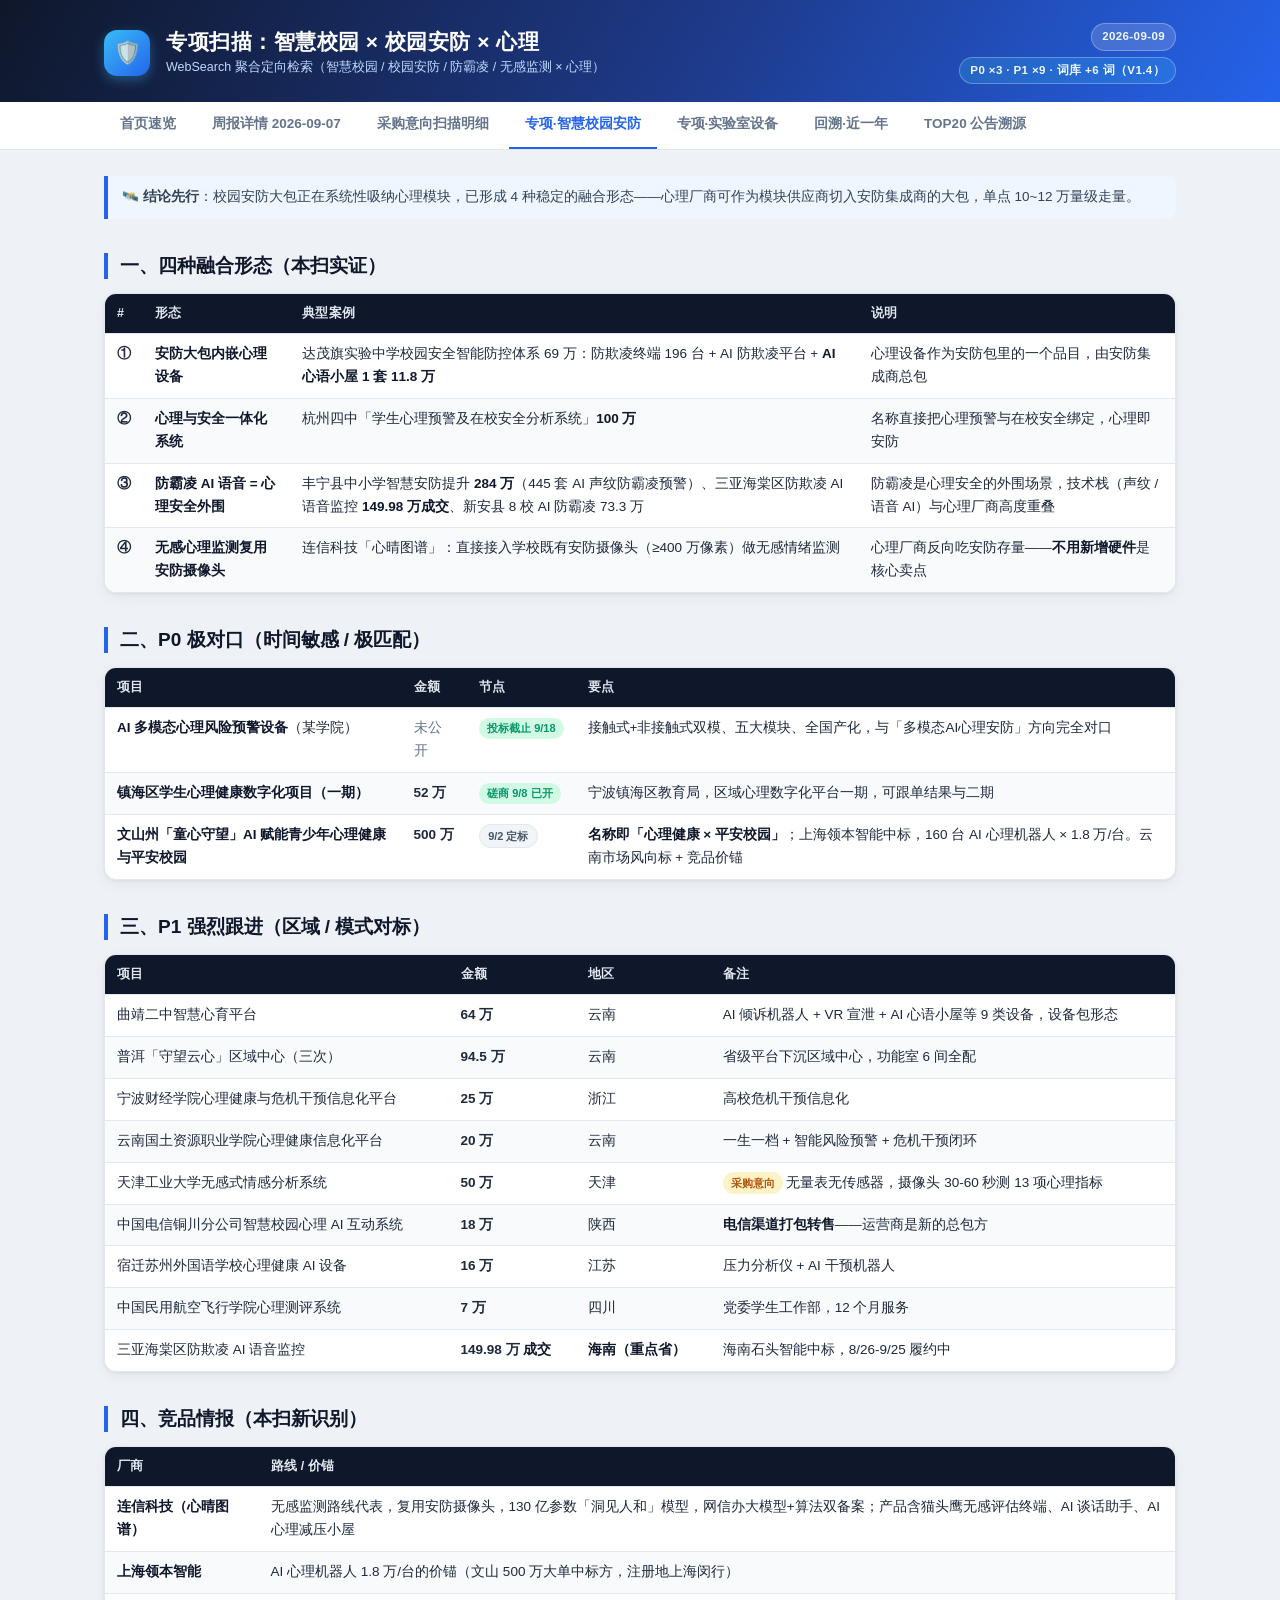
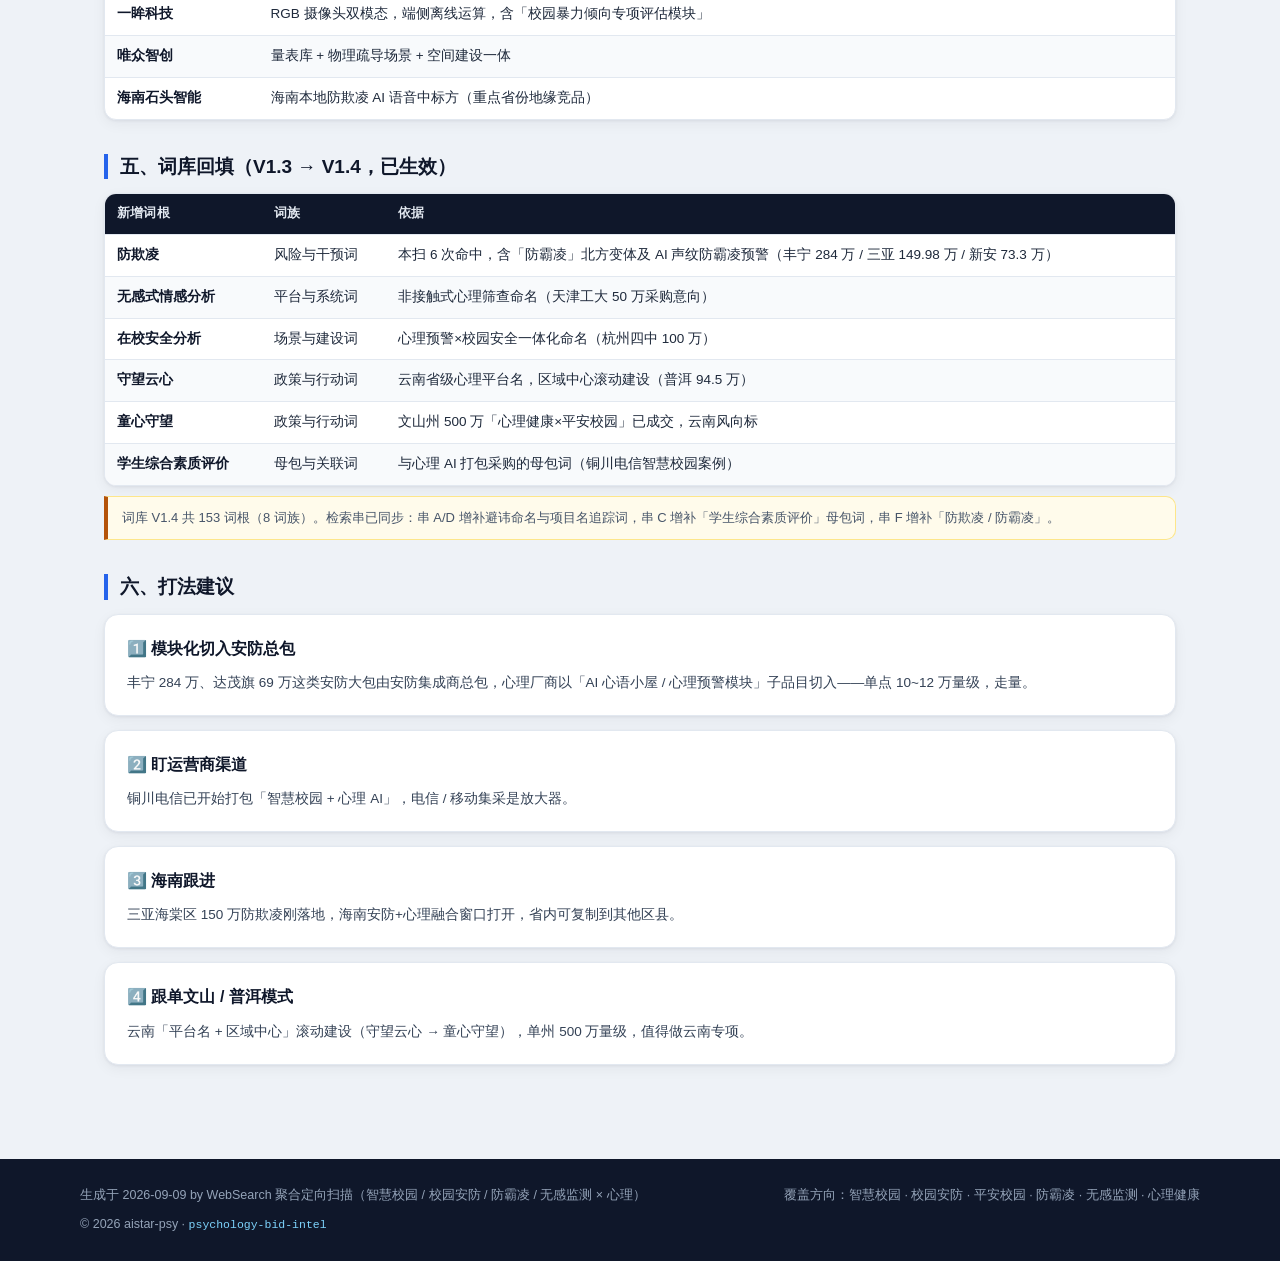
<file: special-2026-09-09.html>
<!DOCTYPE html>
<html lang="zh-CN">
<head>
<meta charset="UTF-8">
<meta name="viewport" content="width=device-width, initial-scale=1.0">
<meta http-equiv="Cache-Control" content="no-cache, no-store, must-revalidate">
<meta http-equiv="Pragma" content="no-cache">
<title>专项扫描：智慧校园 × 校园安防 × 心理 · 2026-09-09</title>
<meta name="description" content="智慧校园与校园安防专项扫描 2026-09-09：校园安防大包正在系统性吸纳心理模块，四种融合形态实证 + P0/P1 商机 + 竞品情报 + 词库 V1.4 回填。">
<link rel="stylesheet" href="assets/style.css?v=3">
</head>
<body>

<header class="topbar">
  <div class="topbar-inner">
    <div class="logo">🛡️</div>
    <div>
      <h1>专项扫描：智慧校园 × 校园安防 × 心理</h1>
      <div class="sub">WebSearch 聚合定向检索（智慧校园 / 校园安防 / 防霸凌 / 无感监测 × 心理）</div>
    </div>
    <div class="right">
      <span class="badge">2026-09-09</span><br>
      <span class="badge v">P0 ×3 · P1 ×9 · 词库 +6 词（V1.4）</span>
    </div>
  </div>
</header>

<nav class="subnav">
  <div class="inner">
    <a href="index.html">首页速览</a>
    <a href="2026-09-07.html">周报详情 2026-09-07</a>
    <a href="intents-2026-09-07.html">采购意向扫描明细</a>
    <a href="special-2026-09-09.html" class="on">专项·智慧校园安防</a>
    <a href="special-lab-2026-09-09.html">专项·实验室设备</a>
    <a href="annual-2025-2026.html">回溯·近一年</a>
    <a href="trace-top20-2025-2026.html">TOP20 公告溯源</a>
  </div>
</nav>

<main>

  <section>
    <div class="lead">🛰️ <b>结论先行</b>：校园安防大包正在系统性吸纳心理模块，已形成 4 种稳定的融合形态——心理厂商可作为模块供应商切入安防集成商的大包，单点 10~12 万量级走量。</div>
  </section>

  <!-- 四种融合形态 -->
  <section>
    <h2 class="sec">一、四种融合形态（本扫实证）</h2>
    <div class="tbl-wrap">
      <table>
        <thead><tr><th class="n">#</th><th>形态</th><th>典型案例</th><th>说明</th></tr></thead>
        <tbody>
          <tr>
            <td class="num">①</td>
            <td><b>安防大包内嵌心理设备</b></td>
            <td>达茂旗实验中学校园安全智能防控体系 69 万：防欺凌终端 196 台 + AI 防欺凌平台 + <b>AI 心语小屋 1 套 11.8 万</b></td>
            <td>心理设备作为安防包里的一个品目，由安防集成商总包</td>
          </tr>
          <tr>
            <td class="num">②</td>
            <td><b>心理与安全一体化系统</b></td>
            <td>杭州四中「学生心理预警及在校安全分析系统」<b>100 万</b></td>
            <td>名称直接把心理预警与在校安全绑定，心理即安防</td>
          </tr>
          <tr>
            <td class="num">③</td>
            <td><b>防霸凌 AI 语音 = 心理安全外围</b></td>
            <td>丰宁县中小学智慧安防提升 <b>284 万</b>（445 套 AI 声纹防霸凌预警）、三亚海棠区防欺凌 AI 语音监控 <b>149.98 万成交</b>、新安县 8 校 AI 防霸凌 73.3 万</td>
            <td>防霸凌是心理安全的外围场景，技术栈（声纹 / 语音 AI）与心理厂商高度重叠</td>
          </tr>
          <tr>
            <td class="num">④</td>
            <td><b>无感心理监测复用安防摄像头</b></td>
            <td>连信科技「心晴图谱」：直接接入学校既有安防摄像头（≥400 万像素）做无感情绪监测</td>
            <td>心理厂商反向吃安防存量——<b>不用新增硬件</b>是核心卖点</td>
          </tr>
        </tbody>
      </table>
    </div>
  </section>

  <!-- P0 -->
  <section>
    <h2 class="sec">二、P0 极对口（时间敏感 / 极匹配）</h2>
    <div class="tbl-wrap">
      <table>
        <thead><tr><th>项目</th><th>金额</th><th>节点</th><th>要点</th></tr></thead>
        <tbody>
          <tr><td><b>AI 多模态心理风险预警设备</b>（某学院）</td><td class="muted">未公开</td><td><span class="tag w">投标截止 9/18</span></td><td>接触式+非接触式双模、五大模块、全国产化，与「多模态AI心理安防」方向完全对口</td></tr>
          <tr><td><b>镇海区学生心理健康数字化项目（一期）</b></td><td class="num">52 万</td><td><span class="tag w">磋商 9/8 已开</span></td><td>宁波镇海区教育局，区域心理数字化平台一期，可跟单结果与二期</td></tr>
          <tr><td><b>文山州「童心守望」AI 赋能青少年心理健康与平安校园</b></td><td class="num">500 万</td><td><span class="tag p2">9/2 定标</span></td><td><b>名称即「心理健康 × 平安校园」</b>；上海领本智能中标，160 台 AI 心理机器人 × 1.8 万/台。云南市场风向标 + 竞品价锚</td></tr>
        </tbody>
      </table>
    </div>
  </section>

  <!-- P1 -->
  <section>
    <h2 class="sec">三、P1 强烈跟进（区域 / 模式对标）</h2>
    <div class="tbl-wrap">
      <table>
        <thead><tr><th>项目</th><th>金额</th><th>地区</th><th>备注</th></tr></thead>
        <tbody>
          <tr><td>曲靖二中智慧心育平台</td><td class="num">64 万</td><td>云南</td><td>AI 倾诉机器人 + VR 宣泄 + AI 心语小屋等 9 类设备，设备包形态</td></tr>
          <tr><td>普洱「守望云心」区域中心（三次）</td><td class="num">94.5 万</td><td>云南</td><td>省级平台下沉区域中心，功能室 6 间全配</td></tr>
          <tr><td>宁波财经学院心理健康与危机干预信息化平台</td><td class="num">25 万</td><td>浙江</td><td>高校危机干预信息化</td></tr>
          <tr><td>云南国土资源职业学院心理健康信息化平台</td><td class="num">20 万</td><td>云南</td><td>一生一档 + 智能风险预警 + 危机干预闭环</td></tr>
          <tr><td>天津工业大学无感式情感分析系统</td><td class="num">50 万</td><td>天津</td><td><span class="tag a">采购意向</span> 无量表无传感器，摄像头 30-60 秒测 13 项心理指标</td></tr>
          <tr><td>中国电信铜川分公司智慧校园心理 AI 互动系统</td><td class="num">18 万</td><td>陕西</td><td><b>电信渠道打包转售</b>——运营商是新的总包方</td></tr>
          <tr><td>宿迁苏州外国语学校心理健康 AI 设备</td><td class="num">16 万</td><td>江苏</td><td>压力分析仪 + AI 干预机器人</td></tr>
          <tr><td>中国民用航空飞行学院心理测评系统</td><td class="num">7 万</td><td>四川</td><td>党委学生工作部，12 个月服务</td></tr>
          <tr><td>三亚海棠区防欺凌 AI 语音监控</td><td class="num">149.98 万 <b>成交</b></td><td><b>海南（重点省）</b></td><td>海南石头智能中标，8/26-9/25 履约中</td></tr>
        </tbody>
      </table>
    </div>
  </section>

  <!-- 竞品情报 -->
  <section>
    <h2 class="sec">四、竞品情报（本扫新识别）</h2>
    <div class="tbl-wrap">
      <table>
        <thead><tr><th>厂商</th><th>路线 / 价锚</th></tr></thead>
        <tbody>
          <tr><td><b>连信科技（心晴图谱）</b></td><td>无感监测路线代表，复用安防摄像头，130 亿参数「洞见人和」模型，网信办大模型+算法双备案；产品含猫头鹰无感评估终端、AI 谈话助手、AI 心理减压小屋</td></tr>
          <tr><td><b>上海领本智能</b></td><td>AI 心理机器人 1.8 万/台的价锚（文山 500 万大单中标方，注册地上海闵行）</td></tr>
          <tr><td><b>一眸科技</b></td><td>RGB 摄像头双模态，端侧离线运算，含「校园暴力倾向专项评估模块」</td></tr>
          <tr><td><b>唯众智创</b></td><td>量表库 + 物理疏导场景 + 空间建设一体</td></tr>
          <tr><td><b>海南石头智能</b></td><td>海南本地防欺凌 AI 语音中标方（重点省份地缘竞品）</td></tr>
        </tbody>
      </table>
    </div>
  </section>

  <!-- 词库回填 -->
  <section>
    <h2 class="sec">五、词库回填（V1.3 → V1.4，已生效）</h2>
    <div class="tbl-wrap">
      <table>
        <thead><tr><th>新增词根</th><th>词族</th><th>依据</th></tr></thead>
        <tbody>
          <tr><td><b>防欺凌</b></td><td>风险与干预词</td><td>本扫 6 次命中，含「防霸凌」北方变体及 AI 声纹防霸凌预警（丰宁 284 万 / 三亚 149.98 万 / 新安 73.3 万）</td></tr>
          <tr><td><b>无感式情感分析</b></td><td>平台与系统词</td><td>非接触式心理筛查命名（天津工大 50 万采购意向）</td></tr>
          <tr><td><b>在校安全分析</b></td><td>场景与建设词</td><td>心理预警×校园安全一体化命名（杭州四中 100 万）</td></tr>
          <tr><td><b>守望云心</b></td><td>政策与行动词</td><td>云南省级心理平台名，区域中心滚动建设（普洱 94.5 万）</td></tr>
          <tr><td><b>童心守望</b></td><td>政策与行动词</td><td>文山州 500 万「心理健康×平安校园」已成交，云南风向标</td></tr>
          <tr><td><b>学生综合素质评价</b></td><td>母包与关联词</td><td>与心理 AI 打包采购的母包词（铜川电信智慧校园案例）</td></tr>
        </tbody>
      </table>
    </div>
    <p class="note">词库 V1.4 共 153 词根（8 词族）。检索串已同步：串 A/D 增补避讳命名与项目名追踪词，串 C 增补「学生综合素质评价」母包词，串 F 增补「防欺凌 / 防霸凌」。</p>
  </section>

  <!-- 打法建议 -->
  <section>
    <h2 class="sec">六、打法建议</h2>
    <div class="card" style="margin-bottom:14px">
      <h3 style="margin-top:0">1️⃣ 模块化切入安防总包</h3>
      <p style="font-size:13.5px;color:#334155">丰宁 284 万、达茂旗 69 万这类安防大包由安防集成商总包，心理厂商以「AI 心语小屋 / 心理预警模块」子品目切入——单点 10~12 万量级，走量。</p>
    </div>
    <div class="card" style="margin-bottom:14px">
      <h3 style="margin-top:0">2️⃣ 盯运营商渠道</h3>
      <p style="font-size:13.5px;color:#334155">铜川电信已开始打包「智慧校园 + 心理 AI」，电信 / 移动集采是放大器。</p>
    </div>
    <div class="card" style="margin-bottom:14px">
      <h3 style="margin-top:0">3️⃣ 海南跟进</h3>
      <p style="font-size:13.5px;color:#334155">三亚海棠区 150 万防欺凌刚落地，海南安防+心理融合窗口打开，省内可复制到其他区县。</p>
    </div>
    <div class="card">
      <h3 style="margin-top:0">4️⃣ 跟单文山 / 普洱模式</h3>
      <p style="font-size:13.5px;color:#334155">云南「平台名 + 区域中心」滚动建设（守望云心 → 童心守望），单州 500 万量级，值得做云南专项。</p>
    </div>
  </section>

</main>

<footer>
  <div class="inner">
    <div>生成于 2026-09-09 by WebSearch 聚合定向扫描（智慧校园 / 校园安防 / 防霸凌 / 无感监测 × 心理）</div>
    <div>覆盖方向：智慧校园 · 校园安防 · 平安校园 · 防霸凌 · 无感监测 · 心理健康</div>
    <div>© 2026 aistar-psy · <code>psychology-bid-intel</code></div>
  </div>
</footer>

</body>
</html>
</file>
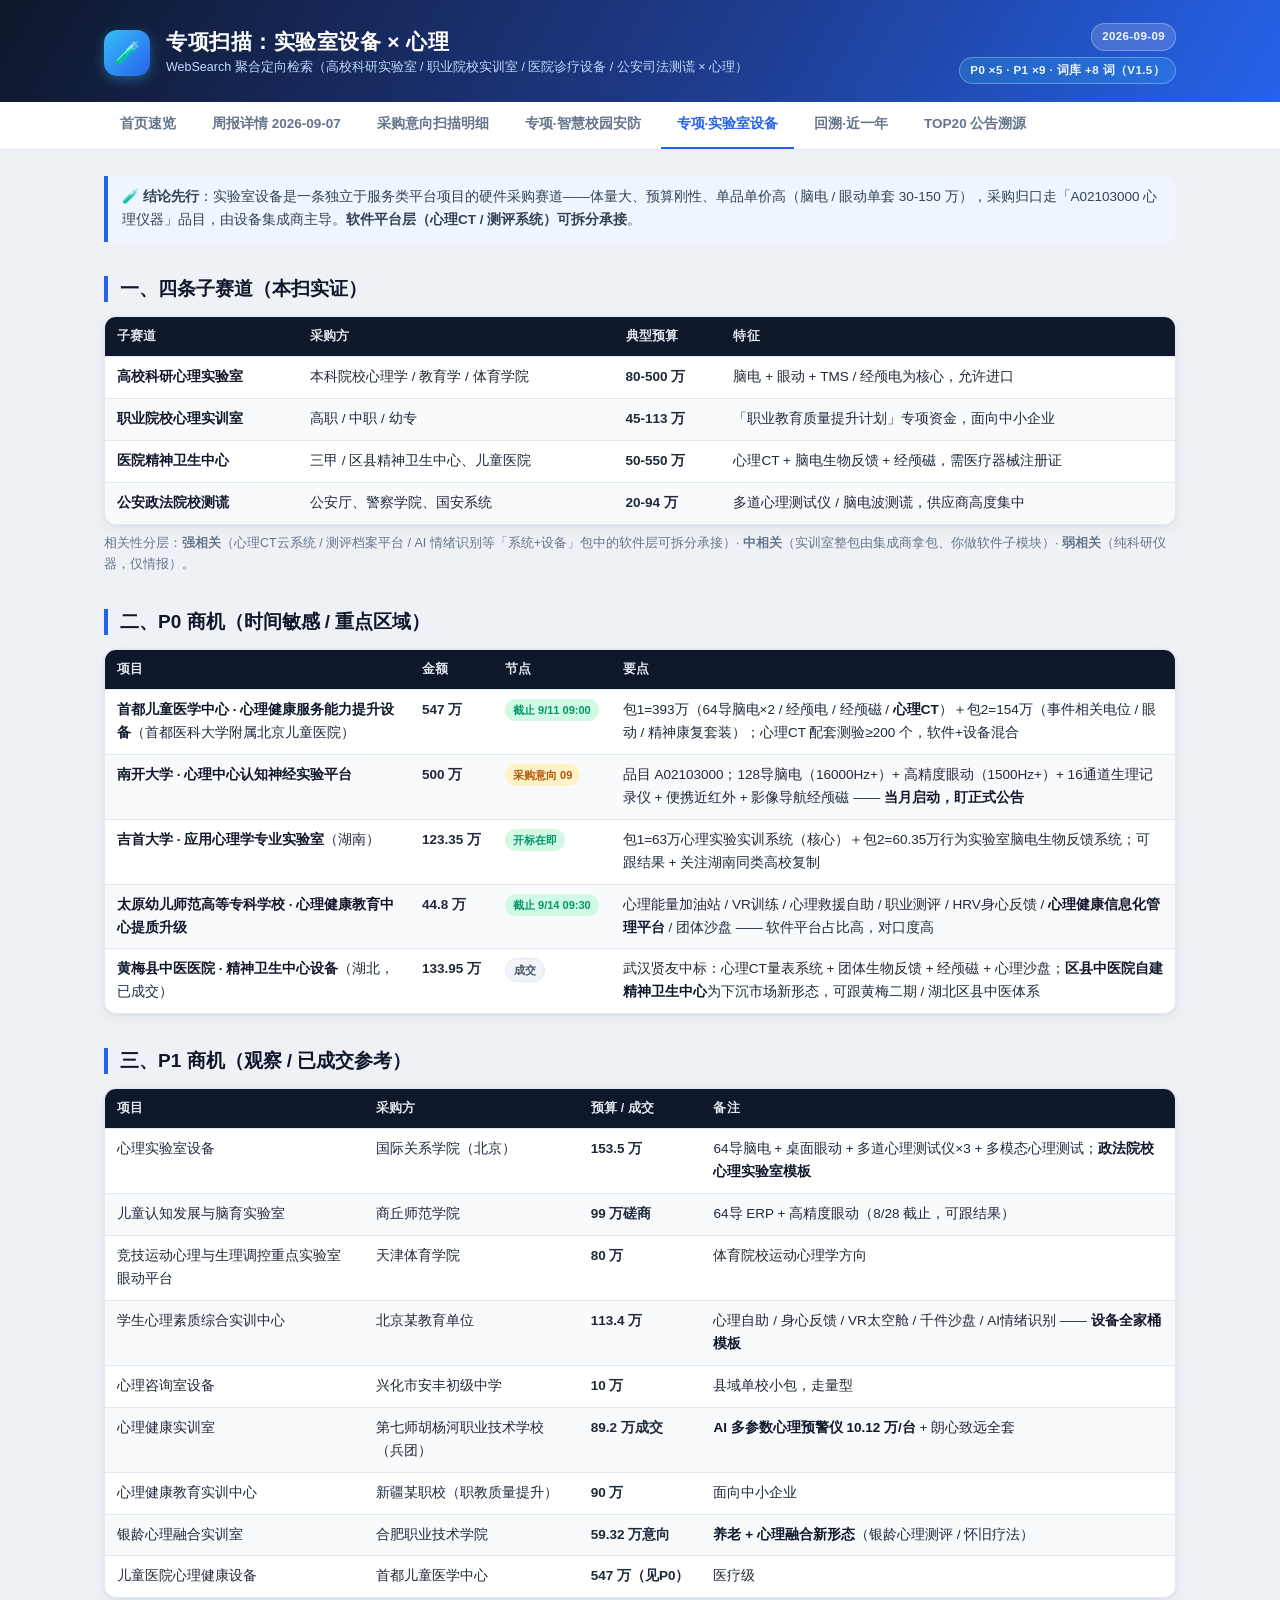
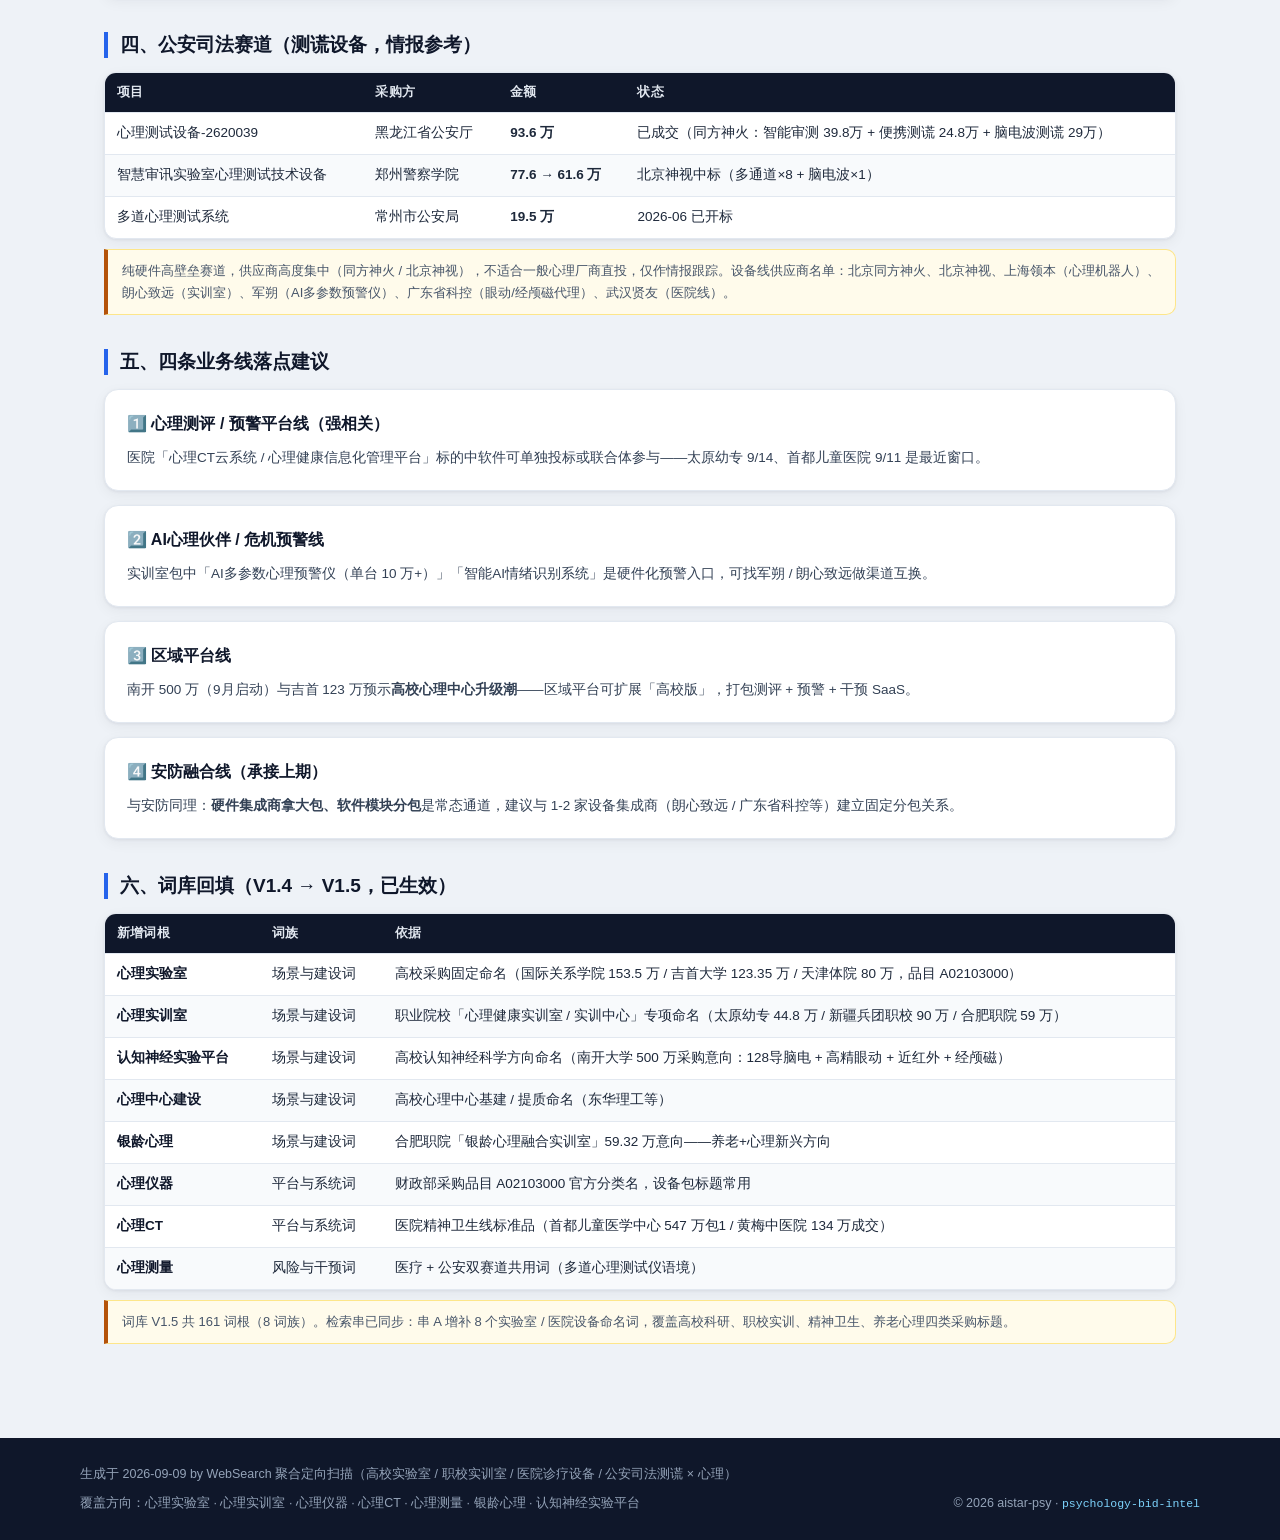
<file: special-lab-2026-09-09.html>
<!DOCTYPE html>
<html lang="zh-CN">
<head>
<meta charset="UTF-8">
<meta name="viewport" content="width=device-width, initial-scale=1.0">
<meta http-equiv="Cache-Control" content="no-cache, no-store, must-revalidate">
<meta http-equiv="Pragma" content="no-cache">
<title>专项扫描：实验室设备 × 心理 · 2026-09-09</title>
<meta name="description" content="实验室设备赛道专项扫描 2026-09-09：高校科研心理实验室 / 职业院校心理实训室 / 精神卫生中心诊疗设备 / 公安司法测谎 四条子赛道实证 + P0/P1 商机 + 词库 V1.5 回填。">
<link rel="stylesheet" href="assets/style.css?v=3">
</head>
<body>

<header class="topbar">
  <div class="topbar-inner">
    <div class="logo">🧪</div>
    <div>
      <h1>专项扫描：实验室设备 × 心理</h1>
      <div class="sub">WebSearch 聚合定向检索（高校科研实验室 / 职业院校实训室 / 医院诊疗设备 / 公安司法测谎 × 心理）</div>
    </div>
    <div class="right">
      <span class="badge">2026-09-09</span><br>
      <span class="badge v">P0 ×5 · P1 ×9 · 词库 +8 词（V1.5）</span>
    </div>
  </div>
</header>

<nav class="subnav">
  <div class="inner">
    <a href="index.html">首页速览</a>
    <a href="2026-09-07.html">周报详情 2026-09-07</a>
    <a href="intents-2026-09-07.html">采购意向扫描明细</a>
    <a href="special-2026-09-09.html">专项·智慧校园安防</a>
    <a href="special-lab-2026-09-09.html" class="on">专项·实验室设备</a>
    <a href="annual-2025-2026.html">回溯·近一年</a>
    <a href="trace-top20-2025-2026.html">TOP20 公告溯源</a>
  </div>
</nav>

<main>

  <section>
    <div class="lead">🧪 <b>结论先行</b>：实验室设备是一条独立于服务类平台项目的硬件采购赛道——体量大、预算刚性、单品单价高（脑电 / 眼动单套 30-150 万），采购归口走「A02103000 心理仪器」品目，由设备集成商主导。<b>软件平台层（心理CT / 测评系统）可拆分承接</b>。</div>
  </section>

  <!-- 子赛道总览 -->
  <section>
    <h2 class="sec">一、四条子赛道（本扫实证）</h2>
    <div class="tbl-wrap">
      <table>
        <thead><tr><th>子赛道</th><th>采购方</th><th>典型预算</th><th>特征</th></tr></thead>
        <tbody>
          <tr><td><b>高校科研心理实验室</b></td><td>本科院校心理学 / 教育学 / 体育学院</td><td class="num">80-500 万</td><td>脑电 + 眼动 + TMS / 经颅电为核心，允许进口</td></tr>
          <tr><td><b>职业院校心理实训室</b></td><td>高职 / 中职 / 幼专</td><td class="num">45-113 万</td><td>「职业教育质量提升计划」专项资金，面向中小企业</td></tr>
          <tr><td><b>医院精神卫生中心</b></td><td>三甲 / 区县精神卫生中心、儿童医院</td><td class="num">50-550 万</td><td>心理CT + 脑电生物反馈 + 经颅磁，需医疗器械注册证</td></tr>
          <tr><td><b>公安政法院校测谎</b></td><td>公安厅、警察学院、国安系统</td><td class="num">20-94 万</td><td>多道心理测试仪 / 脑电波测谎，供应商高度集中</td></tr>
        </tbody>
      </table>
    </div>
    <p style="font-size:12.5px;color:var(--muted);margin-top:8px">相关性分层：<b>强相关</b>（心理CT云系统 / 测评档案平台 / AI 情绪识别等「系统+设备」包中的软件层可拆分承接）· <b>中相关</b>（实训室整包由集成商拿包、你做软件子模块）· <b>弱相关</b>（纯科研仪器，仅情报）。</p>
  </section>

  <!-- P0 -->
  <section>
    <h2 class="sec">二、P0 商机（时间敏感 / 重点区域）</h2>
    <div class="tbl-wrap">
      <table>
        <thead><tr><th>项目</th><th>金额</th><th>节点</th><th>要点</th></tr></thead>
        <tbody>
          <tr><td><b>首都儿童医学中心 · 心理健康服务能力提升设备</b>（首都医科大学附属北京儿童医院）</td><td class="num">547 万</td><td><span class="tag w">截止 9/11 09:00</span></td><td>包1=393万（64导脑电×2 / 经颅电 / 经颅磁 / <b>心理CT</b>）＋包2=154万（事件相关电位 / 眼动 / 精神康复套装）；心理CT 配套测验≥200 个，软件+设备混合</td></tr>
          <tr><td><b>南开大学 · 心理中心认知神经实验平台</b></td><td class="num">500 万</td><td><span class="tag a">采购意向 09</span></td><td>品目 A02103000；128导脑电（16000Hz+）+ 高精度眼动（1500Hz+）+ 16通道生理记录仪 + 便携近红外 + 影像导航经颅磁 —— <b>当月启动，盯正式公告</b></td></tr>
          <tr><td><b>吉首大学 · 应用心理学专业实验室</b>（湖南）</td><td class="num">123.35 万</td><td><span class="tag w">开标在即</span></td><td>包1=63万心理实验实训系统（核心）＋包2=60.35万行为实验室脑电生物反馈系统；可跟结果 + 关注湖南同类高校复制</td></tr>
          <tr><td><b>太原幼儿师范高等专科学校 · 心理健康教育中心提质升级</b></td><td class="num">44.8 万</td><td><span class="tag w">截止 9/14 09:30</span></td><td>心理能量加油站 / VR训练 / 心理救援自助 / 职业测评 / HRV身心反馈 / <b>心理健康信息化管理平台</b> / 团体沙盘 —— 软件平台占比高，对口度高</td></tr>
          <tr><td><b>黄梅县中医医院 · 精神卫生中心设备</b>（湖北，已成交）</td><td class="num">133.95 万</td><td><span class="tag p2">成交</span></td><td>武汉贤友中标：心理CT量表系统 + 团体生物反馈 + 经颅磁 + 心理沙盘；<b>区县中医院自建精神卫生中心</b>为下沉市场新形态，可跟黄梅二期 / 湖北区县中医体系</td></tr>
        </tbody>
      </table>
    </div>
  </section>

  <!-- P1 -->
  <section>
    <h2 class="sec">三、P1 商机（观察 / 已成交参考）</h2>
    <div class="tbl-wrap">
      <table>
        <thead><tr><th>项目</th><th>采购方</th><th>预算 / 成交</th><th>备注</th></tr></thead>
        <tbody>
          <tr><td>心理实验室设备</td><td>国际关系学院（北京）</td><td class="num">153.5 万</td><td>64导脑电 + 桌面眼动 + 多道心理测试仪×3 + 多模态心理测试；<b>政法院校心理实验室模板</b></td></tr>
          <tr><td>儿童认知发展与脑育实验室</td><td>商丘师范学院</td><td class="num">99 万磋商</td><td>64导 ERP + 高精度眼动（8/28 截止，可跟结果）</td></tr>
          <tr><td>竞技运动心理与生理调控重点实验室眼动平台</td><td>天津体育学院</td><td class="num">80 万</td><td>体育院校运动心理学方向</td></tr>
          <tr><td>学生心理素质综合实训中心</td><td>北京某教育单位</td><td class="num">113.4 万</td><td>心理自助 / 身心反馈 / VR太空舱 / 千件沙盘 / AI情绪识别 —— <b>设备全家桶模板</b></td></tr>
          <tr><td>心理咨询室设备</td><td>兴化市安丰初级中学</td><td class="num">10 万</td><td>县域单校小包，走量型</td></tr>
          <tr><td>心理健康实训室</td><td>第七师胡杨河职业技术学校（兵团）</td><td class="num">89.2 万成交</td><td><b>AI 多参数心理预警仪 10.12 万/台</b> + 朗心致远全套</td></tr>
          <tr><td>心理健康教育实训中心</td><td>新疆某职校（职教质量提升）</td><td class="num">90 万</td><td>面向中小企业</td></tr>
          <tr><td>银龄心理融合实训室</td><td>合肥职业技术学院</td><td class="num">59.32 万意向</td><td><b>养老 + 心理融合新形态</b>（银龄心理测评 / 怀旧疗法）</td></tr>
          <tr><td>儿童医院心理健康设备</td><td>首都儿童医学中心</td><td class="num">547 万（见P0）</td><td>医疗级</td></tr>
        </tbody>
      </table>
    </div>
  </section>

  <!-- 公安司法 -->
  <section>
    <h2 class="sec">四、公安司法赛道（测谎设备，情报参考）</h2>
    <div class="tbl-wrap">
      <table>
        <thead><tr><th>项目</th><th>采购方</th><th>金额</th><th>状态</th></tr></thead>
        <tbody>
          <tr><td>心理测试设备-2620039</td><td>黑龙江省公安厅</td><td class="num">93.6 万</td><td>已成交（同方神火：智能审测 39.8万 + 便携测谎 24.8万 + 脑电波测谎 29万）</td></tr>
          <tr><td>智慧审讯实验室心理测试技术设备</td><td>郑州警察学院</td><td class="num">77.6 → 61.6 万</td><td>北京神视中标（多通道×8 + 脑电波×1）</td></tr>
          <tr><td>多道心理测试系统</td><td>常州市公安局</td><td class="num">19.5 万</td><td>2026-06 已开标</td></tr>
        </tbody>
      </table>
    </div>
    <p class="note">纯硬件高壁垒赛道，供应商高度集中（同方神火 / 北京神视），不适合一般心理厂商直投，仅作情报跟踪。设备线供应商名单：北京同方神火、北京神视、上海领本（心理机器人）、朗心致远（实训室）、军朔（AI多参数预警仪）、广东省科控（眼动/经颅磁代理）、武汉贤友（医院线）。</p>
  </section>

  <!-- 打法建议 -->
  <section>
    <h2 class="sec">五、四条业务线落点建议</h2>
    <div class="card" style="margin-bottom:14px">
      <h3 style="margin-top:0">1️⃣ 心理测评 / 预警平台线（强相关）</h3>
      <p style="font-size:13.5px;color:#334155">医院「心理CT云系统 / 心理健康信息化管理平台」标的中软件可单独投标或联合体参与——太原幼专 9/14、首都儿童医院 9/11 是最近窗口。</p>
    </div>
    <div class="card" style="margin-bottom:14px">
      <h3 style="margin-top:0">2️⃣ AI心理伙伴 / 危机预警线</h3>
      <p style="font-size:13.5px;color:#334155">实训室包中「AI多参数心理预警仪（单台 10 万+）」「智能AI情绪识别系统」是硬件化预警入口，可找军朔 / 朗心致远做渠道互换。</p>
    </div>
    <div class="card" style="margin-bottom:14px">
      <h3 style="margin-top:0">3️⃣ 区域平台线</h3>
      <p style="font-size:13.5px;color:#334155">南开 500 万（9月启动）与吉首 123 万预示<b>高校心理中心升级潮</b>——区域平台可扩展「高校版」，打包测评 + 预警 + 干预 SaaS。</p>
    </div>
    <div class="card">
      <h3 style="margin-top:0">4️⃣ 安防融合线（承接上期）</h3>
      <p style="font-size:13.5px;color:#334155">与安防同理：<b>硬件集成商拿大包、软件模块分包</b>是常态通道，建议与 1-2 家设备集成商（朗心致远 / 广东省科控等）建立固定分包关系。</p>
    </div>
  </section>

  <!-- 词库回填 -->
  <section>
    <h2 class="sec">六、词库回填（V1.4 → V1.5，已生效）</h2>
    <div class="tbl-wrap">
      <table>
        <thead><tr><th>新增词根</th><th>词族</th><th>依据</th></tr></thead>
        <tbody>
          <tr><td><b>心理实验室</b></td><td>场景与建设词</td><td>高校采购固定命名（国际关系学院 153.5 万 / 吉首大学 123.35 万 / 天津体院 80 万，品目 A02103000）</td></tr>
          <tr><td><b>心理实训室</b></td><td>场景与建设词</td><td>职业院校「心理健康实训室 / 实训中心」专项命名（太原幼专 44.8 万 / 新疆兵团职校 90 万 / 合肥职院 59 万）</td></tr>
          <tr><td><b>认知神经实验平台</b></td><td>场景与建设词</td><td>高校认知神经科学方向命名（南开大学 500 万采购意向：128导脑电 + 高精眼动 + 近红外 + 经颅磁）</td></tr>
          <tr><td><b>心理中心建设</b></td><td>场景与建设词</td><td>高校心理中心基建 / 提质命名（东华理工等）</td></tr>
          <tr><td><b>银龄心理</b></td><td>场景与建设词</td><td>合肥职院「银龄心理融合实训室」59.32 万意向——养老+心理新兴方向</td></tr>
          <tr><td><b>心理仪器</b></td><td>平台与系统词</td><td>财政部采购品目 A02103000 官方分类名，设备包标题常用</td></tr>
          <tr><td><b>心理CT</b></td><td>平台与系统词</td><td>医院精神卫生线标准品（首都儿童医学中心 547 万包1 / 黄梅中医院 134 万成交）</td></tr>
          <tr><td><b>心理测量</b></td><td>风险与干预词</td><td>医疗 + 公安双赛道共用词（多道心理测试仪语境）</td></tr>
        </tbody>
      </table>
    </div>
    <p class="note">词库 V1.5 共 161 词根（8 词族）。检索串已同步：串 A 增补 8 个实验室 / 医院设备命名词，覆盖高校科研、职校实训、精神卫生、养老心理四类采购标题。</p>
  </section>

</main>

<footer>
  <div class="inner">
    <div>生成于 2026-09-09 by WebSearch 聚合定向扫描（高校实验室 / 职校实训室 / 医院诊疗设备 / 公安司法测谎 × 心理）</div>
    <div>覆盖方向：心理实验室 · 心理实训室 · 心理仪器 · 心理CT · 心理测量 · 银龄心理 · 认知神经实验平台</div>
    <div>© 2026 aistar-psy · <code>psychology-bid-intel</code></div>
  </div>
</footer>

</body>
</html>
</file>
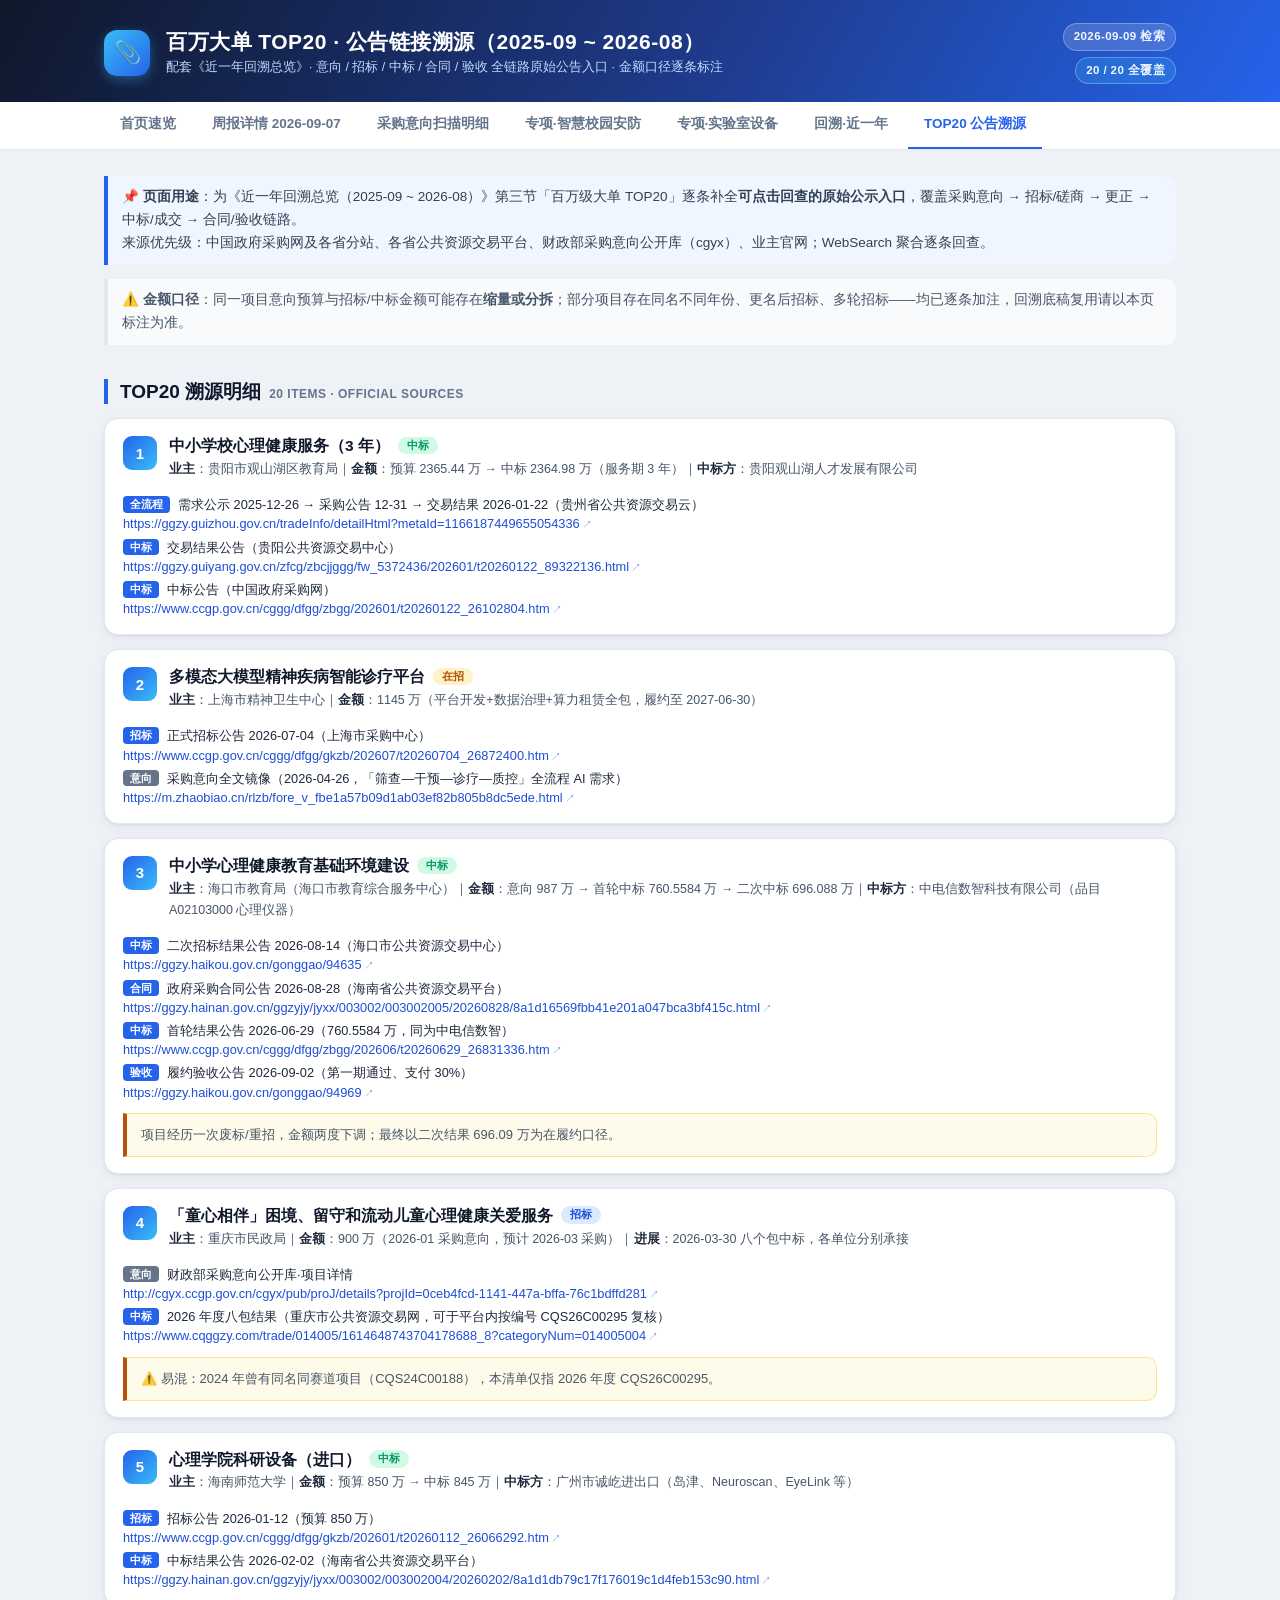
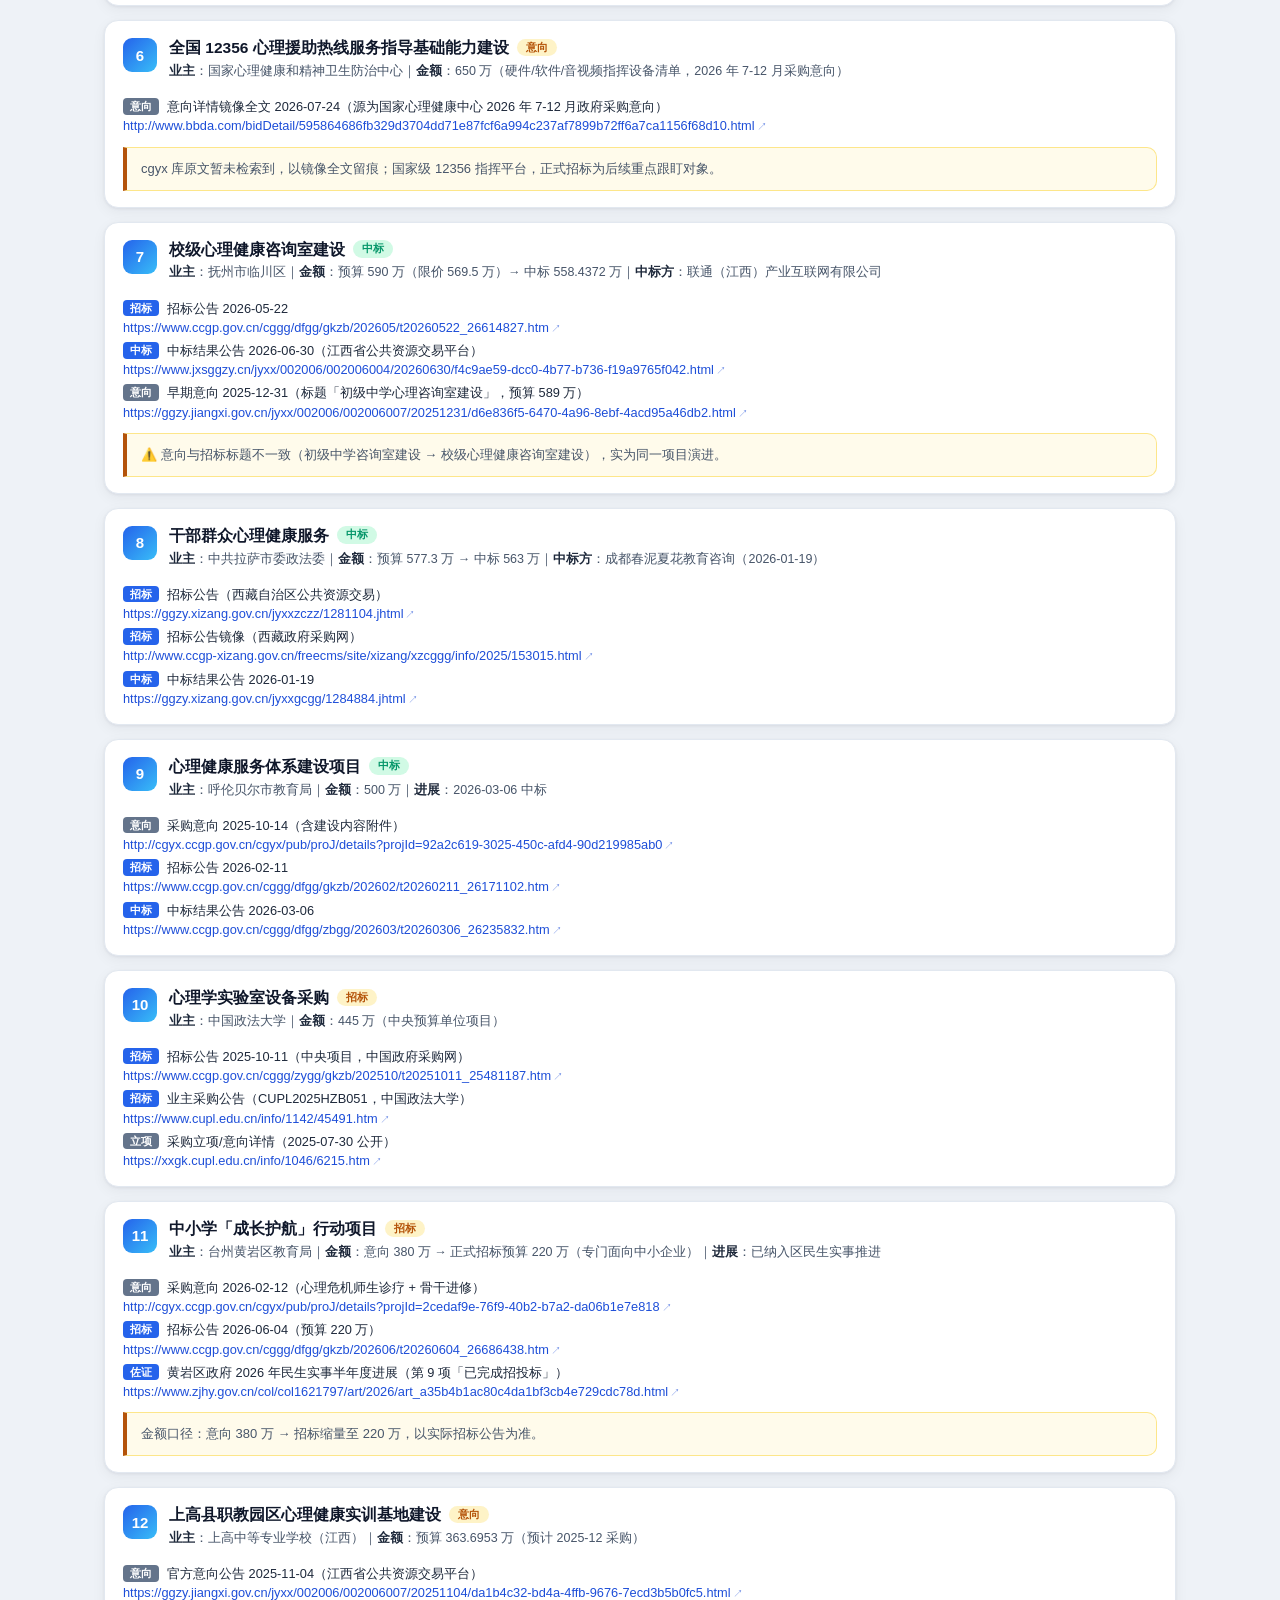
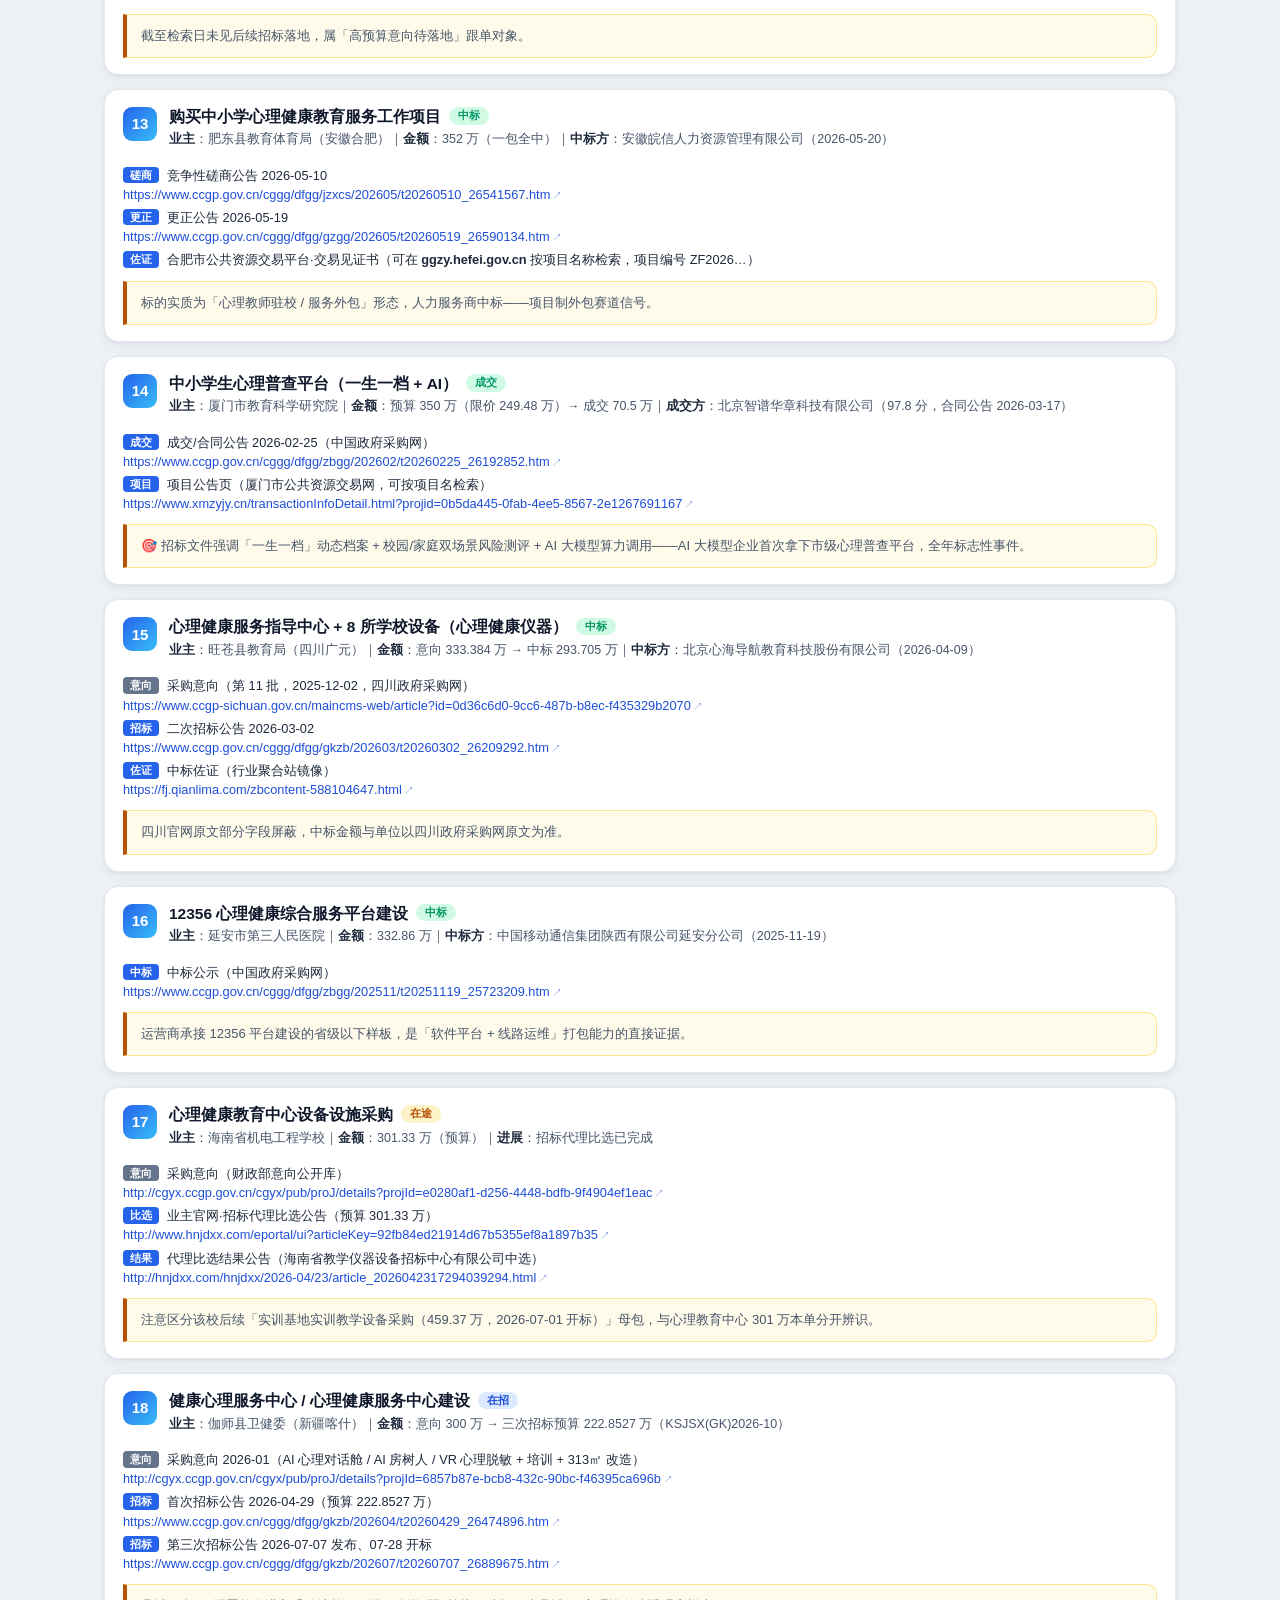
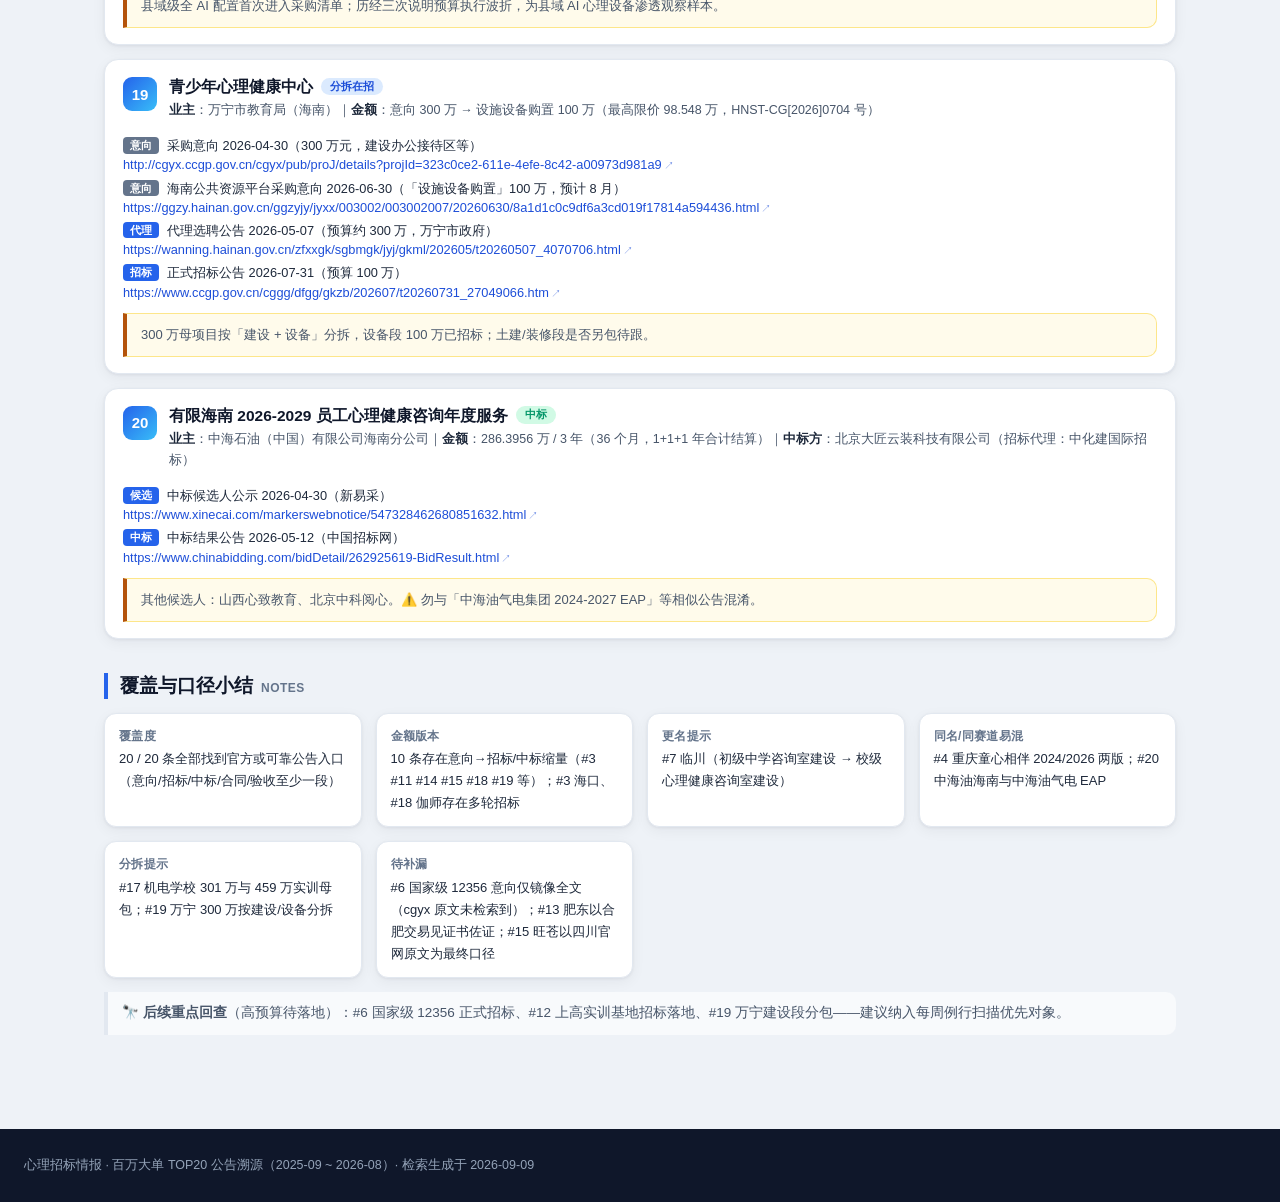
<file: trace-top20-2025-2026.html>
<!DOCTYPE html>
<html lang="zh-CN">
<head>
<meta charset="UTF-8">
<meta name="viewport" content="width=device-width, initial-scale=1.0">
<meta http-equiv="Cache-Control" content="no-cache, no-store, must-revalidate">
<meta http-equiv="Pragma" content="no-cache">
<title>百万大单 TOP20 · 公告链接溯源（2025-09 ~ 2026-08）· 心理招标情报</title>
<meta name="description" content="心理类政府采购百万级大单 TOP20 公告溯源：为近一年回溯总览中的 20 条大单逐条补齐采购意向/招标/中标/合同/验收原始公告链接，标注金额缩量与项目更名口径。">
<link rel="stylesheet" href="assets/style.css?v=3">
<style>
  .itm{display:flex;flex-direction:column;gap:9px;margin-bottom:14px;padding:16px 18px;}
  .itm-hd{display:flex;gap:12px;align-items:flex-start;}
  .no{flex:none;width:34px;height:34px;border-radius:9px;background:linear-gradient(135deg,#2563EB,#38BDF8);color:#fff;
      font-weight:800;font-size:15px;display:flex;align-items:center;justify-content:center;margin-top:1px;}
  .itm h3{margin:0 0 2px;font-size:15.5px;font-weight:800;color:var(--ink);line-height:1.4;}
  .meta{font-size:12.5px;color:#475569;}
  .meta b{color:var(--ink2);}
  .links{list-style:none;margin:6px 0 0;padding:0;display:grid;gap:4px;}
  .links li{font-size:12.8px;line-height:1.5;word-break:break-all;}
  .links .lab{display:inline-block;color:#fff;background:var(--blue);border-radius:4px;font-size:11px;font-weight:700;
      padding:0 7px;margin-right:8px;vertical-align:1px;white-space:nowrap;}
  .links .lab.w{background:var(--muted);}
  .links a{color:var(--blue-d);}
  .links a:hover{text-decoration:underline;}
  a.ext::after{content:"↗";font-size:10px;margin-left:2px;opacity:.65;}
  .st{display:inline-block;font-size:11px;font-weight:700;padding:1px 9px;border-radius:20px;vertical-align:2.5px;margin-left:8px;white-space:nowrap;}
  .st.done{background:var(--green-bg);color:var(--green);}
  .st.will{background:var(--amber-bg);color:var(--amber);}
  .st.todo{background:#DBEAFE;color:#1D4ED8;}
  .note{margin:2px 0 0;}
  .grid4{display:grid;grid-template-columns:repeat(auto-fit,minmax(220px,1fr));gap:14px;}
  .mini{background:var(--card);border:1px solid var(--line);border-radius:12px;padding:12px 14px;box-shadow:var(--shadow);font-size:13px;}
  .mini b{display:block;font-size:12px;color:var(--muted);margin-bottom:2px;letter-spacing:.3px;}
</style>
</head>
<body>

<header class="topbar">
  <div class="topbar-inner">
    <div class="logo">📎</div>
    <div>
      <h1>百万大单 TOP20 · 公告链接溯源（2025-09 ~ 2026-08）</h1>
      <div class="sub">配套《近一年回溯总览》· 意向 / 招标 / 中标 / 合同 / 验收 全链路原始公告入口 · 金额口径逐条标注</div>
    </div>
    <div class="right">
      <span class="badge">2026-09-09 检索</span><br>
      <span class="badge v">20 / 20 全覆盖</span>
    </div>
  </div>
</header>

<nav class="subnav">
  <div class="inner">
    <a href="index.html">首页速览</a>
    <a href="2026-09-07.html">周报详情 2026-09-07</a>
    <a href="intents-2026-09-07.html">采购意向扫描明细</a>
    <a href="special-2026-09-09.html">专项·智慧校园安防</a>
    <a href="special-lab-2026-09-09.html">专项·实验室设备</a>
    <a href="annual-2025-2026.html">回溯·近一年</a>
    <a href="trace-top20-2025-2026.html" class="on">TOP20 公告溯源</a>
  </div>
</nav>

<main>

  <section>
    <div class="lead">📌 <b>页面用途</b>：为《近一年回溯总览（2025-09 ~ 2026-08）》第三节「百万级大单 TOP20」逐条补全<b>可点击回查的原始公示入口</b>，覆盖采购意向 → 招标/磋商 → 更正 → 中标/成交 → 合同/验收链路。<br>
    来源优先级：中国政府采购网及各省分站、各省公共资源交易平台、财政部采购意向公开库（cgyx）、业主官网；WebSearch 聚合逐条回查。</div>
    <div class="lead gray">⚠️ <b>金额口径</b>：同一项目意向预算与招标/中标金额可能存在<b>缩量或分拆</b>；部分项目存在同名不同年份、更名后招标、多轮招标——均已逐条加注，回溯底稿复用请以本页标注为准。</div>
  </section>

  <section>
    <h2 class="sec">TOP20 溯源明细<span class="en">20 ITEMS · OFFICIAL SOURCES</span></h2>

    <div class="card itm">
      <div class="itm-hd"><div class="no">1</div><div>
        <h3>中小学校心理健康服务（3 年）<span class="st done">中标</span></h3>
        <div class="meta"><b>业主</b>：贵阳市观山湖区教育局｜<b>金额</b>：预算 2365.44 万 → 中标 2364.98 万（服务期 3 年）｜<b>中标方</b>：贵阳观山湖人才发展有限公司</div>
      </div></div>
      <ul class="links">
        <li><span class="lab">全流程</span>需求公示 2025-12-26 → 采购公告 12-31 → 交易结果 2026-01-22（贵州省公共资源交易云）<br><a class="ext" href="https://ggzy.guizhou.gov.cn/tradeInfo/detailHtml?metaId=1166187449655054336" target="_blank" rel="noopener">https://ggzy.guizhou.gov.cn/tradeInfo/detailHtml?metaId=1166187449655054336</a></li>
        <li><span class="lab">中标</span>交易结果公告（贵阳公共资源交易中心）<br><a class="ext" href="https://ggzy.guiyang.gov.cn/zfcg/zbcjjggg/fw_5372436/202601/t20260122_89322136.html" target="_blank" rel="noopener">https://ggzy.guiyang.gov.cn/zfcg/zbcjjggg/fw_5372436/202601/t20260122_89322136.html</a></li>
        <li><span class="lab">中标</span>中标公告（中国政府采购网）<br><a class="ext" href="https://www.ccgp.gov.cn/cggg/dfgg/zbgg/202601/t20260122_26102804.htm" target="_blank" rel="noopener">https://www.ccgp.gov.cn/cggg/dfgg/zbgg/202601/t20260122_26102804.htm</a></li>
      </ul>
    </div>

    <div class="card itm">
      <div class="itm-hd"><div class="no">2</div><div>
        <h3>多模态大模型精神疾病智能诊疗平台<span class="st will">在招</span></h3>
        <div class="meta"><b>业主</b>：上海市精神卫生中心｜<b>金额</b>：1145 万（平台开发+数据治理+算力租赁全包，履约至 2027-06-30）</div>
      </div></div>
      <ul class="links">
        <li><span class="lab">招标</span>正式招标公告 2026-07-04（上海市采购中心）<br><a class="ext" href="https://www.ccgp.gov.cn/cggg/dfgg/gkzb/202607/t20260704_26872400.htm" target="_blank" rel="noopener">https://www.ccgp.gov.cn/cggg/dfgg/gkzb/202607/t20260704_26872400.htm</a></li>
        <li><span class="lab w">意向</span>采购意向全文镜像（2026-04-26，「筛查—干预—诊疗—质控」全流程 AI 需求）<br><a class="ext" href="https://m.zhaobiao.cn/rlzb/fore_v_fbe1a57b09d1ab03ef82b805b8dc5ede.html" target="_blank" rel="noopener">https://m.zhaobiao.cn/rlzb/fore_v_fbe1a57b09d1ab03ef82b805b8dc5ede.html</a></li>
      </ul>
    </div>

    <div class="card itm">
      <div class="itm-hd"><div class="no">3</div><div>
        <h3>中小学心理健康教育基础环境建设<span class="st done">中标</span></h3>
        <div class="meta"><b>业主</b>：海口市教育局（海口市教育综合服务中心）｜<b>金额</b>：意向 987 万 → 首轮中标 760.5584 万 → 二次中标 696.088 万｜<b>中标方</b>：中电信数智科技有限公司（品目 A02103000 心理仪器）</div>
      </div></div>
      <ul class="links">
        <li><span class="lab">中标</span>二次招标结果公告 2026-08-14（海口市公共资源交易中心）<br><a class="ext" href="https://ggzy.haikou.gov.cn/gonggao/94635" target="_blank" rel="noopener">https://ggzy.haikou.gov.cn/gonggao/94635</a></li>
        <li><span class="lab">合同</span>政府采购合同公告 2026-08-28（海南省公共资源交易平台）<br><a class="ext" href="https://ggzy.hainan.gov.cn/ggzyjy/jyxx/003002/003002005/20260828/8a1d16569fbb41e201a047bca3bf415c.html" target="_blank" rel="noopener">https://ggzy.hainan.gov.cn/ggzyjy/jyxx/003002/003002005/20260828/8a1d16569fbb41e201a047bca3bf415c.html</a></li>
        <li><span class="lab">中标</span>首轮结果公告 2026-06-29（760.5584 万，同为中电信数智）<br><a class="ext" href="https://www.ccgp.gov.cn/cggg/dfgg/zbgg/202606/t20260629_26831336.htm" target="_blank" rel="noopener">https://www.ccgp.gov.cn/cggg/dfgg/zbgg/202606/t20260629_26831336.htm</a></li>
        <li><span class="lab">验收</span>履约验收公告 2026-09-02（第一期通过、支付 30%）<br><a class="ext" href="https://ggzy.haikou.gov.cn/gonggao/94969" target="_blank" rel="noopener">https://ggzy.haikou.gov.cn/gonggao/94969</a></li>
      </ul>
      <div class="note">项目经历一次废标/重招，金额两度下调；最终以二次结果 696.09 万为在履约口径。</div>
    </div>

    <div class="card itm">
      <div class="itm-hd"><div class="no">4</div><div>
        <h3>「童心相伴」困境、留守和流动儿童心理健康关爱服务<span class="st todo">招标</span></h3>
        <div class="meta"><b>业主</b>：重庆市民政局｜<b>金额</b>：900 万（2026-01 采购意向，预计 2026-03 采购）｜<b>进展</b>：2026-03-30 八个包中标，各单位分别承接</div>
      </div></div>
      <ul class="links">
        <li><span class="lab w">意向</span>财政部采购意向公开库·项目详情<br><a class="ext" href="http://cgyx.ccgp.gov.cn/cgyx/pub/proJ/details?projId=0ceb4fcd-1141-447a-bffa-76c1bdffd281" target="_blank" rel="noopener">http://cgyx.ccgp.gov.cn/cgyx/pub/proJ/details?projId=0ceb4fcd-1141-447a-bffa-76c1bdffd281</a></li>
        <li><span class="lab">中标</span>2026 年度八包结果（重庆市公共资源交易网，可于平台内按编号 CQS26C00295 复核）<br><a class="ext" href="https://www.cqggzy.com/trade/014005/1614648743704178688_8?categoryNum=014005004" target="_blank" rel="noopener">https://www.cqggzy.com/trade/014005/1614648743704178688_8?categoryNum=014005004</a></li>
      </ul>
      <div class="note">⚠️ 易混：2024 年曾有同名同赛道项目（CQS24C00188），本清单仅指 2026 年度 CQS26C00295。</div>
    </div>

    <div class="card itm">
      <div class="itm-hd"><div class="no">5</div><div>
        <h3>心理学院科研设备（进口）<span class="st done">中标</span></h3>
        <div class="meta"><b>业主</b>：海南师范大学｜<b>金额</b>：预算 850 万 → 中标 845 万｜<b>中标方</b>：广州市诚屹进出口（岛津、Neuroscan、EyeLink 等）</div>
      </div></div>
      <ul class="links">
        <li><span class="lab">招标</span>招标公告 2026-01-12（预算 850 万）<br><a class="ext" href="https://www.ccgp.gov.cn/cggg/dfgg/gkzb/202601/t20260112_26066292.htm" target="_blank" rel="noopener">https://www.ccgp.gov.cn/cggg/dfgg/gkzb/202601/t20260112_26066292.htm</a></li>
        <li><span class="lab">中标</span>中标结果公告 2026-02-02（海南省公共资源交易平台）<br><a class="ext" href="https://ggzy.hainan.gov.cn/ggzyjy/jyxx/003002/003002004/20260202/8a1d1db79c17f176019c1d4feb153c90.html" target="_blank" rel="noopener">https://ggzy.hainan.gov.cn/ggzyjy/jyxx/003002/003002004/20260202/8a1d1db79c17f176019c1d4feb153c90.html</a></li>
      </ul>
    </div>

    <div class="card itm">
      <div class="itm-hd"><div class="no">6</div><div>
        <h3>全国 12356 心理援助热线服务指导基础能力建设<span class="st will">意向</span></h3>
        <div class="meta"><b>业主</b>：国家心理健康和精神卫生防治中心｜<b>金额</b>：650 万（硬件/软件/音视频指挥设备清单，2026 年 7-12 月采购意向）</div>
      </div></div>
      <ul class="links">
        <li><span class="lab w">意向</span>意向详情镜像全文 2026-07-24（源为国家心理健康中心 2026 年 7-12 月政府采购意向）<br><a class="ext" href="http://www.bbda.com/bidDetail/595864686fb329d3704dd71e87fcf6a994c237af7899b72ff6a7ca1156f68d10.html" target="_blank" rel="noopener">http://www.bbda.com/bidDetail/595864686fb329d3704dd71e87fcf6a994c237af7899b72ff6a7ca1156f68d10.html</a></li>
      </ul>
      <div class="note">cgyx 库原文暂未检索到，以镜像全文留痕；国家级 12356 指挥平台，正式招标为后续重点跟盯对象。</div>
    </div>

    <div class="card itm">
      <div class="itm-hd"><div class="no">7</div><div>
        <h3>校级心理健康咨询室建设<span class="st done">中标</span></h3>
        <div class="meta"><b>业主</b>：抚州市临川区｜<b>金额</b>：预算 590 万（限价 569.5 万）→ 中标 558.4372 万｜<b>中标方</b>：联通（江西）产业互联网有限公司</div>
      </div></div>
      <ul class="links">
        <li><span class="lab">招标</span>招标公告 2026-05-22<br><a class="ext" href="https://www.ccgp.gov.cn/cggg/dfgg/gkzb/202605/t20260522_26614827.htm" target="_blank" rel="noopener">https://www.ccgp.gov.cn/cggg/dfgg/gkzb/202605/t20260522_26614827.htm</a></li>
        <li><span class="lab">中标</span>中标结果公告 2026-06-30（江西省公共资源交易平台）<br><a class="ext" href="https://www.jxsggzy.cn/jyxx/002006/002006004/20260630/f4c9ae59-dcc0-4b77-b736-f19a9765f042.html" target="_blank" rel="noopener">https://www.jxsggzy.cn/jyxx/002006/002006004/20260630/f4c9ae59-dcc0-4b77-b736-f19a9765f042.html</a></li>
        <li><span class="lab w">意向</span>早期意向 2025-12-31（标题「初级中学心理咨询室建设」，预算 589 万）<br><a class="ext" href="https://ggzy.jiangxi.gov.cn/jyxx/002006/002006007/20251231/d6e836f5-6470-4a96-8ebf-4acd95a46db2.html" target="_blank" rel="noopener">https://ggzy.jiangxi.gov.cn/jyxx/002006/002006007/20251231/d6e836f5-6470-4a96-8ebf-4acd95a46db2.html</a></li>
      </ul>
      <div class="note">⚠️ 意向与招标标题不一致（初级中学咨询室建设 → 校级心理健康咨询室建设），实为同一项目演进。</div>
    </div>

    <div class="card itm">
      <div class="itm-hd"><div class="no">8</div><div>
        <h3>干部群众心理健康服务<span class="st done">中标</span></h3>
        <div class="meta"><b>业主</b>：中共拉萨市委政法委｜<b>金额</b>：预算 577.3 万 → 中标 563 万｜<b>中标方</b>：成都春泥夏花教育咨询（2026-01-19）</div>
      </div></div>
      <ul class="links">
        <li><span class="lab">招标</span>招标公告（西藏自治区公共资源交易）<br><a class="ext" href="https://ggzy.xizang.gov.cn/jyxxzczz/1281104.jhtml" target="_blank" rel="noopener">https://ggzy.xizang.gov.cn/jyxxzczz/1281104.jhtml</a></li>
        <li><span class="lab">招标</span>招标公告镜像（西藏政府采购网）<br><a class="ext" href="http://www.ccgp-xizang.gov.cn/freecms/site/xizang/xzcggg/info/2025/153015.html" target="_blank" rel="noopener">http://www.ccgp-xizang.gov.cn/freecms/site/xizang/xzcggg/info/2025/153015.html</a></li>
        <li><span class="lab">中标</span>中标结果公告 2026-01-19<br><a class="ext" href="https://ggzy.xizang.gov.cn/jyxxgcgg/1284884.jhtml" target="_blank" rel="noopener">https://ggzy.xizang.gov.cn/jyxxgcgg/1284884.jhtml</a></li>
      </ul>
    </div>

    <div class="card itm">
      <div class="itm-hd"><div class="no">9</div><div>
        <h3>心理健康服务体系建设项目<span class="st done">中标</span></h3>
        <div class="meta"><b>业主</b>：呼伦贝尔市教育局｜<b>金额</b>：500 万｜<b>进展</b>：2026-03-06 中标</div>
      </div></div>
      <ul class="links">
        <li><span class="lab w">意向</span>采购意向 2025-10-14（含建设内容附件）<br><a class="ext" href="http://cgyx.ccgp.gov.cn/cgyx/pub/proJ/details?projId=92a2c619-3025-450c-afd4-90d219985ab0" target="_blank" rel="noopener">http://cgyx.ccgp.gov.cn/cgyx/pub/proJ/details?projId=92a2c619-3025-450c-afd4-90d219985ab0</a></li>
        <li><span class="lab">招标</span>招标公告 2026-02-11<br><a class="ext" href="https://www.ccgp.gov.cn/cggg/dfgg/gkzb/202602/t20260211_26171102.htm" target="_blank" rel="noopener">https://www.ccgp.gov.cn/cggg/dfgg/gkzb/202602/t20260211_26171102.htm</a></li>
        <li><span class="lab">中标</span>中标结果公告 2026-03-06<br><a class="ext" href="https://www.ccgp.gov.cn/cggg/dfgg/zbgg/202603/t20260306_26235832.htm" target="_blank" rel="noopener">https://www.ccgp.gov.cn/cggg/dfgg/zbgg/202603/t20260306_26235832.htm</a></li>
      </ul>
    </div>

    <div class="card itm">
      <div class="itm-hd"><div class="no">10</div><div>
        <h3>心理学实验室设备采购<span class="st will">招标</span></h3>
        <div class="meta"><b>业主</b>：中国政法大学｜<b>金额</b>：445 万（中央预算单位项目）</div>
      </div></div>
      <ul class="links">
        <li><span class="lab">招标</span>招标公告 2025-10-11（中央项目，中国政府采购网）<br><a class="ext" href="https://www.ccgp.gov.cn/cggg/zygg/gkzb/202510/t20251011_25481187.htm" target="_blank" rel="noopener">https://www.ccgp.gov.cn/cggg/zygg/gkzb/202510/t20251011_25481187.htm</a></li>
        <li><span class="lab">招标</span>业主采购公告（CUPL2025HZB051，中国政法大学）<br><a class="ext" href="https://www.cupl.edu.cn/info/1142/45491.htm" target="_blank" rel="noopener">https://www.cupl.edu.cn/info/1142/45491.htm</a></li>
        <li><span class="lab w">立项</span>采购立项/意向详情（2025-07-30 公开）<br><a class="ext" href="https://xxgk.cupl.edu.cn/info/1046/6215.htm" target="_blank" rel="noopener">https://xxgk.cupl.edu.cn/info/1046/6215.htm</a></li>
      </ul>
    </div>

    <div class="card itm">
      <div class="itm-hd"><div class="no">11</div><div>
        <h3>中小学「成长护航」行动项目<span class="st will">招标</span></h3>
        <div class="meta"><b>业主</b>：台州黄岩区教育局｜<b>金额</b>：意向 380 万 → 正式招标预算 220 万（专门面向中小企业）｜<b>进展</b>：已纳入区民生实事推进</div>
      </div></div>
      <ul class="links">
        <li><span class="lab w">意向</span>采购意向 2026-02-12（心理危机师生诊疗 + 骨干进修）<br><a class="ext" href="http://cgyx.ccgp.gov.cn/cgyx/pub/proJ/details?projId=2cedaf9e-76f9-40b2-b7a2-da06b1e7e818" target="_blank" rel="noopener">http://cgyx.ccgp.gov.cn/cgyx/pub/proJ/details?projId=2cedaf9e-76f9-40b2-b7a2-da06b1e7e818</a></li>
        <li><span class="lab">招标</span>招标公告 2026-06-04（预算 220 万）<br><a class="ext" href="https://www.ccgp.gov.cn/cggg/dfgg/gkzb/202606/t20260604_26686438.htm" target="_blank" rel="noopener">https://www.ccgp.gov.cn/cggg/dfgg/gkzb/202606/t20260604_26686438.htm</a></li>
        <li><span class="lab">佐证</span>黄岩区政府 2026 年民生实事半年度进展（第 9 项「已完成招投标」）<br><a class="ext" href="https://www.zjhy.gov.cn/col/col1621797/art/2026/art_a35b4b1ac80c4da1bf3cb4e729cdc78d.html" target="_blank" rel="noopener">https://www.zjhy.gov.cn/col/col1621797/art/2026/art_a35b4b1ac80c4da1bf3cb4e729cdc78d.html</a></li>
      </ul>
      <div class="note">金额口径：意向 380 万 → 招标缩量至 220 万，以实际招标公告为准。</div>
    </div>

    <div class="card itm">
      <div class="itm-hd"><div class="no">12</div><div>
        <h3>上高县职教园区心理健康实训基地建设<span class="st will">意向</span></h3>
        <div class="meta"><b>业主</b>：上高中等专业学校（江西）｜<b>金额</b>：预算 363.6953 万（预计 2025-12 采购）</div>
      </div></div>
      <ul class="links">
        <li><span class="lab w">意向</span>官方意向公告 2025-11-04（江西省公共资源交易平台）<br><a class="ext" href="https://ggzy.jiangxi.gov.cn/jyxx/002006/002006007/20251104/da1b4c32-bd4a-4ffb-9676-7ecd3b5b0fc5.html" target="_blank" rel="noopener">https://ggzy.jiangxi.gov.cn/jyxx/002006/002006007/20251104/da1b4c32-bd4a-4ffb-9676-7ecd3b5b0fc5.html</a></li>
      </ul>
      <div class="note">截至检索日未见后续招标落地，属「高预算意向待落地」跟单对象。</div>
    </div>

    <div class="card itm">
      <div class="itm-hd"><div class="no">13</div><div>
        <h3>购买中小学心理健康教育服务工作项目<span class="st done">中标</span></h3>
        <div class="meta"><b>业主</b>：肥东县教育体育局（安徽合肥）｜<b>金额</b>：352 万（一包全中）｜<b>中标方</b>：安徽皖信人力资源管理有限公司（2026-05-20）</div>
      </div></div>
      <ul class="links">
        <li><span class="lab">磋商</span>竞争性磋商公告 2026-05-10<br><a class="ext" href="https://www.ccgp.gov.cn/cggg/dfgg/jzxcs/202605/t20260510_26541567.htm" target="_blank" rel="noopener">https://www.ccgp.gov.cn/cggg/dfgg/jzxcs/202605/t20260510_26541567.htm</a></li>
        <li><span class="lab">更正</span>更正公告 2026-05-19<br><a class="ext" href="https://www.ccgp.gov.cn/cggg/dfgg/gzgg/202605/t20260519_26590134.htm" target="_blank" rel="noopener">https://www.ccgp.gov.cn/cggg/dfgg/gzgg/202605/t20260519_26590134.htm</a></li>
        <li><span class="lab">佐证</span>合肥市公共资源交易平台·交易见证书（可在 <b>ggzy.hefei.gov.cn</b> 按项目名称检索，项目编号 ZF2026…）</li>
      </ul>
      <div class="note">标的实质为「心理教师驻校 / 服务外包」形态，人力服务商中标——项目制外包赛道信号。</div>
    </div>

    <div class="card itm">
      <div class="itm-hd"><div class="no">14</div><div>
        <h3>中小学生心理普查平台（一生一档 + AI）<span class="st done">成交</span></h3>
        <div class="meta"><b>业主</b>：厦门市教育科学研究院｜<b>金额</b>：预算 350 万（限价 249.48 万）→ 成交 70.5 万｜<b>成交方</b>：北京智谱华章科技有限公司（97.8 分，合同公告 2026-03-17）</div>
      </div></div>
      <ul class="links">
        <li><span class="lab">成交</span>成交/合同公告 2026-02-25（中国政府采购网）<br><a class="ext" href="https://www.ccgp.gov.cn/cggg/dfgg/zbgg/202602/t20260225_26192852.htm" target="_blank" rel="noopener">https://www.ccgp.gov.cn/cggg/dfgg/zbgg/202602/t20260225_26192852.htm</a></li>
        <li><span class="lab">项目</span>项目公告页（厦门市公共资源交易网，可按项目名检索）<br><a class="ext" href="https://www.xmzyjy.cn/transactionInfoDetail.html?projid=0b5da445-0fab-4ee5-8567-2e1267691167" target="_blank" rel="noopener">https://www.xmzyjy.cn/transactionInfoDetail.html?projid=0b5da445-0fab-4ee5-8567-2e1267691167</a></li>
      </ul>
      <div class="note">🎯 招标文件强调「一生一档」动态档案 + 校园/家庭双场景风险测评 + AI 大模型算力调用——AI 大模型企业首次拿下市级心理普查平台，全年标志性事件。</div>
    </div>

    <div class="card itm">
      <div class="itm-hd"><div class="no">15</div><div>
        <h3>心理健康服务指导中心 + 8 所学校设备（心理健康仪器）<span class="st done">中标</span></h3>
        <div class="meta"><b>业主</b>：旺苍县教育局（四川广元）｜<b>金额</b>：意向 333.384 万 → 中标 293.705 万｜<b>中标方</b>：北京心海导航教育科技股份有限公司（2026-04-09）</div>
      </div></div>
      <ul class="links">
        <li><span class="lab w">意向</span>采购意向（第 11 批，2025-12-02，四川政府采购网）<br><a class="ext" href="https://www.ccgp-sichuan.gov.cn/maincms-web/article?id=0d36c6d0-9cc6-487b-b8ec-f435329b2070" target="_blank" rel="noopener">https://www.ccgp-sichuan.gov.cn/maincms-web/article?id=0d36c6d0-9cc6-487b-b8ec-f435329b2070</a></li>
        <li><span class="lab">招标</span>二次招标公告 2026-03-02<br><a class="ext" href="https://www.ccgp.gov.cn/cggg/dfgg/gkzb/202603/t20260302_26209292.htm" target="_blank" rel="noopener">https://www.ccgp.gov.cn/cggg/dfgg/gkzb/202603/t20260302_26209292.htm</a></li>
        <li><span class="lab">佐证</span>中标佐证（行业聚合站镜像）<br><a class="ext" href="https://fj.qianlima.com/zbcontent-588104647.html" target="_blank" rel="noopener">https://fj.qianlima.com/zbcontent-588104647.html</a></li>
      </ul>
      <div class="note">四川官网原文部分字段屏蔽，中标金额与单位以四川政府采购网原文为准。</div>
    </div>

    <div class="card itm">
      <div class="itm-hd"><div class="no">16</div><div>
        <h3>12356 心理健康综合服务平台建设<span class="st done">中标</span></h3>
        <div class="meta"><b>业主</b>：延安市第三人民医院｜<b>金额</b>：332.86 万｜<b>中标方</b>：中国移动通信集团陕西有限公司延安分公司（2025-11-19）</div>
      </div></div>
      <ul class="links">
        <li><span class="lab">中标</span>中标公示（中国政府采购网）<br><a class="ext" href="https://www.ccgp.gov.cn/cggg/dfgg/zbgg/202511/t20251119_25723209.htm" target="_blank" rel="noopener">https://www.ccgp.gov.cn/cggg/dfgg/zbgg/202511/t20251119_25723209.htm</a></li>
      </ul>
      <div class="note">运营商承接 12356 平台建设的省级以下样板，是「软件平台 + 线路运维」打包能力的直接证据。</div>
    </div>

    <div class="card itm">
      <div class="itm-hd"><div class="no">17</div><div>
        <h3>心理健康教育中心设备设施采购<span class="st will">在途</span></h3>
        <div class="meta"><b>业主</b>：海南省机电工程学校｜<b>金额</b>：301.33 万（预算）｜<b>进展</b>：招标代理比选已完成</div>
      </div></div>
      <ul class="links">
        <li><span class="lab w">意向</span>采购意向（财政部意向公开库）<br><a class="ext" href="http://cgyx.ccgp.gov.cn/cgyx/pub/proJ/details?projId=e0280af1-d256-4448-bdfb-9f4904ef1eac" target="_blank" rel="noopener">http://cgyx.ccgp.gov.cn/cgyx/pub/proJ/details?projId=e0280af1-d256-4448-bdfb-9f4904ef1eac</a></li>
        <li><span class="lab">比选</span>业主官网·招标代理比选公告（预算 301.33 万）<br><a class="ext" href="http://www.hnjdxx.com/eportal/ui?articleKey=92fb84ed21914d67b5355ef8a1897b35" target="_blank" rel="noopener">http://www.hnjdxx.com/eportal/ui?articleKey=92fb84ed21914d67b5355ef8a1897b35</a></li>
        <li><span class="lab">结果</span>代理比选结果公告（海南省教学仪器设备招标中心有限公司中选）<br><a class="ext" href="http://hnjdxx.com/hnjdxx/2026-04/23/article_2026042317294039294.html" target="_blank" rel="noopener">http://hnjdxx.com/hnjdxx/2026-04/23/article_2026042317294039294.html</a></li>
      </ul>
      <div class="note">注意区分该校后续「实训基地实训教学设备采购（459.37 万，2026-07-01 开标）」母包，与心理教育中心 301 万本单分开辨识。</div>
    </div>

    <div class="card itm">
      <div class="itm-hd"><div class="no">18</div><div>
        <h3>健康心理服务中心 / 心理健康服务中心建设<span class="st todo">在招</span></h3>
        <div class="meta"><b>业主</b>：伽师县卫健委（新疆喀什）｜<b>金额</b>：意向 300 万 → 三次招标预算 222.8527 万（KSJSX(GK)2026-10）</div>
      </div></div>
      <ul class="links">
        <li><span class="lab w">意向</span>采购意向 2026-01（AI 心理对话舱 / AI 房树人 / VR 心理脱敏 + 培训 + 313㎡ 改造）<br><a class="ext" href="http://cgyx.ccgp.gov.cn/cgyx/pub/proJ/details?projId=6857b87e-bcb8-432c-90bc-f46395ca696b" target="_blank" rel="noopener">http://cgyx.ccgp.gov.cn/cgyx/pub/proJ/details?projId=6857b87e-bcb8-432c-90bc-f46395ca696b</a></li>
        <li><span class="lab">招标</span>首次招标公告 2026-04-29（预算 222.8527 万）<br><a class="ext" href="https://www.ccgp.gov.cn/cggg/dfgg/gkzb/202604/t20260429_26474896.htm" target="_blank" rel="noopener">https://www.ccgp.gov.cn/cggg/dfgg/gkzb/202604/t20260429_26474896.htm</a></li>
        <li><span class="lab">招标</span>第三次招标公告 2026-07-07 发布、07-28 开标<br><a class="ext" href="https://www.ccgp.gov.cn/cggg/dfgg/gkzb/202607/t20260707_26889675.htm" target="_blank" rel="noopener">https://www.ccgp.gov.cn/cggg/dfgg/gkzb/202607/t20260707_26889675.htm</a></li>
      </ul>
      <div class="note">县域级全 AI 配置首次进入采购清单；历经三次说明预算执行波折，为县域 AI 心理设备渗透观察样本。</div>
    </div>

    <div class="card itm">
      <div class="itm-hd"><div class="no">19</div><div>
        <h3>青少年心理健康中心<span class="st todo">分拆在招</span></h3>
        <div class="meta"><b>业主</b>：万宁市教育局（海南）｜<b>金额</b>：意向 300 万 → 设施设备购置 100 万（最高限价 98.548 万，HNST-CG[2026]0704 号）</div>
      </div></div>
      <ul class="links">
        <li><span class="lab w">意向</span>采购意向 2026-04-30（300 万元，建设办公接待区等）<br><a class="ext" href="http://cgyx.ccgp.gov.cn/cgyx/pub/proJ/details?projId=323c0ce2-611e-4efe-8c42-a00973d981a9" target="_blank" rel="noopener">http://cgyx.ccgp.gov.cn/cgyx/pub/proJ/details?projId=323c0ce2-611e-4efe-8c42-a00973d981a9</a></li>
        <li><span class="lab w">意向</span>海南公共资源平台采购意向 2026-06-30（「设施设备购置」100 万，预计 8 月）<br><a class="ext" href="https://ggzy.hainan.gov.cn/ggzyjy/jyxx/003002/003002007/20260630/8a1d1c0c9df6a3cd019f17814a594436.html" target="_blank" rel="noopener">https://ggzy.hainan.gov.cn/ggzyjy/jyxx/003002/003002007/20260630/8a1d1c0c9df6a3cd019f17814a594436.html</a></li>
        <li><span class="lab">代理</span>代理选聘公告 2026-05-07（预算约 300 万，万宁市政府）<br><a class="ext" href="https://wanning.hainan.gov.cn/zfxxgk/sgbmgk/jyj/gkml/202605/t20260507_4070706.html" target="_blank" rel="noopener">https://wanning.hainan.gov.cn/zfxxgk/sgbmgk/jyj/gkml/202605/t20260507_4070706.html</a></li>
        <li><span class="lab">招标</span>正式招标公告 2026-07-31（预算 100 万）<br><a class="ext" href="https://www.ccgp.gov.cn/cggg/dfgg/gkzb/202607/t20260731_27049066.htm" target="_blank" rel="noopener">https://www.ccgp.gov.cn/cggg/dfgg/gkzb/202607/t20260731_27049066.htm</a></li>
      </ul>
      <div class="note">300 万母项目按「建设 + 设备」分拆，设备段 100 万已招标；土建/装修段是否另包待跟。</div>
    </div>

    <div class="card itm">
      <div class="itm-hd"><div class="no">20</div><div>
        <h3>有限海南 2026-2029 员工心理健康咨询年度服务<span class="st done">中标</span></h3>
        <div class="meta"><b>业主</b>：中海石油（中国）有限公司海南分公司｜<b>金额</b>：286.3956 万 / 3 年（36 个月，1+1+1 年合计结算）｜<b>中标方</b>：北京大匠云装科技有限公司（招标代理：中化建国际招标）</div>
      </div></div>
      <ul class="links">
        <li><span class="lab">候选</span>中标候选人公示 2026-04-30（新易采）<br><a class="ext" href="https://www.xinecai.com/markerswebnotice/547328462680851632.html" target="_blank" rel="noopener">https://www.xinecai.com/markerswebnotice/547328462680851632.html</a></li>
        <li><span class="lab">中标</span>中标结果公告 2026-05-12（中国招标网）<br><a class="ext" href="https://www.chinabidding.com/bidDetail/262925619-BidResult.html" target="_blank" rel="noopener">https://www.chinabidding.com/bidDetail/262925619-BidResult.html</a></li>
      </ul>
      <div class="note">其他候选人：山西心致教育、北京中科阅心。⚠️ 勿与「中海油气电集团 2024-2027 EAP」等相似公告混淆。</div>
    </div>

  </section>

  <!-- 覆盖与口径小结 -->
  <section>
    <h2 class="sec">覆盖与口径小结<span class="en">NOTES</span></h2>
    <div class="grid4">
      <div class="mini"><b>覆盖度</b>20 / 20 条全部找到官方或可靠公告入口（意向/招标/中标/合同/验收至少一段）</div>
      <div class="mini"><b>金额版本</b>10 条存在意向→招标/中标缩量（#3 #11 #14 #15 #18 #19 等）；#3 海口、#18 伽师存在多轮招标</div>
      <div class="mini"><b>更名提示</b>#7 临川（初级中学咨询室建设 → 校级心理健康咨询室建设）</div>
      <div class="mini"><b>同名/同赛道易混</b>#4 重庆童心相伴 2024/2026 两版；#20 中海油海南与中海油气电 EAP</div>
      <div class="mini"><b>分拆提示</b>#17 机电学校 301 万与 459 万实训母包；#19 万宁 300 万按建设/设备分拆</div>
      <div class="mini"><b>待补漏</b>#6 国家级 12356 意向仅镜像全文（cgyx 原文未检索到）；#13 肥东以合肥交易见证书佐证；#15 旺苍以四川官网原文为最终口径</div>
    </div>
    <div class="lead gray" style="margin-top:14px">🔭 <b>后续重点回查</b>（高预算待落地）：#6 国家级 12356 正式招标、#12 上高实训基地招标落地、#19 万宁建设段分包——建议纳入每周例行扫描优先对象。</div>
  </section>

</main>

<footer>
  <div>心理招标情报 · 百万大单 TOP20 公告溯源（2025-09 ~ 2026-08）· 检索生成于 2026-09-09</div>
</footer>

</body>
</html>
</file>
<file: assets/style.css>
:root{
  --blue:#2563EB; --blue-d:#1D4ED8; --sky:#38BDF8; --ink:#0F172A;
  --ink2:#1E293B; --paper:#EEF2F7; --card:#FFFFFF; --line:#E2E8F0;
  --muted:#64748B; --red:#DC2626; --red-bg:#FEE2E2; --green:#059669;
  --green-bg:#D1FAE5; --amber:#B45309; --amber-bg:#FEF3C7; --violet:#7C3AED;
  --radius:14px; --shadow:0 1px 3px rgba(15,23,42,.06),0 4px 14px rgba(15,23,42,.05);
}
*{box-sizing:border-box;margin:0;padding:0}
html{-webkit-text-size-adjust:100%}
body{font-family:-apple-system,BlinkMacSystemFont,"PingFang SC","Hiragino Sans GB","Microsoft YaHei","Segoe UI",sans-serif;
     background:var(--paper); color:var(--ink2); font-size:15px; line-height:1.7;}
a{color:var(--blue); text-decoration:none}
a:hover{text-decoration:underline}

/* ===== 顶栏 ===== */
.topbar{background:linear-gradient(120deg,#0F172A 0%,#1E3A8A 55%,#2563EB 100%); color:#fff;}
.topbar-inner{max-width:1120px;margin:0 auto;padding:22px 24px 18px;display:flex;align-items:center;gap:16px;flex-wrap:wrap;}
.logo{width:46px;height:46px;border-radius:13px;background:linear-gradient(135deg,#38BDF8,#2563EB);
      display:flex;align-items:center;justify-content:center;font-size:22px;flex:none;box-shadow:0 4px 12px rgba(56,189,248,.35);}
.topbar h1{font-size:21px;font-weight:800;letter-spacing:.5px;line-height:1.3;}
.topbar .sub{font-size:12.5px;color:#BFDBFE;margin-top:2px;}
.topbar .right{margin-left:auto;text-align:right;}
.badge{display:inline-block;font-size:11.5px;font-weight:700;padding:3px 10px;border-radius:20px;background:rgba(255,255,255,.16);
       border:1px solid rgba(255,255,255,.28); color:#EFF6FF; letter-spacing:.4px;}
.badge.v{margin-top:6px;background:rgba(56,189,248,.22);}
nav.subnav{background:#fff;border-bottom:1px solid var(--line);}
nav.subnav .inner{max-width:1120px;margin:0 auto;padding:0 24px;display:flex;gap:4px;overflow-x:auto;}
nav.subnav a{display:inline-block;padding:11px 16px;font-size:13.5px;font-weight:600;color:var(--muted);border-bottom:2.5px solid transparent;white-space:nowrap;}
nav.subnav a:hover{color:var(--blue);text-decoration:none;}
nav.subnav a.on{color:var(--blue);border-color:var(--blue);}

/* ===== 主容器 ===== */
main{max-width:1120px;margin:0 auto;padding:26px 24px 60px;}
section{margin-bottom:34px;}
h2.sec{font-size:19px;font-weight:800;color:var(--ink);margin-bottom:14px;padding-left:12px;
       border-left:4px solid var(--blue); line-height:1.35;}
h2.sec .en{font-size:12px;color:var(--muted);font-weight:600;margin-left:8px;letter-spacing:.5px;}
h3{font-size:16px;font-weight:700;color:var(--ink);margin:18px 0 10px;}

/* ===== KPI 卡 ===== */
.kpis{display:grid;grid-template-columns:repeat(auto-fit,minmax(200px,1fr));gap:14px;}
.kpi{background:var(--card);border:1px solid var(--line);border-radius:var(--radius);padding:16px 18px;box-shadow:var(--shadow);}
.kpi .k{font-size:12px;color:var(--muted);font-weight:600;letter-spacing:.3px;}
.kpi .v{font-size:30px;font-weight:800;color:var(--ink);margin-top:2px;line-height:1.2;}
.kpi .v small{font-size:14px;font-weight:700;color:var(--muted);}
.kpi .d{font-size:12px;color:var(--muted);margin-top:4px;}
.kpi.blue{background:linear-gradient(135deg,#EFF6FF,#F0FDFA);border-color:#BFDBFE;}
.kpi.blue .v{color:var(--blue-d);}

/* ===== 卡片 ===== */
.card{background:var(--card);border:1px solid var(--line);border-radius:var(--radius);padding:20px 22px;box-shadow:var(--shadow);}
.lead{border-left:4px solid var(--blue);background:#EFF6FF;padding:10px 14px;border-radius:0 10px 10px 0;font-size:13.5px;color:#334155;margin-bottom:14px;}
.lead.gray{background:#F8FAFC;border-color:var(--line);color:#475569;}

/* ===== 头条列表 ===== */
.tlist{list-style:none;counter-reset:t;}
.tlist li{counter-increment:t;background:var(--card);border:1px solid var(--line);border-radius:12px;
          padding:13px 16px 13px 54px;position:relative;margin-bottom:10px;box-shadow:var(--shadow);}
.tlist li::before{content:counter(t);position:absolute;left:14px;top:50%;transform:translateY(-50%);
   width:26px;height:26px;border-radius:8px;background:linear-gradient(135deg,#2563EB,#38BDF8);color:#fff;
   font-weight:800;font-size:13px;display:flex;align-items:center;justify-content:center;}
.tlist b{color:var(--ink);}

/* ===== 表格 ===== */
.tbl-wrap{overflow-x:auto;border:1px solid var(--line);border-radius:12px;box-shadow:var(--shadow);background:#fff;}
table{width:100%;border-collapse:collapse;font-size:13.5px;min-width:760px;}
thead th{background:#0F172A;color:#E2E8F0;font-size:12.5px;font-weight:700;text-align:left;
         padding:9px 12px;white-space:nowrap;letter-spacing:.2px;}
thead th.n{width:34px;}
tbody td{padding:9px 12px;border-top:1px solid var(--line);vertical-align:top;}
tbody tr:nth-child(even){background:#F8FAFC;}
tbody tr:hover{background:#EFF6FF;}
td.num{white-space:nowrap;font-variant-numeric:tabular-nums;font-weight:600;}
td.muted{color:var(--muted);}
td b{color:var(--ink);}
.tag{display:inline-block;font-size:11px;font-weight:700;padding:1.5px 8px;border-radius:20px;white-space:nowrap;}
.tag.p0{background:var(--red-bg);color:var(--red);}
.tag.p1{background:#DBEAFE;color:#1D4ED8;}
.tag.p2{background:#F1F5F9;color:#475569;border:1px solid var(--line);}
.tag.w{background:var(--green-bg);color:var(--green);}
.tag.a{background:var(--amber-bg);color:var(--amber);}
.tag.b{background:#EDE9FE;color:var(--violet);}

/* ===== 列表 ===== */
ul.dots{margin:6px 0 6px 2px;list-style:none;}
ul.dots li{padding:5px 0 5px 22px;position:relative;}
ul.dots li::before{content:"";position:absolute;left:4px;top:13px;width:7px;height:7px;border-radius:50%;
   background:linear-gradient(135deg,#2563EB,#38BDF8);}
ul.dots b{color:var(--ink);}
ul.plain{list-style:none;}
ul.plain li{padding:4px 0;}

/* ===== 代码块 ===== */
pre.code{background:#0F172A;color:#BAE6FD;border-radius:12px;padding:16px 18px;font-size:12.5px;line-height:1.55;
   font-family:ui-monospace,SFMono-Regular,Menlo,Consolas,"Courier New",monospace;overflow-x:auto;}
pre.code .cm{color:#64748B;}
.note{font-size:13px;color:#475569;background:#FFFBEB;border:1px solid #FDE68A;border-left:4px solid var(--amber);
      border-radius:0 10px 10px 0;padding:10px 14px;margin:10px 0;}

/* ===== 归档 ===== */
.archives{display:grid;gap:12px;}
.arc{background:var(--card);border:1px solid var(--line);border-radius:12px;padding:14px 18px;
     display:flex;align-items:center;gap:14px;box-shadow:var(--shadow);}
.arc .date{font-size:12px;font-weight:800;color:#fff;background:var(--blue);border-radius:9px;
   padding:8px 10px;text-align:center;line-height:1.2;flex:none;min-width:64px;}
.arc .date small{display:block;font-size:9.5px;font-weight:600;opacity:.85;}
.arc .t{font-weight:700;color:var(--ink);}
.arc .s{font-size:12.5px;color:var(--muted);}
.arc.soon{opacity:.72;border-style:dashed;}
.arc.soon .date{background:#94A3B8;}

/* ===== 页脚 ===== */
footer{background:#0F172A;color:#94A3B8;font-size:12.5px;padding:26px 24px;}
footer .inner{max-width:1120px;margin:0 auto;display:flex;flex-wrap:wrap;gap:8px 22px;justify-content:space-between;}
footer code{font-family:ui-monospace,Menlo,Consolas,monospace;color:#7DD3FC;font-size:11.5px;}

@media(max-width:640px){main{padding:18px 14px 50px} .topbar-inner{padding:16px 16px 14px} }
</file>
